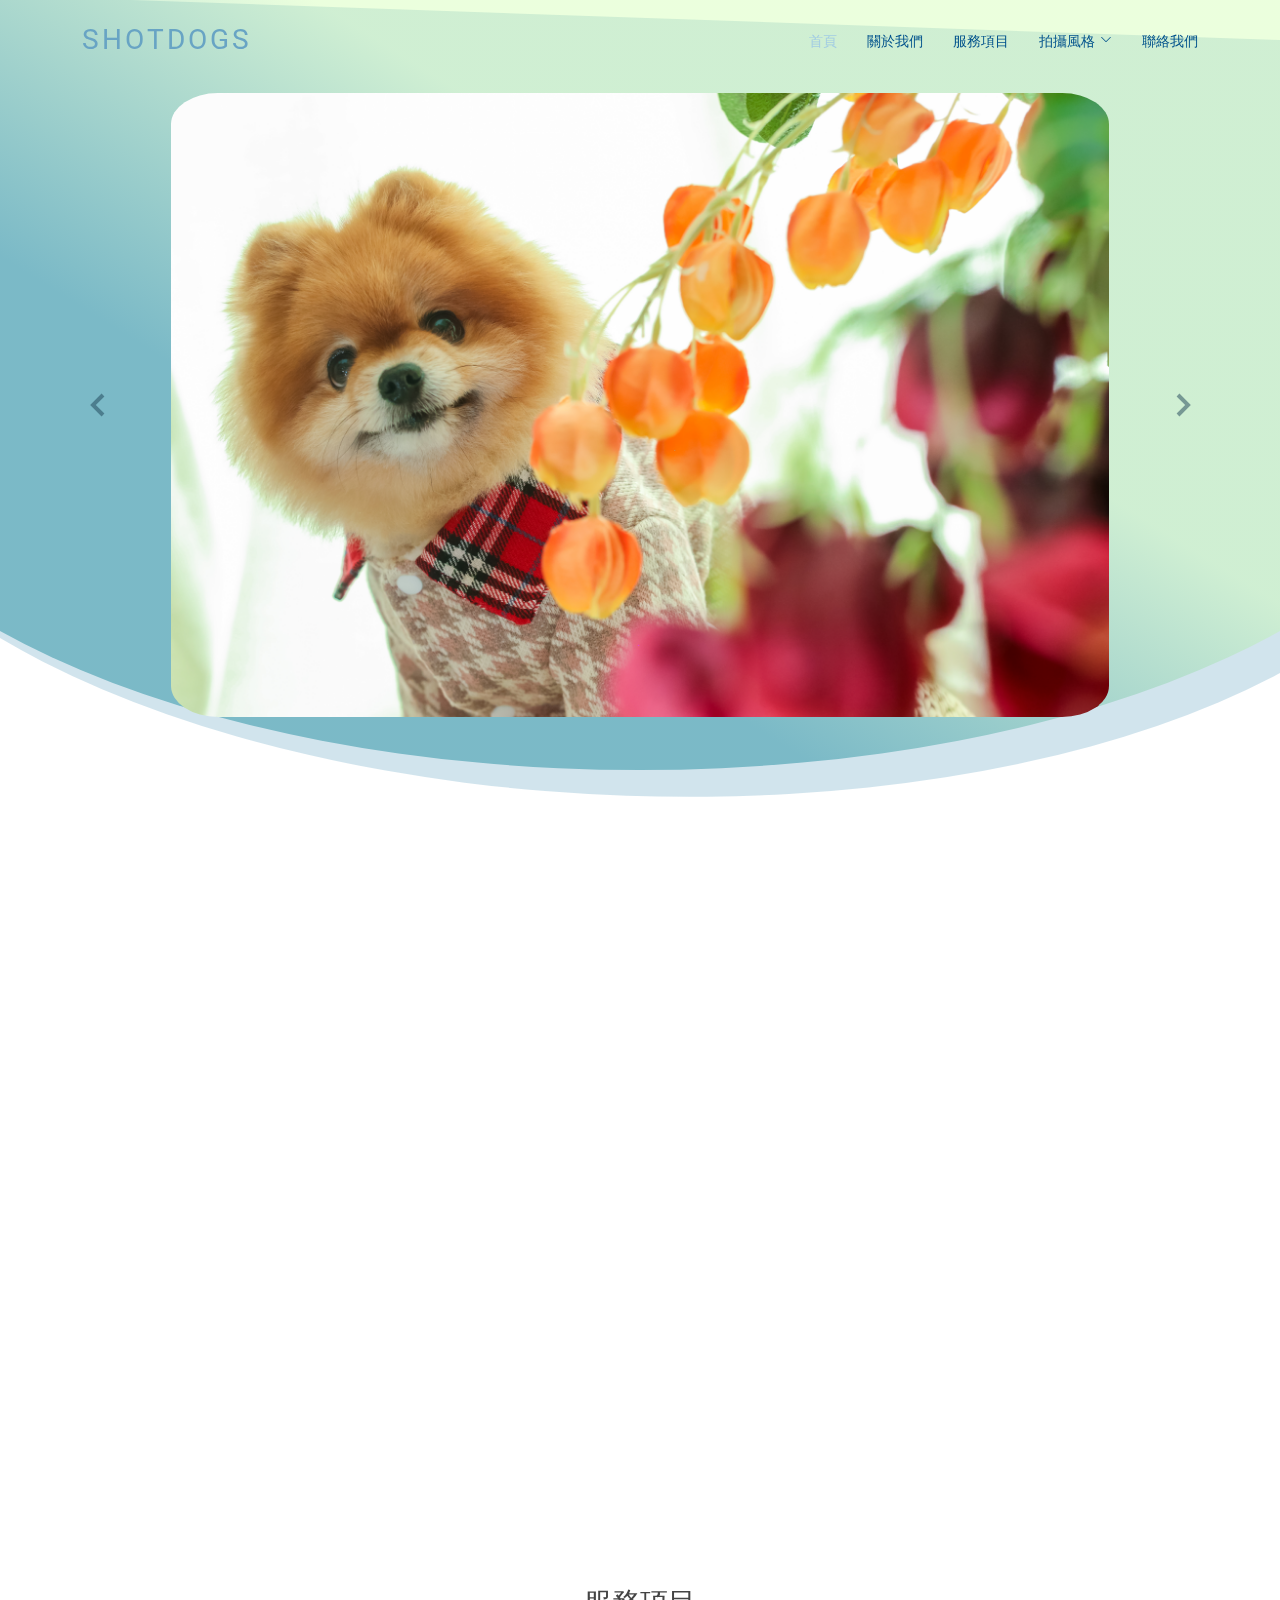
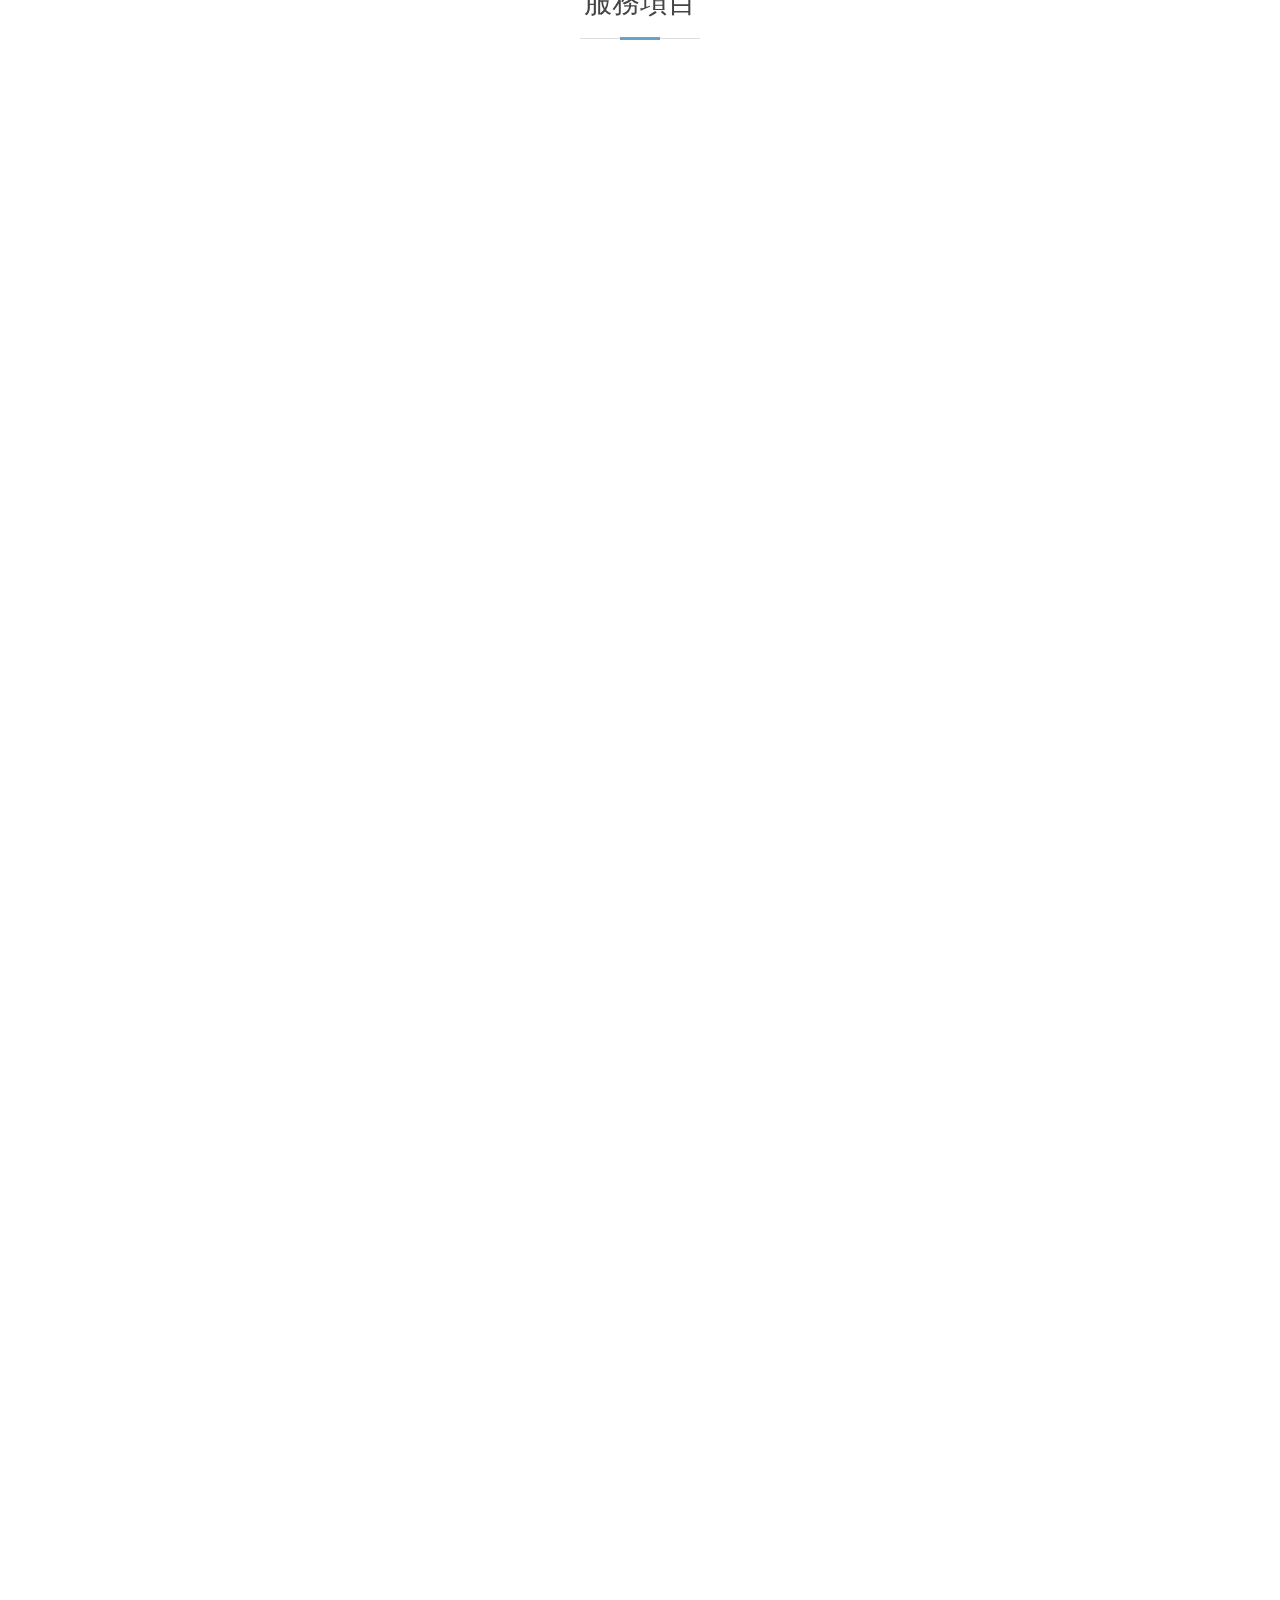
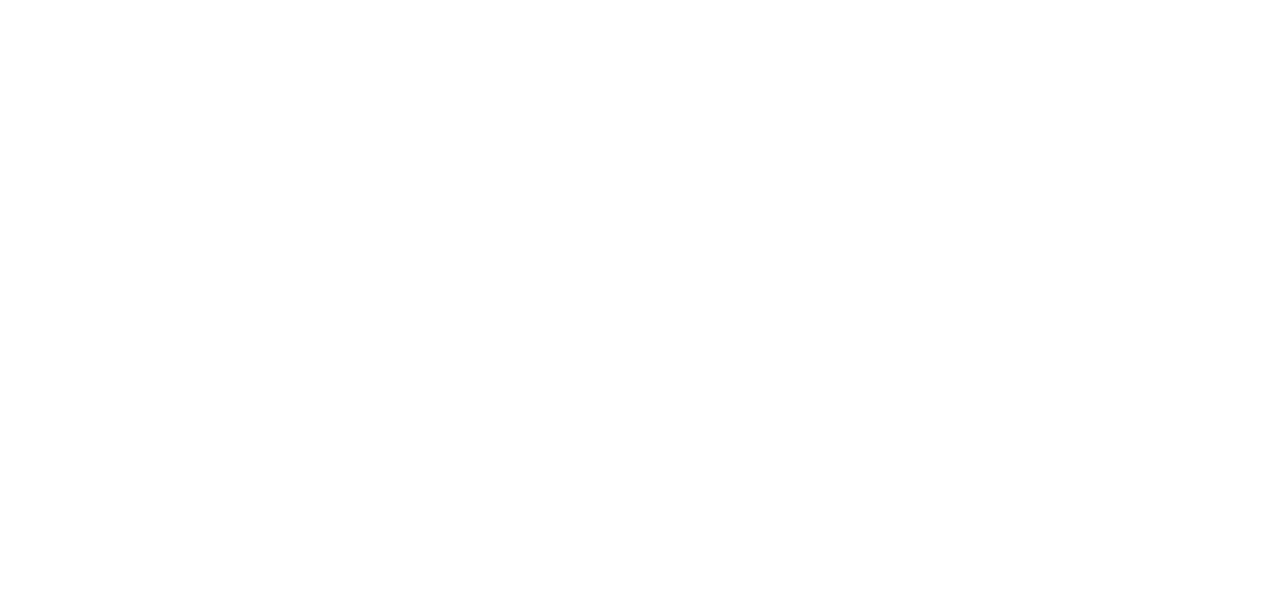
<file: index.html>
<!DOCTYPE html>
<html lang="en">

<head>
  <meta charset="utf-8">
  <meta content="width=device-width, initial-scale=1.0" name="viewport">

  <title>Shotdog</title>
  <meta content="2004年開始，ShotDogs發展路線拓展至全方位領域專業攝影。店面規模也由原地下一樓擴大至八德路店面。為了維持ShotDogs追求一致的品質，所有的攝影師、人員篩選訓練、場景設計、產品設計、整體包裝、製作都是統籌由台北總店規劃與執行，其中唯一不變的信仰只有對於”專業”與”服務”的堅持，並永續延續下去。 顯示較少內容" name="description">
  <meta content="寵物, 寵物寫真, 狗狗, 貓咪, 攝影, 寵物攝影, 戶外攝影, 親子攝影, 特殊攝影, 棚內攝影, 寵物婚紗," name="keywords">
  <meta property="og:image" content="assets/img/500x500.png"> 
  <meta property="og:title" content="ShotDogs發展路線拓展至全方位領域專業攝影">

  <!-- Favicons -->
  <link href="assets/img/favicon.png" rel="icon">
  <link href="assets/img/500x500.png" rel="icon">


  <!-- Google Fonts -->
  <link href="https://fonts.googleapis.com/css?family=Open+Sans:300,300i,400,400i,600,600i,700,700i|Roboto:300,300i,400,400i,500,500i,700,700i&display=swap" rel="stylesheet">

  <!-- Vendor CSS Files -->
  <link href="assets/vendor/animate.css/animate.min.css" rel="stylesheet">
  <link href="assets/vendor/aos/aos.css" rel="stylesheet">
  <link href="assets/vendor/bootstrap/css/bootstrap.min.css" rel="stylesheet">
  <link href="assets/vendor/bootstrap-icons/bootstrap-icons.css" rel="stylesheet">
  <link href="assets/vendor/boxicons/css/boxicons.min.css" rel="stylesheet">
  <link href="assets/vendor/glightbox/css/glightbox.min.css" rel="stylesheet">
  <link href="assets/vendor/swiper/swiper-bundle.min.css" rel="stylesheet">

  <!-- Template Main CSS File -->
  <link href="assets/css/style.css" rel="stylesheet">

  <!-- =======================================================
  * Template Name: Moderna - v4.4.0
  * Template URL: https://bootstrapmade.com/free-bootstrap-template-corporate-moderna/
  * Author: BootstrapMade.com
  * License: https://bootstrapmade.com/license/
  ======================================================== -->
</head>

<body>

  <!-- ======= Header ======= -->
  <header id="header" class="fixed-top d-flex align-items-center header-transparent">
    <div class="container d-flex justify-content-between align-items-center">

      <div class="logo">
        <h1 class="text-light"><a href="index.html"><span>Shotdogs</span></a></h1>
        <!-- Uncomment below if you prefer to use an image logo -->
        <!-- <a href="index.html"><img src="assets/img/logo.png" alt="" class="img-fluid"></a>-->
      </div>

      <nav id="navbar" class="navbar">
        <ul>
          <li><a class="active " href="index.html">首頁</a></li>
          <li><a href="#">關於我們</a></li>
          <li><a href="#">服務項目</a></li>
          <li class="dropdown"><a href="#"><span>拍攝風格</span> <i class="bi bi-chevron-down"></i></a>
            <ul>
              <li><a href="#">狗狗寫真</a></li>
              <!--<li class="dropdown"><a href="#"><span>Deep Drop Down</span> <i class="bi bi-chevron-right"></i></a>
                <ul>
                  <li><a href="#">Deep Drop Down 1</a></li>
                  <li><a href="#">Deep Drop Down 2</a></li>
                  <li><a href="#">Deep Drop Down 3</a></li>
                  <li><a href="#">Deep Drop Down 4</a></li>
                  <li><a href="#">Deep Drop Down 5</a></li>
                </ul>ㄍ
              </li>-->
              <li><a href="#">貓咪寫真</a></li>
              <li><a href="#">其他寵物寫真</a></li>
              <li><a href="#">寵物婚紗</a></li>
            </ul>
          </li>
          <li><a href="#">聯絡我們</a></li>
        </ul>
        <i class="bi bi-list mobile-nav-toggle"></i>
      </nav><!-- .navbar -->

    </div>
  </header><!-- End Header -->

  <!-- ======= Hero Section ======= -->
  <section id="hero" class="d-flex justify-cntent-center align-items-center">
    <div id="heroCarousel" class="container carousel carousel-fade" data-bs-ride="carousel" data-bs-interval="5000">

      <!-- Slide 1 -->
      <div class="carousel-item active">
        <div class="carousel-container">
         
            <div class="loop-001">
              <img src="assets/img/hero-bg.jpg">
            </div>
        </div>
      </div>

      <!-- Slide 2 -->
      <div class="carousel-item">
        <div class="carousel-container">
          
          <div class="loop-001">
              <img src="assets/img/hero-bg2.jpg">
            </div>
        </div>
      </div>

      <!-- Slide 3 -->
      <div class="carousel-item">
        <div class="carousel-container">
          
          <div class="loop-001">
              <img src="assets/img/hero-bg3.jpg">
            </div>
        </div>
      </div>

      <a class="carousel-control-prev" href="#heroCarousel" role="button" data-bs-slide="prev">
        <span class="carousel-control-prev-icon bx bx-chevron-left" aria-hidden="true"></span>
      </a>

      <a class="carousel-control-next" href="#heroCarousel" role="button" data-bs-slide="next">
        <span class="carousel-control-next-icon bx bx-chevron-right" aria-hidden="true"></span>
      </a>

    </div>
  </section><!-- End Hero -->

  <main id="main">

    

    <!-- ======= Why Us Section ======= -->
    <section class="why-us section-bg" data-aos="fade-up" date-aos-delay="200">
      <div class="container">

        <div class="row">
          <div class="col-lg-7 video-box">
            <img src="assets/img/about01.jpg" class="img-fluid" alt="">
            <!-- youtube
              <a href="https://www.youtube.com/watch?v=jDDaplaOz7Q" class="venobox play-btn mb-4" data-vbtype="video" data-autoplay="true"></a
              >-->
          </div>

          <div class="col-lg-5 d-flex flex-column justify-content-center p-5">

            <div class="icon-box">
              
              <h4 class="title"><a href="">攝狗狗品牌故事</a></h4>
              <p class="description">
                ShotDogs廣告寫真創立於2002年4月，開店概念來自於一隻流浪狗妞妞。憑著捕捉寶貝每一瞬間精采回憶的這份熱情，創立了全台灣第一家為寵物專門攝影的寫真公司。<br><br>
                2004年開始，ShotDogs發展路線拓展至全方位領域專業攝影。店面規模也由原地下一樓擴大至八德路店面。為了維持ShotDogs追求一致的品質，所有的攝影師、人員篩選訓練、場景設計、產品設計、整體包裝、製作都是統籌由台北總店規劃與執行，其中唯一不變的信仰只有對於”專業”與”服務”的堅持，並永續延續下去。 顯示較少內容
              </p>
            </div>

          </div>
        </div>

      </div>
    </section><!-- End Why Us Section -->

    <!-- ======= Features Section ======= -->
    <section class="features">
      <div class="container">

        <div class="section-title">
          <h2>服務項目</h2>
          
        </div>

        <div class="row" data-aos="fade-up">
          <div class="col-md-5">
            <img src="assets/img/index-02.jpg" class="img-fluid" alt="">
          </div>
          <div class="col-md-7 pt-4">
            <h3>親子拍攝</h3>
            <p class="fst-italic">
              文字內容
            </p>
            
          </div>
        </div>

        <div class="row" data-aos="fade-up">
          <div class="col-md-5 order-1 order-md-2">
            <img src="assets/img/index-04.jpg" class="img-fluid" alt="">
          </div>
          <div class="col-md-7 pt-5 order-2 order-md-1">
            <h3>戶外拍攝</h3>
            <p class="fst-italic">
              文字內容
            </p>
            
          </div>
        </div>

        <div class="row" data-aos="fade-up">
          <div class="col-md-5">
            <img src="assets/img/index-03.jpg" class="img-fluid" alt="">
          </div>
          <div class="col-md-7 pt-5">
            <h3>特殊服裝</h3>
            <p>文字內容</p>
            <ul>
              
            </ul>
          </div>
        </div>

        <div class="row" data-aos="fade-up">
          <div class="col-md-5 order-1 order-md-2">
            <img src="assets/img/index-01.jpg" class="img-fluid" alt="">
          </div>
          <div class="col-md-7 pt-5 order-2 order-md-1">
            <h3>室內影棚</h3>
            <p class="fst-italic">
              文字內容
            </p>
            
          </div>
        </div>

      </div>
    </section><!-- End Features Section -->

  </main><!-- End #main -->

  <!-- ======= Footer ======= -->
  <footer id="footer" data-aos="fade-up" data-aos-easing="ease-in-out" data-aos-duration="500">
    <div class="footer-top">
      <div class="container">
        <div class="row">
          <div class="col-lg-3 col-md-6 footer-contact">
            <h4>聯絡我們</h4>
            <p>
              台北市松山區光復南路68號
              <br><br>
              <strong>Phone:</strong> <a href="tel:+886-2578-8809">(02)2578-8809</a><br>
              <strong>line:</strong> <a href="https://lin.ee/SCmEXFf">官方line</a><br>
            </p>

          </div>

          <div class="col-lg-3 col-md-6 footer-info">
            <h3>相關連結</h3>
            <p>
              
            </p>
            <div class="social-links mt-3">
              <a href="#" class="twitter"><i class="bx bxl-twitter"></i></a>
              <a href="#" class="facebook"><i class="bx bxl-facebook"></i></a>
              <a href="#" class="instagram"><i class="bx bxl-instagram"></i></a>
              <a href="#" class="linkedin"><i class="bx bxl-linkedin"></i></a>
            </div>
          </div>

          <div class="col-lg-6 col-md-6">
            <iframe src="https://www.google.com/maps/embed?pb=!1m18!1m12!1m3!1d3614.6687207580544!2d121.55534171575707!3d25.04531418396696!2m3!1f0!2f0!3f0!3m2!1i1024!2i768!4f13.1!3m3!1m2!1s0x3442abc0e7b16331%3A0x5aef8738e6c56f4b!2zMTA15Y-w5YyX5biC5p2-5bGx5Y2A5YWJ5b6p5Y2X6LevNjjomZ8!5e0!3m2!1szh-TW!2stw!4v1635412969854!5m2!1szh-TW!2stw" width="100%" height="250" style="border:0;" allowfullscreen="" loading="lazy"></iframe>
          </div>

        </div>
      </div>
    </div>

    <div class="container">
      <div class="copyright">
        &copy; Copyright <strong><span>Moderna</span></strong>. All Rights Reserved
      </div>
      <div class="credits">
        <!-- All the links in the footer should remain intact. -->
        <!-- You can delete the links only if you purchased the pro version. -->
        <!-- Licensing information: https://bootstrapmade.com/license/ -->
        <!-- Purchase the pro version with working PHP/AJAX contact form: https://bootstrapmade.com/free-bootstrap-template-corporate-moderna/ -->
        Designed by <a href="https://bootstrapmade.com/">ShotDog</a>
      </div>
    </div>
  </footer><!-- End Footer -->

  <a href="#" class="back-to-top d-flex align-items-center justify-content-center"><i class="bi bi-arrow-up-short"></i></a>

  <!-- Vendor JS Files -->
  <script src="assets/vendor/aos/aos.js"></script>
  <script src="assets/vendor/bootstrap/js/bootstrap.bundle.min.js"></script>
  <script src="assets/vendor/glightbox/js/glightbox.min.js"></script>
  <script src="assets/vendor/isotope-layout/isotope.pkgd.min.js"></script>
  <script src="assets/vendor/php-email-form/validate.js"></script>
  <script src="assets/vendor/purecounter/purecounter.js"></script>
  <script src="assets/vendor/swiper/swiper-bundle.min.js"></script>
  <script src="assets/vendor/waypoints/noframework.waypoints.js"></script>

  <!-- Template Main JS File -->
  <script src="assets/js/main.js"></script>

</body>

</html>
</file>
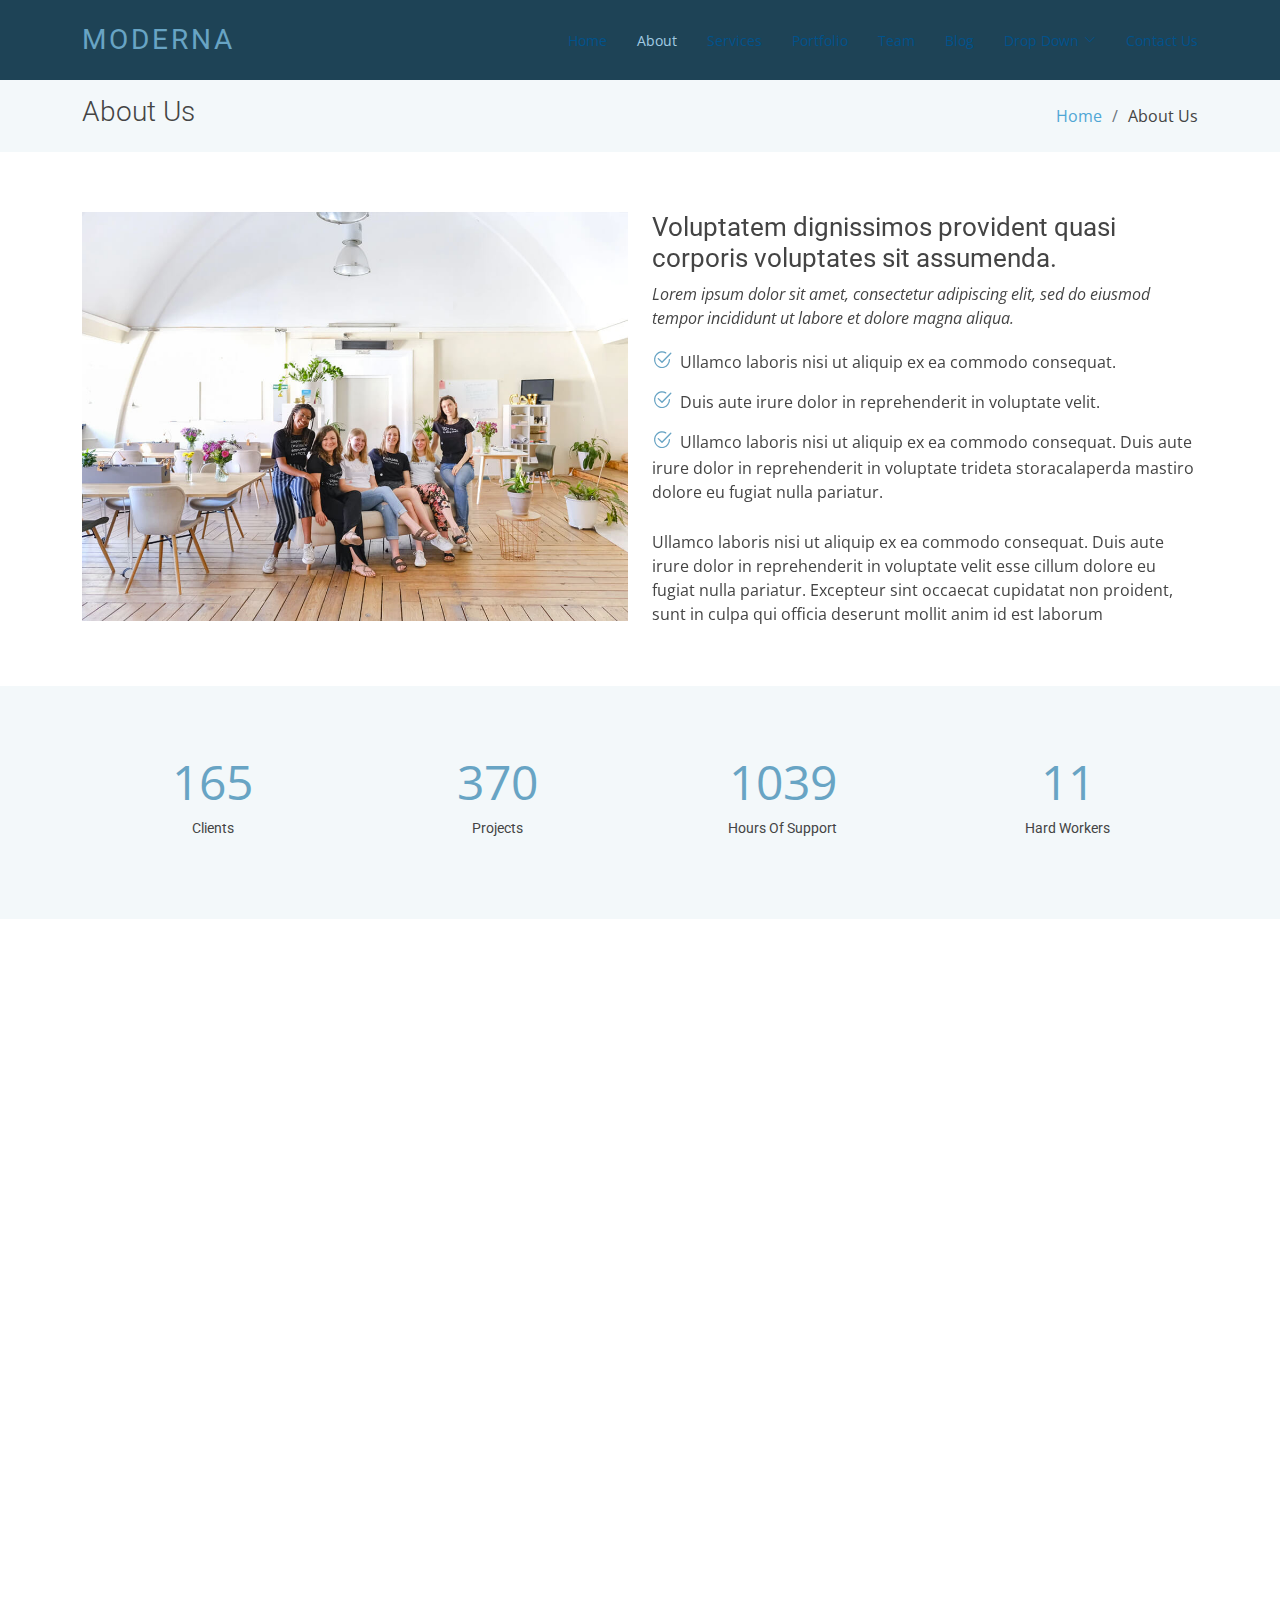
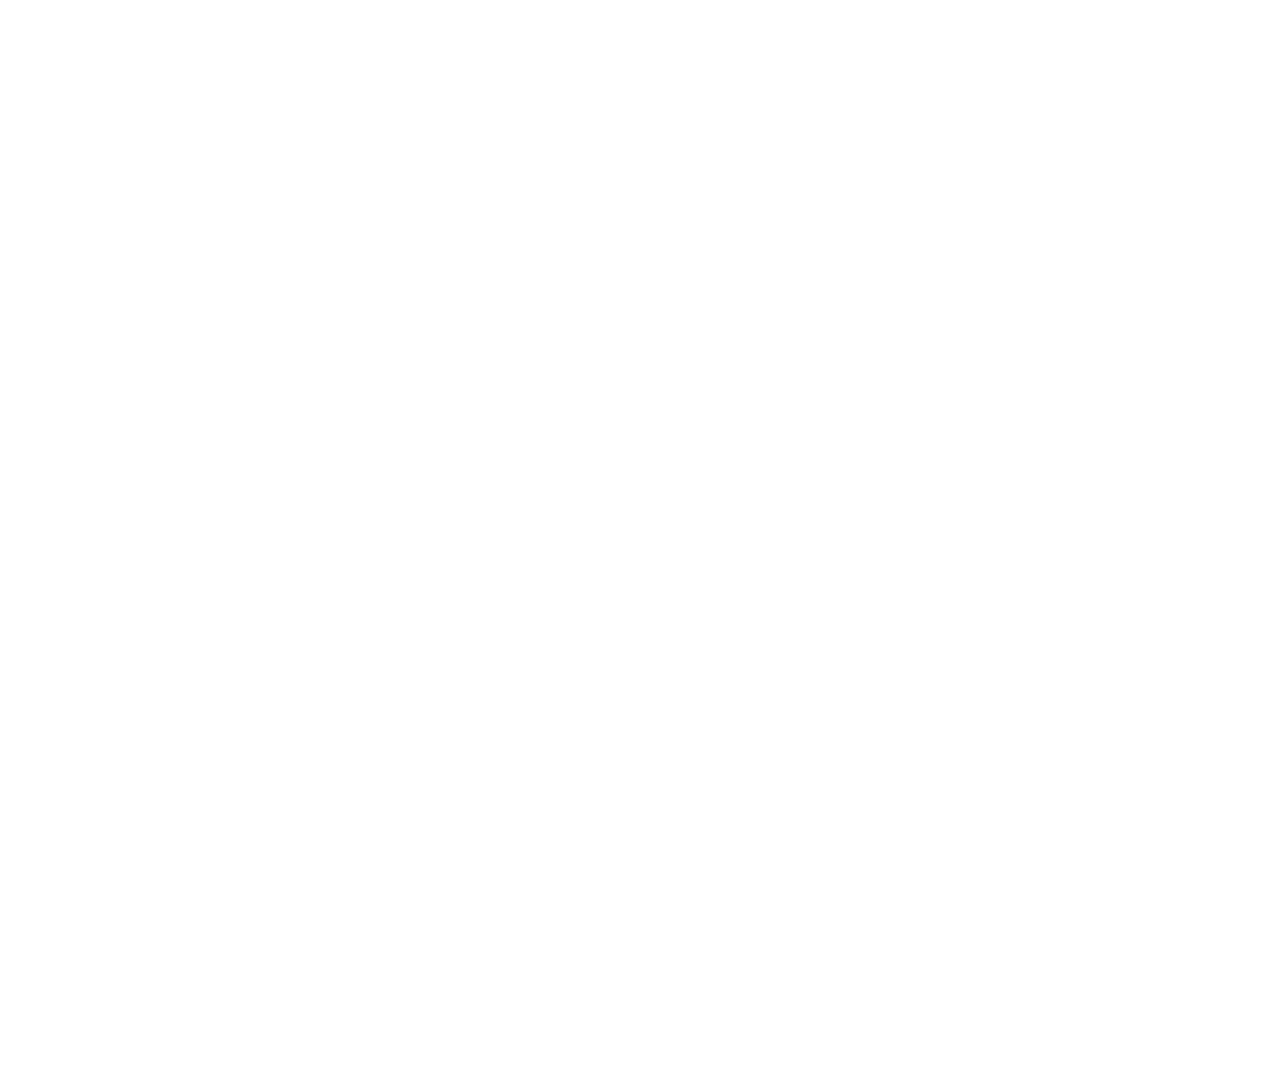
<file: about.html>
<!DOCTYPE html>
<html lang="en">

<head>
  <meta charset="utf-8">
  <meta content="width=device-width, initial-scale=1.0" name="viewport">

  <title>About - Moderna Bootstrap Template</title>
  <meta content="" name="description">
  <meta content="" name="keywords">

  <!-- Favicons -->
  <link href="assets/img/favicon.png" rel="icon">
  <link href="assets/img/apple-touch-icon.png" rel="apple-touch-icon">

  <!-- Google Fonts -->
  <link href="https://fonts.googleapis.com/css?family=Open+Sans:300,300i,400,400i,600,600i,700,700i|Roboto:300,300i,400,400i,500,500i,700,700i&display=swap" rel="stylesheet">

  <!-- Vendor CSS Files -->
  <link href="assets/vendor/animate.css/animate.min.css" rel="stylesheet">
  <link href="assets/vendor/aos/aos.css" rel="stylesheet">
  <link href="assets/vendor/bootstrap/css/bootstrap.min.css" rel="stylesheet">
  <link href="assets/vendor/bootstrap-icons/bootstrap-icons.css" rel="stylesheet">
  <link href="assets/vendor/boxicons/css/boxicons.min.css" rel="stylesheet">
  <link href="assets/vendor/glightbox/css/glightbox.min.css" rel="stylesheet">
  <link href="assets/vendor/swiper/swiper-bundle.min.css" rel="stylesheet">

  <!-- Template Main CSS File -->
  <link href="assets/css/style.css" rel="stylesheet">

  <!-- =======================================================
  * Template Name: Moderna - v4.4.0
  * Template URL: https://bootstrapmade.com/free-bootstrap-template-corporate-moderna/
  * Author: BootstrapMade.com
  * License: https://bootstrapmade.com/license/
  ======================================================== -->
</head>

<body>

  <!-- ======= Header ======= -->
  <header id="header" class="fixed-top d-flex align-items-center ">
    <div class="container d-flex justify-content-between align-items-center">

      <div class="logo">
        <h1 class="text-light"><a href="index.html"><span>Moderna</span></a></h1>
        <!-- Uncomment below if you prefer to use an image logo -->
        <!-- <a href="index.html"><img src="assets/img/logo.png" alt="" class="img-fluid"></a>-->
      </div>

      <nav id="navbar" class="navbar">
        <ul>
          <li><a class="" href="index.html">Home</a></li>
          <li><a class="active" href="about.html">About</a></li>
          <li><a href="services.html">Services</a></li>
          <li><a href="portfolio.html">Portfolio</a></li>
          <li><a href="team.html">Team</a></li>
          <li><a href="blog.html">Blog</a></li>
          <li class="dropdown"><a href="#"><span>Drop Down</span> <i class="bi bi-chevron-down"></i></a>
            <ul>
              <li><a href="#">Drop Down 1</a></li>
              <li class="dropdown"><a href="#"><span>Deep Drop Down</span> <i class="bi bi-chevron-right"></i></a>
                <ul>
                  <li><a href="#">Deep Drop Down 1</a></li>
                  <li><a href="#">Deep Drop Down 2</a></li>
                  <li><a href="#">Deep Drop Down 3</a></li>
                  <li><a href="#">Deep Drop Down 4</a></li>
                  <li><a href="#">Deep Drop Down 5</a></li>
                </ul>
              </li>
              <li><a href="#">Drop Down 2</a></li>
              <li><a href="#">Drop Down 3</a></li>
              <li><a href="#">Drop Down 4</a></li>
            </ul>
          </li>
          <li><a href="contact.html">Contact Us</a></li>
        </ul>
        <i class="bi bi-list mobile-nav-toggle"></i>
      </nav><!-- .navbar -->

    </div>
  </header><!-- End Header -->

  <main id="main">

    <!-- ======= About Us Section ======= -->
    <section class="breadcrumbs">
      <div class="container">

        <div class="d-flex justify-content-between align-items-center">
          <h2>About Us</h2>
          <ol>
            <li><a href="index.html">Home</a></li>
            <li>About Us</li>
          </ol>
        </div>

      </div>
    </section><!-- End About Us Section -->

    <!-- ======= About Section ======= -->
    <section class="about" data-aos="fade-up">
      <div class="container">

        <div class="row">
          <div class="col-lg-6">
            <img src="assets/img/about.jpg" class="img-fluid" alt="">
          </div>
          <div class="col-lg-6 pt-4 pt-lg-0">
            <h3>Voluptatem dignissimos provident quasi corporis voluptates sit assumenda.</h3>
            <p class="fst-italic">
              Lorem ipsum dolor sit amet, consectetur adipiscing elit, sed do eiusmod tempor incididunt ut labore et dolore
              magna aliqua.
            </p>
            <ul>
              <li><i class="bi bi-check2-circle"></i> Ullamco laboris nisi ut aliquip ex ea commodo consequat.</li>
              <li><i class="bi bi-check2-circle"></i> Duis aute irure dolor in reprehenderit in voluptate velit.</li>
              <li><i class="bi bi-check2-circle"></i> Ullamco laboris nisi ut aliquip ex ea commodo consequat. Duis aute irure dolor in reprehenderit in voluptate trideta storacalaperda mastiro dolore eu fugiat nulla pariatur.</li>
            </ul>
            <p>
              Ullamco laboris nisi ut aliquip ex ea commodo consequat. Duis aute irure dolor in reprehenderit in voluptate
              velit esse cillum dolore eu fugiat nulla pariatur. Excepteur sint occaecat cupidatat non proident, sunt in
              culpa qui officia deserunt mollit anim id est laborum
            </p>
          </div>
        </div>

      </div>
    </section><!-- End About Section -->

    <!-- ======= Facts Section ======= -->
    <section class="facts section-bg" data-aos="fade-up">
      <div class="container">

        <div class="row counters">

          <div class="col-lg-3 col-6 text-center">
            <span data-purecounter-start="0" data-purecounter-end="232" data-purecounter-duration="1" class="purecounter"></span>
            <p>Clients</p>
          </div>

          <div class="col-lg-3 col-6 text-center">
            <span data-purecounter-start="0" data-purecounter-end="521" data-purecounter-duration="1" class="purecounter"></span>
            <p>Projects</p>
          </div>

          <div class="col-lg-3 col-6 text-center">
            <span data-purecounter-start="0" data-purecounter-end="1463" data-purecounter-duration="1" class="purecounter"></span>
            <p>Hours Of Support</p>
          </div>

          <div class="col-lg-3 col-6 text-center">
            <span data-purecounter-start="0" data-purecounter-end="15" data-purecounter-duration="1" class="purecounter"></span>
            <p>Hard Workers</p>
          </div>

        </div>

      </div>
    </section><!-- End Facts Section -->

    <!-- ======= Our Skills Section ======= -->
    <section class="skills" data-aos="fade-up">
      <div class="container">

        <div class="section-title">
          <h2>Our Skills</h2>
          <p>Magnam dolores commodi suscipit. Necessitatibus eius consequatur ex aliquid fuga eum quidem. Sit sint consectetur velit. Quisquam quos quisquam cupiditate. Et nemo qui impedit suscipit alias ea. Quia fugiat sit in iste officiis commodi quidem hic quas.</p>
        </div>

        <div class="skills-content">

          <div class="progress">
            <div class="progress-bar bg-success" role="progressbar" aria-valuenow="100" aria-valuemin="0" aria-valuemax="100">
              <span class="skill">HTML <i class="val">100%</i></span>
            </div>
          </div>

          <div class="progress">
            <div class="progress-bar bg-info" role="progressbar" aria-valuenow="90" aria-valuemin="0" aria-valuemax="100">
              <span class="skill">CSS <i class="val">90%</i></span>
            </div>
          </div>

          <div class="progress">
            <div class="progress-bar bg-warning" role="progressbar" aria-valuenow="75" aria-valuemin="0" aria-valuemax="100">
              <span class="skill">JavaScript <i class="val">75%</i></span>
            </div>
          </div>

          <div class="progress">
            <div class="progress-bar bg-danger" role="progressbar" aria-valuenow="55" aria-valuemin="0" aria-valuemax="100">
              <span class="skill">Photoshop <i class="val">55%</i></span>
            </div>
          </div>

        </div>

      </div>
    </section><!-- End Our Skills Section -->

    <!-- ======= Tetstimonials Section ======= -->
    <section class="testimonials" data-aos="fade-up">
      <div class="container">

        <div class="section-title">
          <h2>Tetstimonials</h2>
          <p>Magnam dolores commodi suscipit. Necessitatibus eius consequatur ex aliquid fuga eum quidem. Sit sint consectetur velit. Quisquam quos quisquam cupiditate. Et nemo qui impedit suscipit alias ea. Quia fugiat sit in iste officiis commodi quidem hic quas.</p>
        </div>

        <div class="testimonials-carousel swiper-container">
          <div class="swiper-wrapper">
            <div class="testimonial-item swiper-slide">
              <img src="assets/img/testimonials/testimonials-1.jpg" class="testimonial-img" alt="">
              <h3>Saul Goodman</h3>
              <h4>Ceo &amp; Founder</h4>
              <p>
                <i class="bx bxs-quote-alt-left quote-icon-left"></i>
                Proin iaculis purus consequat sem cure digni ssim donec porttitora entum suscipit rhoncus. Accusantium quam, ultricies eget id, aliquam eget nibh et. Maecen aliquam, risus at semper.
                <i class="bx bxs-quote-alt-right quote-icon-right"></i>
              </p>
            </div>

            <div class="testimonial-item swiper-slide">
              <img src="assets/img/testimonials/testimonials-2.jpg" class="testimonial-img" alt="">
              <h3>Sara Wilsson</h3>
              <h4>Designer</h4>
              <p>
                <i class="bx bxs-quote-alt-left quote-icon-left"></i>
                Export tempor illum tamen malis malis eram quae irure esse labore quem cillum quid cillum eram malis quorum velit fore eram velit sunt aliqua noster fugiat irure amet legam anim culpa.
                <i class="bx bxs-quote-alt-right quote-icon-right"></i>
              </p>
            </div>

            <div class="testimonial-item swiper-slide">
              <img src="assets/img/testimonials/testimonials-3.jpg" class="testimonial-img" alt="">
              <h3>Jena Karlis</h3>
              <h4>Store Owner</h4>
              <p>
                <i class="bx bxs-quote-alt-left quote-icon-left"></i>
                Enim nisi quem export duis labore cillum quae magna enim sint quorum nulla quem veniam duis minim tempor labore quem eram duis noster aute amet eram fore quis sint minim.
                <i class="bx bxs-quote-alt-right quote-icon-right"></i>
              </p>
            </div>

            <div class="testimonial-item swiper-slide">
              <img src="assets/img/testimonials/testimonials-4.jpg" class="testimonial-img" alt="">
              <h3>Matt Brandon</h3>
              <h4>Freelancer</h4>
              <p>
                <i class="bx bxs-quote-alt-left quote-icon-left"></i>
                Fugiat enim eram quae cillum dolore dolor amet nulla culpa multos export minim fugiat minim velit minim dolor enim duis veniam ipsum anim magna sunt elit fore quem dolore labore illum veniam.
                <i class="bx bxs-quote-alt-right quote-icon-right"></i>
              </p>
            </div>

            <div class="testimonial-item swiper-slide">
              <img src="assets/img/testimonials/testimonials-5.jpg" class="testimonial-img" alt="">
              <h3>John Larson</h3>
              <h4>Entrepreneur</h4>
              <p>
                <i class="bx bxs-quote-alt-left quote-icon-left"></i>
                Quis quorum aliqua sint quem legam fore sunt eram irure aliqua veniam tempor noster veniam enim culpa labore duis sunt culpa nulla illum cillum fugiat legam esse veniam culpa fore nisi cillum quid.
                <i class="bx bxs-quote-alt-right quote-icon-right"></i>
              </p>
            </div>
          </div>
          <div class="swiper-pagination"></div>
        </div>

      </div>
    </section><!-- End Ttstimonials Section -->

  </main><!-- End #main -->

  <!-- ======= Footer ======= -->
  <footer id="footer" data-aos="fade-up" data-aos-easing="ease-in-out" data-aos-duration="500">

    <div class="footer-newsletter">
      <div class="container">
        <div class="row">
          <div class="col-lg-6">
            <h4>Our Newsletter</h4>
            <p>Tamen quem nulla quae legam multos aute sint culpa legam noster magna</p>
          </div>
          <div class="col-lg-6">
            <form action="" method="post">
              <input type="email" name="email"><input type="submit" value="Subscribe">
            </form>
          </div>
        </div>
      </div>
    </div>

    <div class="footer-top">
      <div class="container">
        <div class="row">

          <div class="col-lg-3 col-md-6 footer-links">
            <h4>Useful Links</h4>
            <ul>
              <li><i class="bx bx-chevron-right"></i> <a href="#">Home</a></li>
              <li><i class="bx bx-chevron-right"></i> <a href="#">About us</a></li>
              <li><i class="bx bx-chevron-right"></i> <a href="#">Services</a></li>
              <li><i class="bx bx-chevron-right"></i> <a href="#">Terms of service</a></li>
              <li><i class="bx bx-chevron-right"></i> <a href="#">Privacy policy</a></li>
            </ul>
          </div>

          <div class="col-lg-3 col-md-6 footer-links">
            <h4>Our Services</h4>
            <ul>
              <li><i class="bx bx-chevron-right"></i> <a href="#">Web Design</a></li>
              <li><i class="bx bx-chevron-right"></i> <a href="#">Web Development</a></li>
              <li><i class="bx bx-chevron-right"></i> <a href="#">Product Management</a></li>
              <li><i class="bx bx-chevron-right"></i> <a href="#">Marketing</a></li>
              <li><i class="bx bx-chevron-right"></i> <a href="#">Graphic Design</a></li>
            </ul>
          </div>

          <div class="col-lg-3 col-md-6 footer-contact">
            <h4>Contact Us</h4>
            <p>
              A108 Adam Street <br>
              New York, NY 535022<br>
              United States <br><br>
              <strong>Phone:</strong> +1 5589 55488 55<br>
              <strong>Email:</strong> info@example.com<br>
            </p>

          </div>

          <div class="col-lg-3 col-md-6 footer-info">
            <h3>About Moderna</h3>
            <p>Cras fermentum odio eu feugiat lide par naso tierra. Justo eget nada terra videa magna derita valies darta donna mare fermentum iaculis eu non diam phasellus.</p>
            <div class="social-links mt-3">
              <a href="#" class="twitter"><i class="bx bxl-twitter"></i></a>
              <a href="#" class="facebook"><i class="bx bxl-facebook"></i></a>
              <a href="#" class="instagram"><i class="bx bxl-instagram"></i></a>
              <a href="#" class="linkedin"><i class="bx bxl-linkedin"></i></a>
            </div>
          </div>

        </div>
      </div>
    </div>

    <div class="container">
      <div class="copyright">
        &copy; Copyright <strong><span>Moderna</span></strong>. All Rights Reserved
      </div>
      <div class="credits">
        <!-- All the links in the footer should remain intact. -->
        <!-- You can delete the links only if you purchased the pro version. -->
        <!-- Licensing information: https://bootstrapmade.com/license/ -->
        <!-- Purchase the pro version with working PHP/AJAX contact form: https://bootstrapmade.com/free-bootstrap-template-corporate-moderna/ -->
        Designed by <a href="https://bootstrapmade.com/">BootstrapMade</a>
      </div>
    </div>
  </footer><!-- End Footer -->

  <a href="#" class="back-to-top d-flex align-items-center justify-content-center"><i class="bi bi-arrow-up-short"></i></a>

  <!-- Vendor JS Files -->
  <script src="assets/vendor/aos/aos.js"></script>
  <script src="assets/vendor/bootstrap/js/bootstrap.bundle.min.js"></script>
  <script src="assets/vendor/glightbox/js/glightbox.min.js"></script>
  <script src="assets/vendor/isotope-layout/isotope.pkgd.min.js"></script>
  <script src="assets/vendor/php-email-form/validate.js"></script>
  <script src="assets/vendor/purecounter/purecounter.js"></script>
  <script src="assets/vendor/swiper/swiper-bundle.min.js"></script>
  <script src="assets/vendor/waypoints/noframework.waypoints.js"></script>

  <!-- Template Main JS File -->
  <script src="assets/js/main.js"></script>

</body>

</html>
</file>
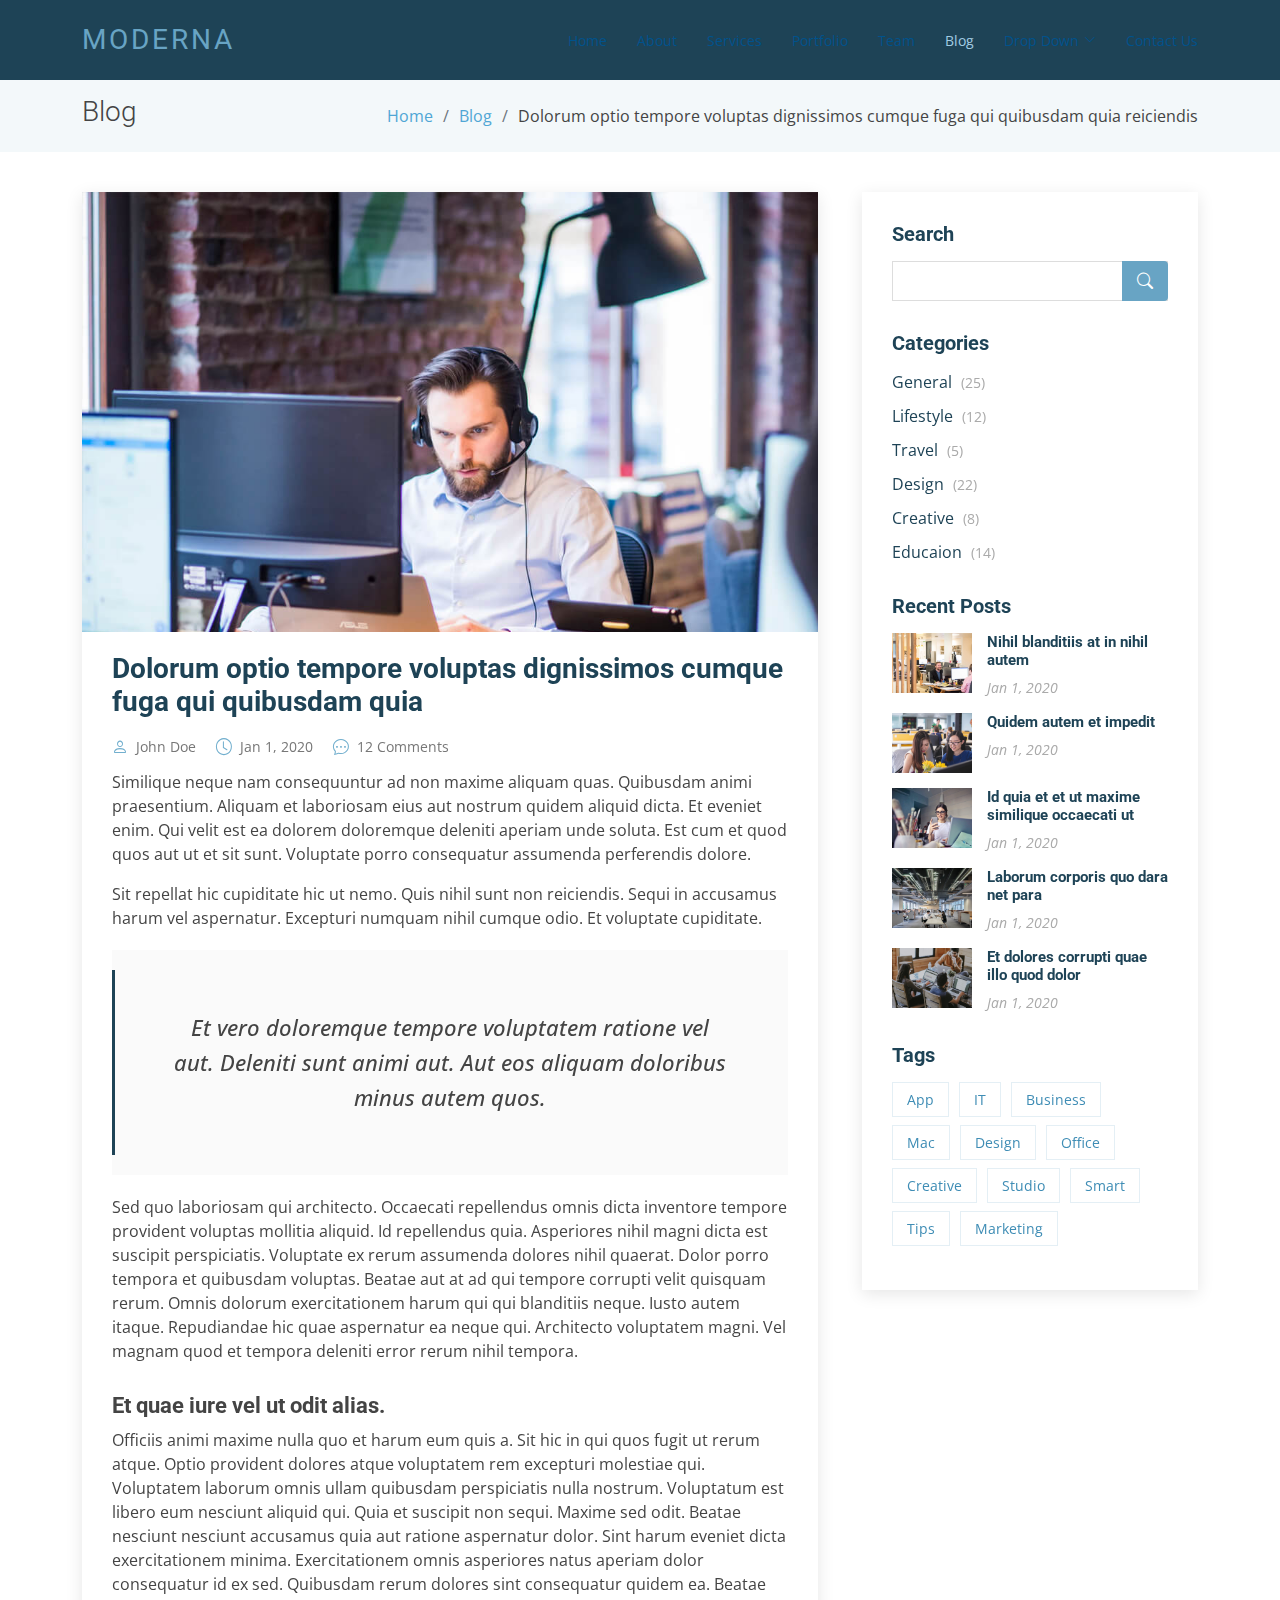
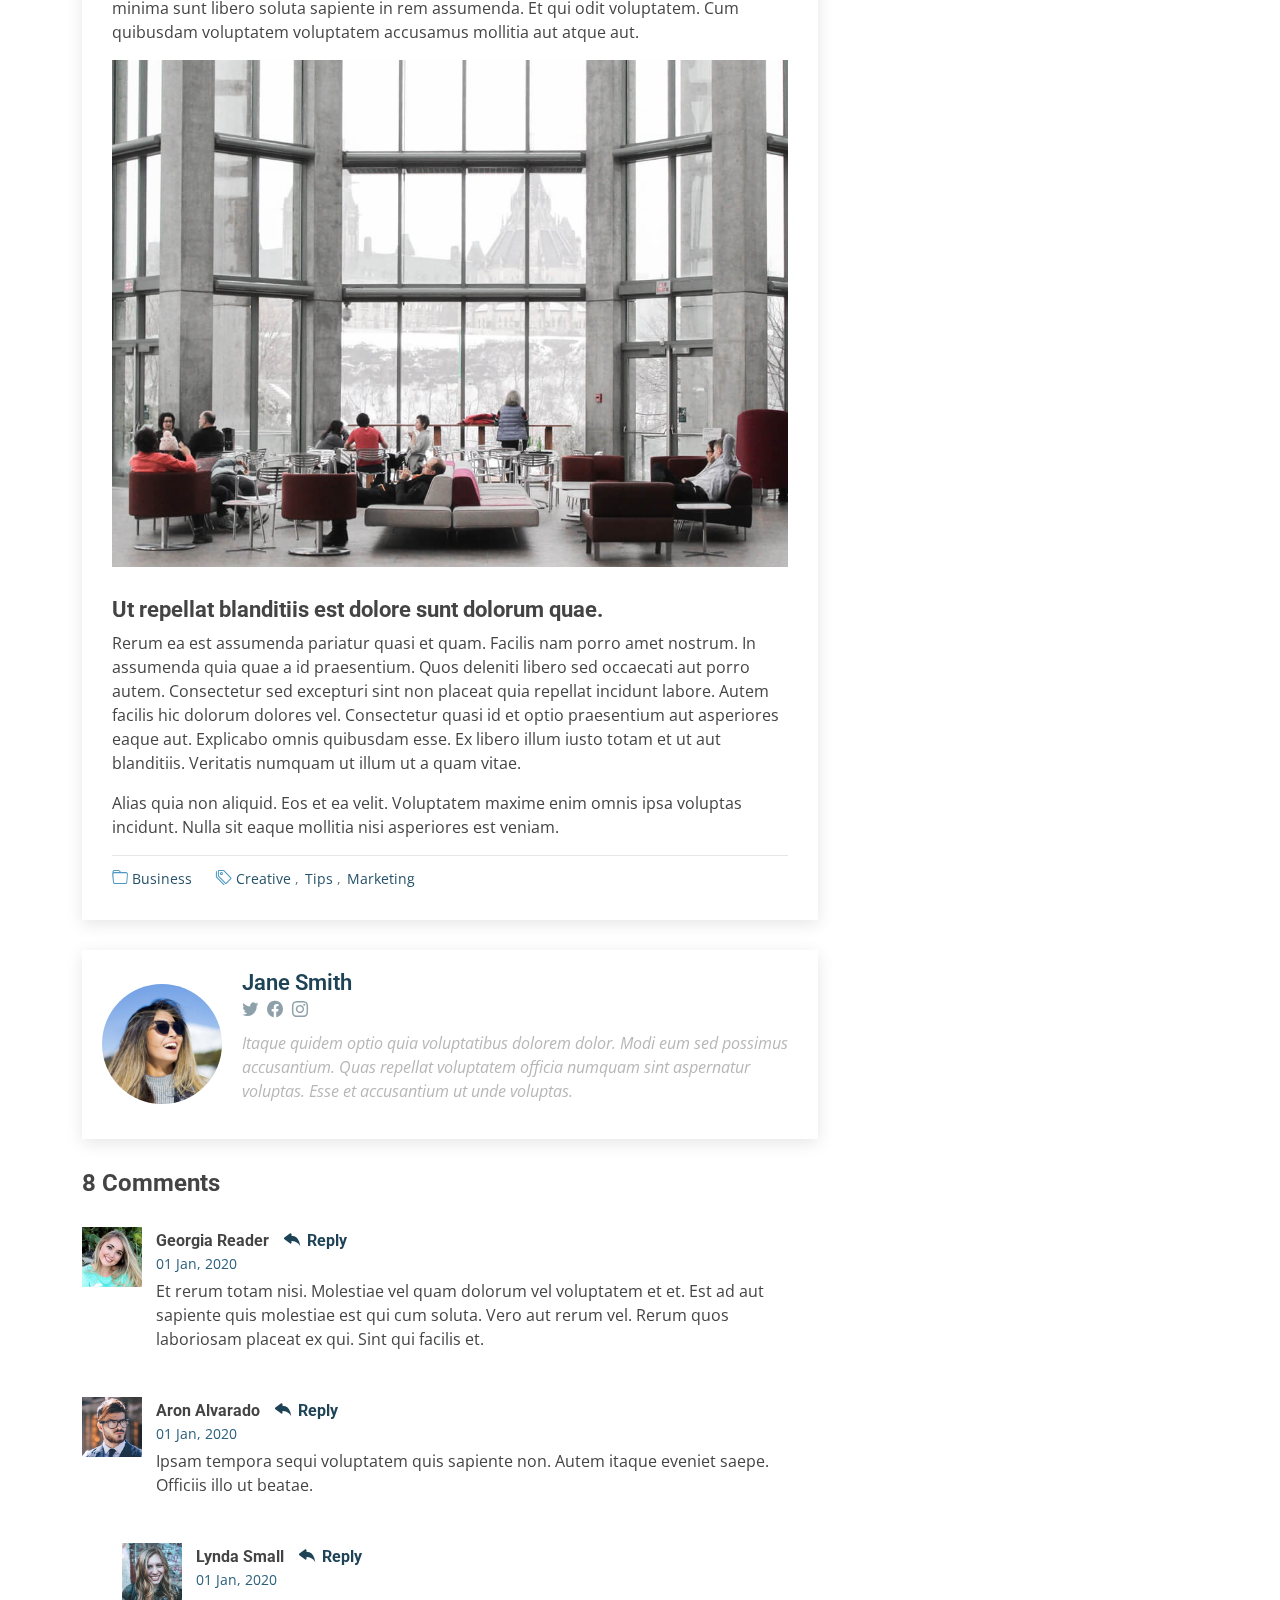
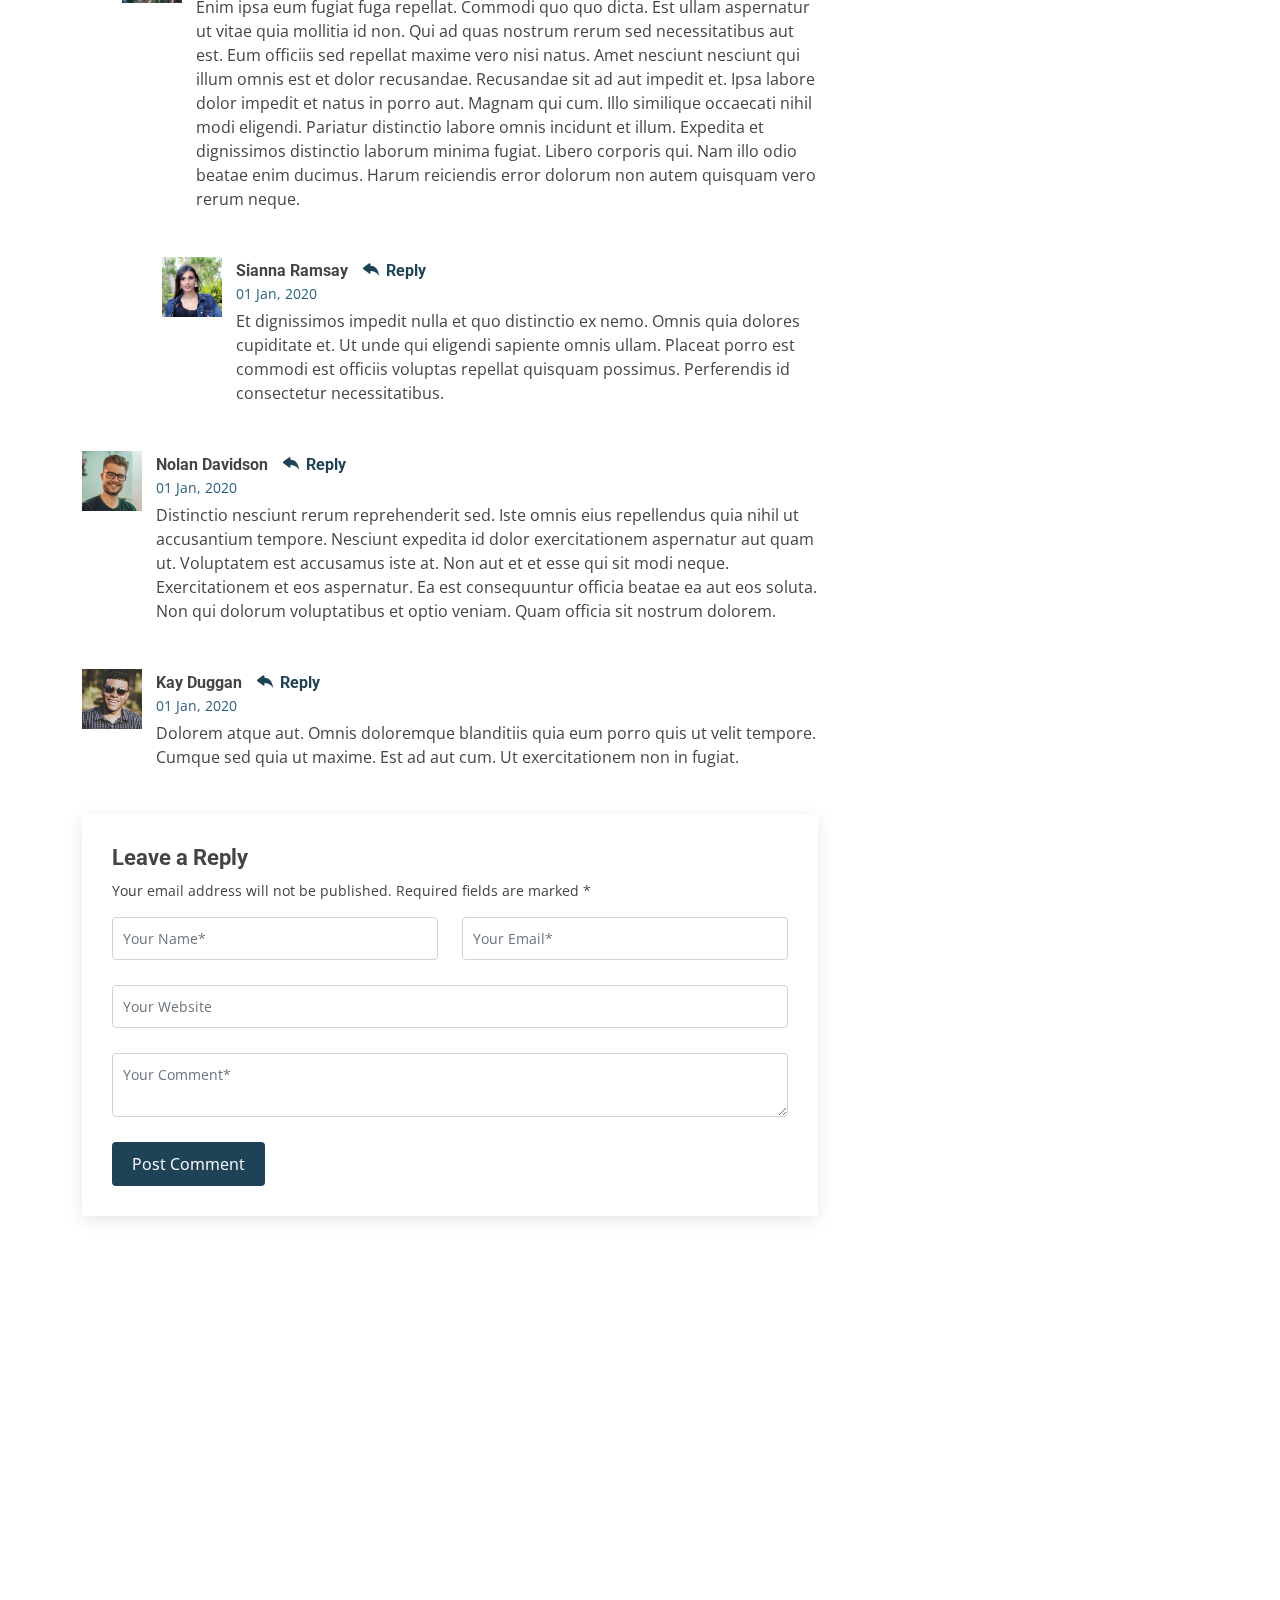
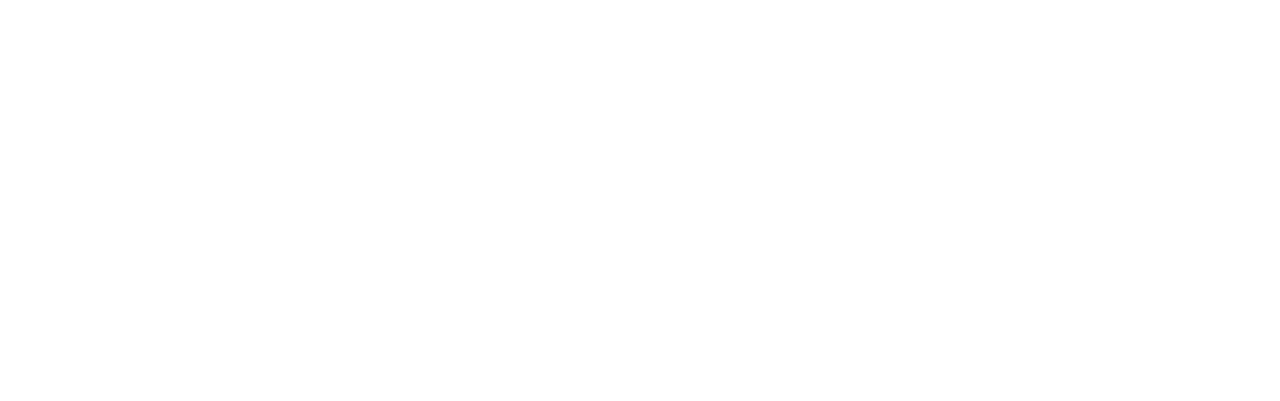
<file: blog-single.html>
<!DOCTYPE html>
<html lang="en">

<head>
  <meta charset="utf-8">
  <meta content="width=device-width, initial-scale=1.0" name="viewport">

  <title>Blog Single - Moderna Bootstrap Template</title>
  <meta content="" name="description">
  <meta content="" name="keywords">

  <!-- Favicons -->
  <link href="assets/img/favicon.png" rel="icon">
  <link href="assets/img/apple-touch-icon.png" rel="apple-touch-icon">

  <!-- Google Fonts -->
  <link href="https://fonts.googleapis.com/css?family=Open+Sans:300,300i,400,400i,600,600i,700,700i|Roboto:300,300i,400,400i,500,500i,700,700i&display=swap" rel="stylesheet">

  <!-- Vendor CSS Files -->
  <link href="assets/vendor/animate.css/animate.min.css" rel="stylesheet">
  <link href="assets/vendor/aos/aos.css" rel="stylesheet">
  <link href="assets/vendor/bootstrap/css/bootstrap.min.css" rel="stylesheet">
  <link href="assets/vendor/bootstrap-icons/bootstrap-icons.css" rel="stylesheet">
  <link href="assets/vendor/boxicons/css/boxicons.min.css" rel="stylesheet">
  <link href="assets/vendor/glightbox/css/glightbox.min.css" rel="stylesheet">
  <link href="assets/vendor/swiper/swiper-bundle.min.css" rel="stylesheet">

  <!-- Template Main CSS File -->
  <link href="assets/css/style.css" rel="stylesheet">

  <!-- =======================================================
  * Template Name: Moderna - v4.4.0
  * Template URL: https://bootstrapmade.com/free-bootstrap-template-corporate-moderna/
  * Author: BootstrapMade.com
  * License: https://bootstrapmade.com/license/
  ======================================================== -->
</head>

<body>

  <!-- ======= Header ======= -->
  <header id="header" class="fixed-top d-flex align-items-center ">
    <div class="container d-flex justify-content-between align-items-center">

      <div class="logo">
        <h1 class="text-light"><a href="index.html"><span>Moderna</span></a></h1>
        <!-- Uncomment below if you prefer to use an image logo -->
        <!-- <a href="index.html"><img src="assets/img/logo.png" alt="" class="img-fluid"></a>-->
      </div>

      <nav id="navbar" class="navbar">
        <ul>
          <li><a class="" href="index.html">Home</a></li>
          <li><a href="about.html">About</a></li>
          <li><a href="services.html">Services</a></li>
          <li><a href="portfolio.html">Portfolio</a></li>
          <li><a href="team.html">Team</a></li>
          <li><a class="active" href="blog.html">Blog</a></li>
          <li class="dropdown"><a href="#"><span>Drop Down</span> <i class="bi bi-chevron-down"></i></a>
            <ul>
              <li><a href="#">Drop Down 1</a></li>
              <li class="dropdown"><a href="#"><span>Deep Drop Down</span> <i class="bi bi-chevron-right"></i></a>
                <ul>
                  <li><a href="#">Deep Drop Down 1</a></li>
                  <li><a href="#">Deep Drop Down 2</a></li>
                  <li><a href="#">Deep Drop Down 3</a></li>
                  <li><a href="#">Deep Drop Down 4</a></li>
                  <li><a href="#">Deep Drop Down 5</a></li>
                </ul>
              </li>
              <li><a href="#">Drop Down 2</a></li>
              <li><a href="#">Drop Down 3</a></li>
              <li><a href="#">Drop Down 4</a></li>
            </ul>
          </li>
          <li><a href="contact.html">Contact Us</a></li>
        </ul>
        <i class="bi bi-list mobile-nav-toggle"></i>
      </nav><!-- .navbar -->

    </div>
  </header><!-- End Header -->

  <main id="main">

    <!-- ======= Blog Section ======= -->
    <section class="breadcrumbs">
      <div class="container">

        <div class="d-flex justify-content-between align-items-center">
          <h2>Blog</h2>

          <ol>
            <li><a href="index.html">Home</a></li>
            <li><a href="blog.html">Blog</a></li>
            <li>Dolorum optio tempore voluptas dignissimos cumque fuga qui quibusdam quia reiciendis</li>
          </ol>
        </div>

      </div>
    </section><!-- End Blog Section -->

    <!-- ======= Blog Single Section ======= -->
    <section id="blog" class="blog">
      <div class="container" data-aos="fade-up">

        <div class="row">

          <div class="col-lg-8 entries">

            <article class="entry entry-single">

              <div class="entry-img">
                <img src="assets/img/blog/blog-1.jpg" alt="" class="img-fluid">
              </div>

              <h2 class="entry-title">
                <a href="blog-single.html">Dolorum optio tempore voluptas dignissimos cumque fuga qui quibusdam quia</a>
              </h2>

              <div class="entry-meta">
                <ul>
                  <li class="d-flex align-items-center"><i class="bi bi-person"></i> <a href="blog-single.html">John Doe</a></li>
                  <li class="d-flex align-items-center"><i class="bi bi-clock"></i> <a href="blog-single.html"><time datetime="2020-01-01">Jan 1, 2020</time></a></li>
                  <li class="d-flex align-items-center"><i class="bi bi-chat-dots"></i> <a href="blog-single.html">12 Comments</a></li>
                </ul>
              </div>

              <div class="entry-content">
                <p>
                  Similique neque nam consequuntur ad non maxime aliquam quas. Quibusdam animi praesentium. Aliquam et laboriosam eius aut nostrum quidem aliquid dicta.
                  Et eveniet enim. Qui velit est ea dolorem doloremque deleniti aperiam unde soluta. Est cum et quod quos aut ut et sit sunt. Voluptate porro consequatur assumenda perferendis dolore.
                </p>

                <p>
                  Sit repellat hic cupiditate hic ut nemo. Quis nihil sunt non reiciendis. Sequi in accusamus harum vel aspernatur. Excepturi numquam nihil cumque odio. Et voluptate cupiditate.
                </p>

                <blockquote>
                  <p>
                    Et vero doloremque tempore voluptatem ratione vel aut. Deleniti sunt animi aut. Aut eos aliquam doloribus minus autem quos.
                  </p>
                </blockquote>

                <p>
                  Sed quo laboriosam qui architecto. Occaecati repellendus omnis dicta inventore tempore provident voluptas mollitia aliquid. Id repellendus quia. Asperiores nihil magni dicta est suscipit perspiciatis. Voluptate ex rerum assumenda dolores nihil quaerat.
                  Dolor porro tempora et quibusdam voluptas. Beatae aut at ad qui tempore corrupti velit quisquam rerum. Omnis dolorum exercitationem harum qui qui blanditiis neque.
                  Iusto autem itaque. Repudiandae hic quae aspernatur ea neque qui. Architecto voluptatem magni. Vel magnam quod et tempora deleniti error rerum nihil tempora.
                </p>

                <h3>Et quae iure vel ut odit alias.</h3>
                <p>
                  Officiis animi maxime nulla quo et harum eum quis a. Sit hic in qui quos fugit ut rerum atque. Optio provident dolores atque voluptatem rem excepturi molestiae qui. Voluptatem laborum omnis ullam quibusdam perspiciatis nulla nostrum. Voluptatum est libero eum nesciunt aliquid qui.
                  Quia et suscipit non sequi. Maxime sed odit. Beatae nesciunt nesciunt accusamus quia aut ratione aspernatur dolor. Sint harum eveniet dicta exercitationem minima. Exercitationem omnis asperiores natus aperiam dolor consequatur id ex sed. Quibusdam rerum dolores sint consequatur quidem ea.
                  Beatae minima sunt libero soluta sapiente in rem assumenda. Et qui odit voluptatem. Cum quibusdam voluptatem voluptatem accusamus mollitia aut atque aut.
                </p>
                <img src="assets/img/blog/blog-inside-post.jpg" class="img-fluid" alt="">

                <h3>Ut repellat blanditiis est dolore sunt dolorum quae.</h3>
                <p>
                  Rerum ea est assumenda pariatur quasi et quam. Facilis nam porro amet nostrum. In assumenda quia quae a id praesentium. Quos deleniti libero sed occaecati aut porro autem. Consectetur sed excepturi sint non placeat quia repellat incidunt labore. Autem facilis hic dolorum dolores vel.
                  Consectetur quasi id et optio praesentium aut asperiores eaque aut. Explicabo omnis quibusdam esse. Ex libero illum iusto totam et ut aut blanditiis. Veritatis numquam ut illum ut a quam vitae.
                </p>
                <p>
                  Alias quia non aliquid. Eos et ea velit. Voluptatem maxime enim omnis ipsa voluptas incidunt. Nulla sit eaque mollitia nisi asperiores est veniam.
                </p>

              </div>

              <div class="entry-footer">
                <i class="bi bi-folder"></i>
                <ul class="cats">
                  <li><a href="#">Business</a></li>
                </ul>

                <i class="bi bi-tags"></i>
                <ul class="tags">
                  <li><a href="#">Creative</a></li>
                  <li><a href="#">Tips</a></li>
                  <li><a href="#">Marketing</a></li>
                </ul>
              </div>

            </article><!-- End blog entry -->

            <div class="blog-author d-flex align-items-center">
              <img src="assets/img/blog/blog-author.jpg" class="rounded-circle float-left" alt="">
              <div>
                <h4>Jane Smith</h4>
                <div class="social-links">
                  <a href="https://twitters.com/#"><i class="bi bi-twitter"></i></a>
                  <a href="https://facebook.com/#"><i class="bi bi-facebook"></i></a>
                  <a href="https://instagram.com/#"><i class="biu bi-instagram"></i></a>
                </div>
                <p>
                  Itaque quidem optio quia voluptatibus dolorem dolor. Modi eum sed possimus accusantium. Quas repellat voluptatem officia numquam sint aspernatur voluptas. Esse et accusantium ut unde voluptas.
                </p>
              </div>
            </div><!-- End blog author bio -->

            <div class="blog-comments">

              <h4 class="comments-count">8 Comments</h4>

              <div id="comment-1" class="comment">
                <div class="d-flex">
                  <div class="comment-img"><img src="assets/img/blog/comments-1.jpg" alt=""></div>
                  <div>
                    <h5><a href="">Georgia Reader</a> <a href="#" class="reply"><i class="bi bi-reply-fill"></i> Reply</a></h5>
                    <time datetime="2020-01-01">01 Jan, 2020</time>
                    <p>
                      Et rerum totam nisi. Molestiae vel quam dolorum vel voluptatem et et. Est ad aut sapiente quis molestiae est qui cum soluta.
                      Vero aut rerum vel. Rerum quos laboriosam placeat ex qui. Sint qui facilis et.
                    </p>
                  </div>
                </div>
              </div><!-- End comment #1 -->

              <div id="comment-2" class="comment">
                <div class="d-flex">
                  <div class="comment-img"><img src="assets/img/blog/comments-2.jpg" alt=""></div>
                  <div>
                    <h5><a href="">Aron Alvarado</a> <a href="#" class="reply"><i class="bi bi-reply-fill"></i> Reply</a></h5>
                    <time datetime="2020-01-01">01 Jan, 2020</time>
                    <p>
                      Ipsam tempora sequi voluptatem quis sapiente non. Autem itaque eveniet saepe. Officiis illo ut beatae.
                    </p>
                  </div>
                </div>

                <div id="comment-reply-1" class="comment comment-reply">
                  <div class="d-flex">
                    <div class="comment-img"><img src="assets/img/blog/comments-3.jpg" alt=""></div>
                    <div>
                      <h5><a href="">Lynda Small</a> <a href="#" class="reply"><i class="bi bi-reply-fill"></i> Reply</a></h5>
                      <time datetime="2020-01-01">01 Jan, 2020</time>
                      <p>
                        Enim ipsa eum fugiat fuga repellat. Commodi quo quo dicta. Est ullam aspernatur ut vitae quia mollitia id non. Qui ad quas nostrum rerum sed necessitatibus aut est. Eum officiis sed repellat maxime vero nisi natus. Amet nesciunt nesciunt qui illum omnis est et dolor recusandae.

                        Recusandae sit ad aut impedit et. Ipsa labore dolor impedit et natus in porro aut. Magnam qui cum. Illo similique occaecati nihil modi eligendi. Pariatur distinctio labore omnis incidunt et illum. Expedita et dignissimos distinctio laborum minima fugiat.

                        Libero corporis qui. Nam illo odio beatae enim ducimus. Harum reiciendis error dolorum non autem quisquam vero rerum neque.
                      </p>
                    </div>
                  </div>

                  <div id="comment-reply-2" class="comment comment-reply">
                    <div class="d-flex">
                      <div class="comment-img"><img src="assets/img/blog/comments-4.jpg" alt=""></div>
                      <div>
                        <h5><a href="">Sianna Ramsay</a> <a href="#" class="reply"><i class="bi bi-reply-fill"></i> Reply</a></h5>
                        <time datetime="2020-01-01">01 Jan, 2020</time>
                        <p>
                          Et dignissimos impedit nulla et quo distinctio ex nemo. Omnis quia dolores cupiditate et. Ut unde qui eligendi sapiente omnis ullam. Placeat porro est commodi est officiis voluptas repellat quisquam possimus. Perferendis id consectetur necessitatibus.
                        </p>
                      </div>
                    </div>

                  </div><!-- End comment reply #2-->

                </div><!-- End comment reply #1-->

              </div><!-- End comment #2-->

              <div id="comment-3" class="comment">
                <div class="d-flex">
                  <div class="comment-img"><img src="assets/img/blog/comments-5.jpg" alt=""></div>
                  <div>
                    <h5><a href="">Nolan Davidson</a> <a href="#" class="reply"><i class="bi bi-reply-fill"></i> Reply</a></h5>
                    <time datetime="2020-01-01">01 Jan, 2020</time>
                    <p>
                      Distinctio nesciunt rerum reprehenderit sed. Iste omnis eius repellendus quia nihil ut accusantium tempore. Nesciunt expedita id dolor exercitationem aspernatur aut quam ut. Voluptatem est accusamus iste at.
                      Non aut et et esse qui sit modi neque. Exercitationem et eos aspernatur. Ea est consequuntur officia beatae ea aut eos soluta. Non qui dolorum voluptatibus et optio veniam. Quam officia sit nostrum dolorem.
                    </p>
                  </div>
                </div>

              </div><!-- End comment #3 -->

              <div id="comment-4" class="comment">
                <div class="d-flex">
                  <div class="comment-img"><img src="assets/img/blog/comments-6.jpg" alt=""></div>
                  <div>
                    <h5><a href="">Kay Duggan</a> <a href="#" class="reply"><i class="bi bi-reply-fill"></i> Reply</a></h5>
                    <time datetime="2020-01-01">01 Jan, 2020</time>
                    <p>
                      Dolorem atque aut. Omnis doloremque blanditiis quia eum porro quis ut velit tempore. Cumque sed quia ut maxime. Est ad aut cum. Ut exercitationem non in fugiat.
                    </p>
                  </div>
                </div>

              </div><!-- End comment #4 -->

              <div class="reply-form">
                <h4>Leave a Reply</h4>
                <p>Your email address will not be published. Required fields are marked * </p>
                <form action="">
                  <div class="row">
                    <div class="col-md-6 form-group">
                      <input name="name" type="text" class="form-control" placeholder="Your Name*">
                    </div>
                    <div class="col-md-6 form-group">
                      <input name="email" type="text" class="form-control" placeholder="Your Email*">
                    </div>
                  </div>
                  <div class="row">
                    <div class="col form-group">
                      <input name="website" type="text" class="form-control" placeholder="Your Website">
                    </div>
                  </div>
                  <div class="row">
                    <div class="col form-group">
                      <textarea name="comment" class="form-control" placeholder="Your Comment*"></textarea>
                    </div>
                  </div>
                  <button type="submit" class="btn btn-primary">Post Comment</button>

                </form>

              </div>

            </div><!-- End blog comments -->

          </div><!-- End blog entries list -->

          <div class="col-lg-4">

            <div class="sidebar">

              <h3 class="sidebar-title">Search</h3>
              <div class="sidebar-item search-form">
                <form action="">
                  <input type="text">
                  <button type="submit"><i class="bi bi-search"></i></button>
                </form>
              </div><!-- End sidebar search formn-->

              <h3 class="sidebar-title">Categories</h3>
              <div class="sidebar-item categories">
                <ul>
                  <li><a href="#">General <span>(25)</span></a></li>
                  <li><a href="#">Lifestyle <span>(12)</span></a></li>
                  <li><a href="#">Travel <span>(5)</span></a></li>
                  <li><a href="#">Design <span>(22)</span></a></li>
                  <li><a href="#">Creative <span>(8)</span></a></li>
                  <li><a href="#">Educaion <span>(14)</span></a></li>
                </ul>
              </div><!-- End sidebar categories-->

              <h3 class="sidebar-title">Recent Posts</h3>
              <div class="sidebar-item recent-posts">
                <div class="post-item clearfix">
                  <img src="assets/img/blog/blog-recent-1.jpg" alt="">
                  <h4><a href="blog-single.html">Nihil blanditiis at in nihil autem</a></h4>
                  <time datetime="2020-01-01">Jan 1, 2020</time>
                </div>

                <div class="post-item clearfix">
                  <img src="assets/img/blog/blog-recent-2.jpg" alt="">
                  <h4><a href="blog-single.html">Quidem autem et impedit</a></h4>
                  <time datetime="2020-01-01">Jan 1, 2020</time>
                </div>

                <div class="post-item clearfix">
                  <img src="assets/img/blog/blog-recent-3.jpg" alt="">
                  <h4><a href="blog-single.html">Id quia et et ut maxime similique occaecati ut</a></h4>
                  <time datetime="2020-01-01">Jan 1, 2020</time>
                </div>

                <div class="post-item clearfix">
                  <img src="assets/img/blog/blog-recent-4.jpg" alt="">
                  <h4><a href="blog-single.html">Laborum corporis quo dara net para</a></h4>
                  <time datetime="2020-01-01">Jan 1, 2020</time>
                </div>

                <div class="post-item clearfix">
                  <img src="assets/img/blog/blog-recent-5.jpg" alt="">
                  <h4><a href="blog-single.html">Et dolores corrupti quae illo quod dolor</a></h4>
                  <time datetime="2020-01-01">Jan 1, 2020</time>
                </div>

              </div><!-- End sidebar recent posts-->

              <h3 class="sidebar-title">Tags</h3>
              <div class="sidebar-item tags">
                <ul>
                  <li><a href="#">App</a></li>
                  <li><a href="#">IT</a></li>
                  <li><a href="#">Business</a></li>
                  <li><a href="#">Mac</a></li>
                  <li><a href="#">Design</a></li>
                  <li><a href="#">Office</a></li>
                  <li><a href="#">Creative</a></li>
                  <li><a href="#">Studio</a></li>
                  <li><a href="#">Smart</a></li>
                  <li><a href="#">Tips</a></li>
                  <li><a href="#">Marketing</a></li>
                </ul>
              </div><!-- End sidebar tags-->

            </div><!-- End sidebar -->

          </div><!-- End blog sidebar -->

        </div>

      </div>
    </section><!-- End Blog Single Section -->

  </main><!-- End #main -->

  <!-- ======= Footer ======= -->
  <footer id="footer" data-aos="fade-up" data-aos-easing="ease-in-out" data-aos-duration="500">

    <div class="footer-newsletter">
      <div class="container">
        <div class="row">
          <div class="col-lg-6">
            <h4>Our Newsletter</h4>
            <p>Tamen quem nulla quae legam multos aute sint culpa legam noster magna</p>
          </div>
          <div class="col-lg-6">
            <form action="" method="post">
              <input type="email" name="email"><input type="submit" value="Subscribe">
            </form>
          </div>
        </div>
      </div>
    </div>

    <div class="footer-top">
      <div class="container">
        <div class="row">

          <div class="col-lg-3 col-md-6 footer-links">
            <h4>Useful Links</h4>
            <ul>
              <li><i class="bx bx-chevron-right"></i> <a href="#">Home</a></li>
              <li><i class="bx bx-chevron-right"></i> <a href="#">About us</a></li>
              <li><i class="bx bx-chevron-right"></i> <a href="#">Services</a></li>
              <li><i class="bx bx-chevron-right"></i> <a href="#">Terms of service</a></li>
              <li><i class="bx bx-chevron-right"></i> <a href="#">Privacy policy</a></li>
            </ul>
          </div>

          <div class="col-lg-3 col-md-6 footer-links">
            <h4>Our Services</h4>
            <ul>
              <li><i class="bx bx-chevron-right"></i> <a href="#">Web Design</a></li>
              <li><i class="bx bx-chevron-right"></i> <a href="#">Web Development</a></li>
              <li><i class="bx bx-chevron-right"></i> <a href="#">Product Management</a></li>
              <li><i class="bx bx-chevron-right"></i> <a href="#">Marketing</a></li>
              <li><i class="bx bx-chevron-right"></i> <a href="#">Graphic Design</a></li>
            </ul>
          </div>

          <div class="col-lg-3 col-md-6 footer-contact">
            <h4>Contact Us</h4>
            <p>
              A108 Adam Street <br>
              New York, NY 535022<br>
              United States <br><br>
              <strong>Phone:</strong> +1 5589 55488 55<br>
              <strong>Email:</strong> info@example.com<br>
            </p>

          </div>

          <div class="col-lg-3 col-md-6 footer-info">
            <h3>About Moderna</h3>
            <p>Cras fermentum odio eu feugiat lide par naso tierra. Justo eget nada terra videa magna derita valies darta donna mare fermentum iaculis eu non diam phasellus.</p>
            <div class="social-links mt-3">
              <a href="#" class="twitter"><i class="bx bxl-twitter"></i></a>
              <a href="#" class="facebook"><i class="bx bxl-facebook"></i></a>
              <a href="#" class="instagram"><i class="bx bxl-instagram"></i></a>
              <a href="#" class="linkedin"><i class="bx bxl-linkedin"></i></a>
            </div>
          </div>

        </div>
      </div>
    </div>

    <div class="container">
      <div class="copyright">
        &copy; Copyright <strong><span>Moderna</span></strong>. All Rights Reserved
      </div>
      <div class="credits">
        <!-- All the links in the footer should remain intact. -->
        <!-- You can delete the links only if you purchased the pro version. -->
        <!-- Licensing information: https://bootstrapmade.com/license/ -->
        <!-- Purchase the pro version with working PHP/AJAX contact form: https://bootstrapmade.com/free-bootstrap-template-corporate-moderna/ -->
        Designed by <a href="https://bootstrapmade.com/">BootstrapMade</a>
      </div>
    </div>
  </footer><!-- End Footer -->

  <a href="#" class="back-to-top d-flex align-items-center justify-content-center"><i class="bi bi-arrow-up-short"></i></a>

  <!-- Vendor JS Files -->
  <script src="assets/vendor/aos/aos.js"></script>
  <script src="assets/vendor/bootstrap/js/bootstrap.bundle.min.js"></script>
  <script src="assets/vendor/glightbox/js/glightbox.min.js"></script>
  <script src="assets/vendor/isotope-layout/isotope.pkgd.min.js"></script>
  <script src="assets/vendor/php-email-form/validate.js"></script>
  <script src="assets/vendor/purecounter/purecounter.js"></script>
  <script src="assets/vendor/swiper/swiper-bundle.min.js"></script>
  <script src="assets/vendor/waypoints/noframework.waypoints.js"></script>

  <!-- Template Main JS File -->
  <script src="assets/js/main.js"></script>

</body>

</html>
</file>
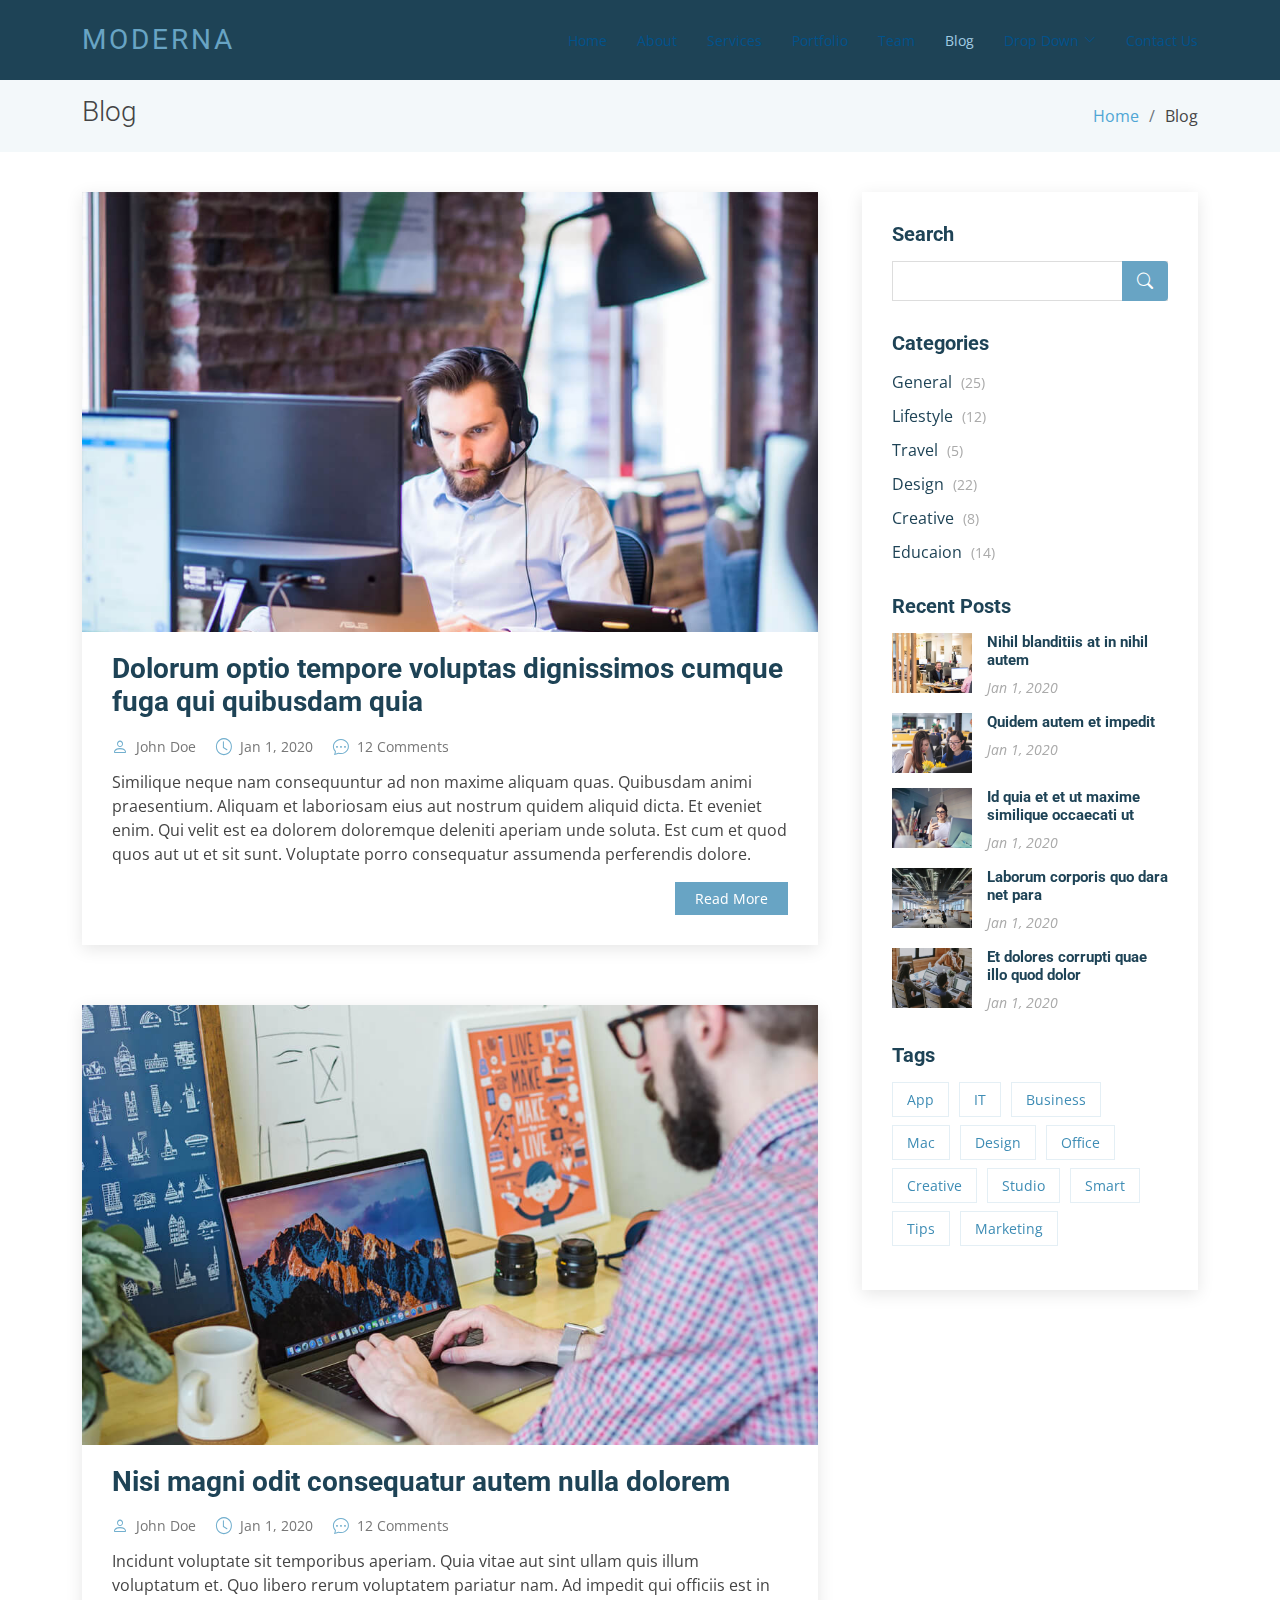
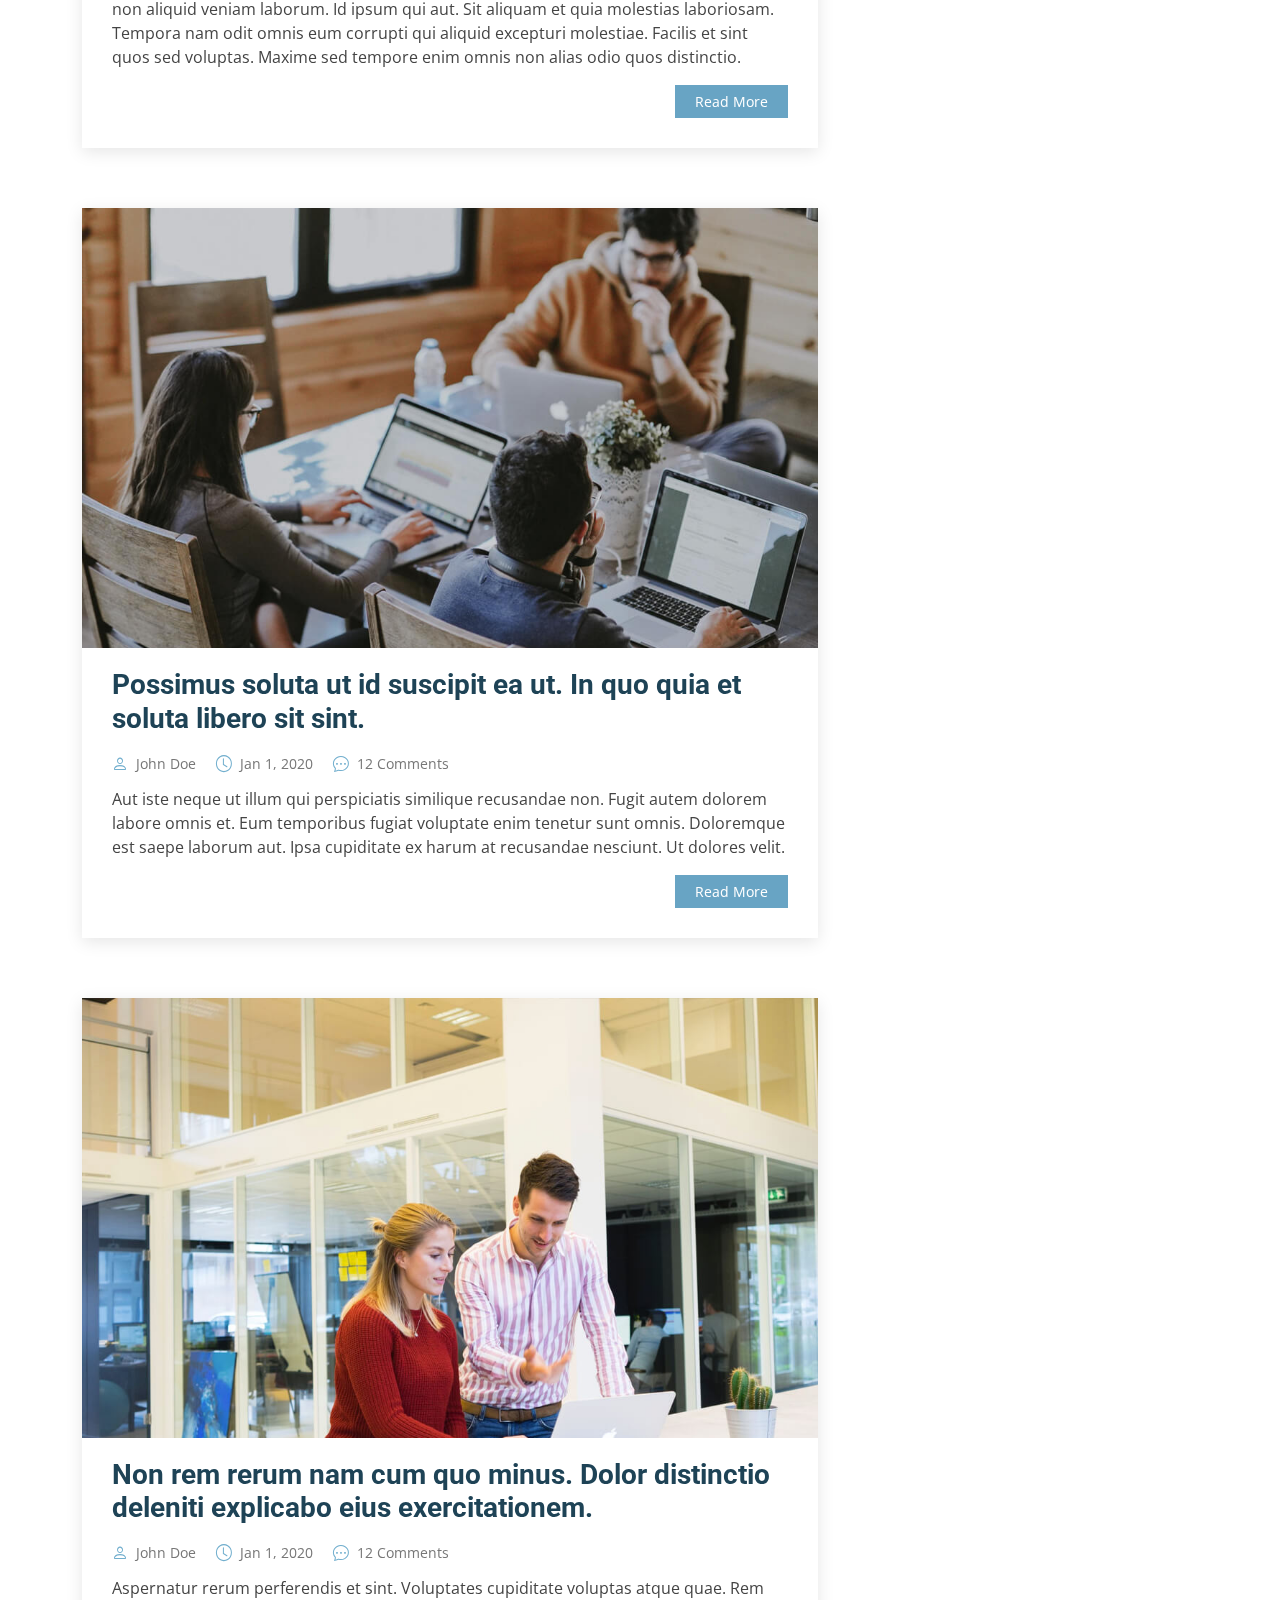
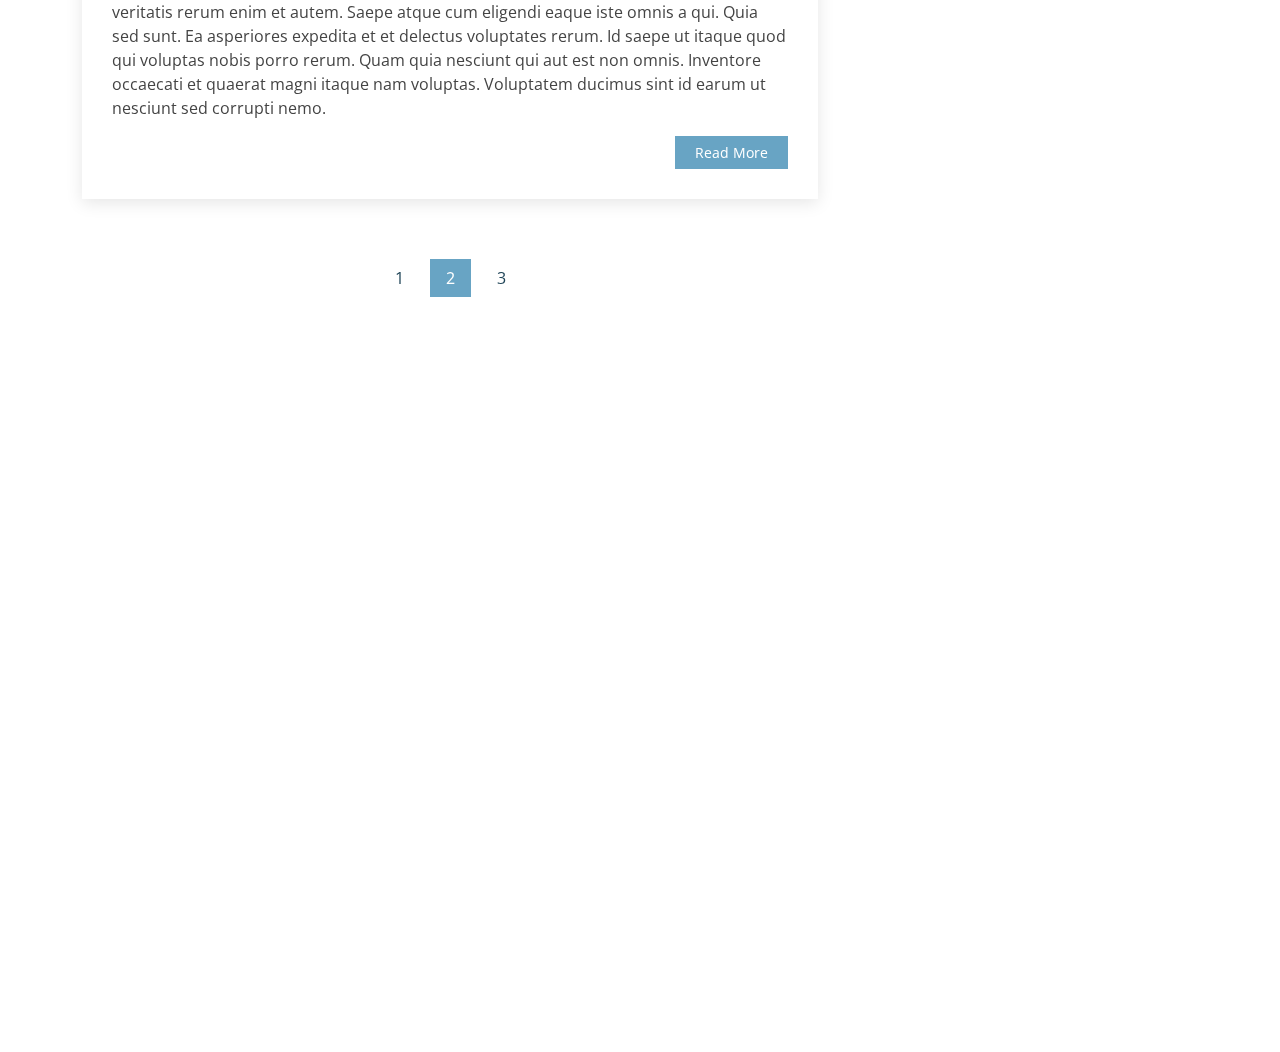
<file: blog.html>
<!DOCTYPE html>
<html lang="en">

<head>
  <meta charset="utf-8">
  <meta content="width=device-width, initial-scale=1.0" name="viewport">

  <title>Blog - Moderna Bootstrap Template</title>
  <meta content="" name="description">
  <meta content="" name="keywords">

  <!-- Favicons -->
  <link href="assets/img/favicon.png" rel="icon">
  <link href="assets/img/apple-touch-icon.png" rel="apple-touch-icon">

  <!-- Google Fonts -->
  <link href="https://fonts.googleapis.com/css?family=Open+Sans:300,300i,400,400i,600,600i,700,700i|Roboto:300,300i,400,400i,500,500i,700,700i&display=swap" rel="stylesheet">

  <!-- Vendor CSS Files -->
  <link href="assets/vendor/animate.css/animate.min.css" rel="stylesheet">
  <link href="assets/vendor/aos/aos.css" rel="stylesheet">
  <link href="assets/vendor/bootstrap/css/bootstrap.min.css" rel="stylesheet">
  <link href="assets/vendor/bootstrap-icons/bootstrap-icons.css" rel="stylesheet">
  <link href="assets/vendor/boxicons/css/boxicons.min.css" rel="stylesheet">
  <link href="assets/vendor/glightbox/css/glightbox.min.css" rel="stylesheet">
  <link href="assets/vendor/swiper/swiper-bundle.min.css" rel="stylesheet">

  <!-- Template Main CSS File -->
  <link href="assets/css/style.css" rel="stylesheet">

  <!-- =======================================================
  * Template Name: Moderna - v4.4.0
  * Template URL: https://bootstrapmade.com/free-bootstrap-template-corporate-moderna/
  * Author: BootstrapMade.com
  * License: https://bootstrapmade.com/license/
  ======================================================== -->
</head>

<body>

  <!-- ======= Header ======= -->
  <header id="header" class="fixed-top d-flex align-items-center ">
    <div class="container d-flex justify-content-between align-items-center">

      <div class="logo">
        <h1 class="text-light"><a href="index.html"><span>Moderna</span></a></h1>
        <!-- Uncomment below if you prefer to use an image logo -->
        <!-- <a href="index.html"><img src="assets/img/logo.png" alt="" class="img-fluid"></a>-->
      </div>

      <nav id="navbar" class="navbar">
        <ul>
          <li><a class="" href="index.html">Home</a></li>
          <li><a href="about.html">About</a></li>
          <li><a href="services.html">Services</a></li>
          <li><a href="portfolio.html">Portfolio</a></li>
          <li><a href="team.html">Team</a></li>
          <li><a class="active" href="blog.html">Blog</a></li>
          <li class="dropdown"><a href="#"><span>Drop Down</span> <i class="bi bi-chevron-down"></i></a>
            <ul>
              <li><a href="#">Drop Down 1</a></li>
              <li class="dropdown"><a href="#"><span>Deep Drop Down</span> <i class="bi bi-chevron-right"></i></a>
                <ul>
                  <li><a href="#">Deep Drop Down 1</a></li>
                  <li><a href="#">Deep Drop Down 2</a></li>
                  <li><a href="#">Deep Drop Down 3</a></li>
                  <li><a href="#">Deep Drop Down 4</a></li>
                  <li><a href="#">Deep Drop Down 5</a></li>
                </ul>
              </li>
              <li><a href="#">Drop Down 2</a></li>
              <li><a href="#">Drop Down 3</a></li>
              <li><a href="#">Drop Down 4</a></li>
            </ul>
          </li>
          <li><a href="contact.html">Contact Us</a></li>
        </ul>
        <i class="bi bi-list mobile-nav-toggle"></i>
      </nav><!-- .navbar -->

    </div>
  </header><!-- End Header -->

  <main id="main">

    <!-- ======= Blog Section ======= -->
    <section class="breadcrumbs">
      <div class="container">

        <div class="d-flex justify-content-between align-items-center">
          <h2>Blog</h2>

          <ol>
            <li><a href="index.html">Home</a></li>
            <li>Blog</li>
          </ol>
        </div>

      </div>
    </section><!-- End Blog Section -->

    <!-- ======= Blog Section ======= -->
    <section id="blog" class="blog">
      <div class="container" data-aos="fade-up">

        <div class="row">

          <div class="col-lg-8 entries">

            <article class="entry">

              <div class="entry-img">
                <img src="assets/img/blog/blog-1.jpg" alt="" class="img-fluid">
              </div>

              <h2 class="entry-title">
                <a href="blog-single.html">Dolorum optio tempore voluptas dignissimos cumque fuga qui quibusdam quia</a>
              </h2>

              <div class="entry-meta">
                <ul>
                  <li class="d-flex align-items-center"><i class="bi bi-person"></i> <a href="blog-single.html">John Doe</a></li>
                  <li class="d-flex align-items-center"><i class="bi bi-clock"></i> <a href="blog-single.html"><time datetime="2020-01-01">Jan 1, 2020</time></a></li>
                  <li class="d-flex align-items-center"><i class="bi bi-chat-dots"></i> <a href="blog-single.html">12 Comments</a></li>
                </ul>
              </div>

              <div class="entry-content">
                <p>
                  Similique neque nam consequuntur ad non maxime aliquam quas. Quibusdam animi praesentium. Aliquam et laboriosam eius aut nostrum quidem aliquid dicta.
                  Et eveniet enim. Qui velit est ea dolorem doloremque deleniti aperiam unde soluta. Est cum et quod quos aut ut et sit sunt. Voluptate porro consequatur assumenda perferendis dolore.
                </p>
                <div class="read-more">
                  <a href="blog-single.html">Read More</a>
                </div>
              </div>

            </article><!-- End blog entry -->

            <article class="entry">

              <div class="entry-img">
                <img src="assets/img/blog/blog-2.jpg" alt="" class="img-fluid">
              </div>

              <h2 class="entry-title">
                <a href="blog-single.html">Nisi magni odit consequatur autem nulla dolorem</a>
              </h2>

              <div class="entry-meta">
                <ul>
                  <li class="d-flex align-items-center"><i class="bi bi-person"></i> <a href="blog-single.html">John Doe</a></li>
                  <li class="d-flex align-items-center"><i class="bi bi-clock"></i> <a href="blog-single.html"><time datetime="2020-01-01">Jan 1, 2020</time></a></li>
                  <li class="d-flex align-items-center"><i class="bi bi-chat-dots"></i> <a href="blog-single.html">12 Comments</a></li>
                </ul>
              </div>

              <div class="entry-content">
                <p>
                  Incidunt voluptate sit temporibus aperiam. Quia vitae aut sint ullam quis illum voluptatum et. Quo libero rerum voluptatem pariatur nam.
                  Ad impedit qui officiis est in non aliquid veniam laborum. Id ipsum qui aut. Sit aliquam et quia molestias laboriosam. Tempora nam odit omnis eum corrupti qui aliquid excepturi molestiae. Facilis et sint quos sed voluptas. Maxime sed tempore enim omnis non alias odio quos distinctio.
                </p>
                <div class="read-more">
                  <a href="blog-single.html">Read More</a>
                </div>
              </div>

            </article><!-- End blog entry -->

            <article class="entry">

              <div class="entry-img">
                <img src="assets/img/blog/blog-3.jpg" alt="" class="img-fluid">
              </div>

              <h2 class="entry-title">
                <a href="blog-single.html">Possimus soluta ut id suscipit ea ut. In quo quia et soluta libero sit sint.</a>
              </h2>

              <div class="entry-meta">
                <ul>
                  <li class="d-flex align-items-center"><i class="bi bi-person"></i> <a href="blog-single.html">John Doe</a></li>
                  <li class="d-flex align-items-center"><i class="bi bi-clock"></i> <a href="blog-single.html"><time datetime="2020-01-01">Jan 1, 2020</time></a></li>
                  <li class="d-flex align-items-center"><i class="bi bi-chat-dots"></i> <a href="blog-single.html">12 Comments</a></li>
                </ul>
              </div>

              <div class="entry-content">
                <p>
                  Aut iste neque ut illum qui perspiciatis similique recusandae non. Fugit autem dolorem labore omnis et. Eum temporibus fugiat voluptate enim tenetur sunt omnis.
                  Doloremque est saepe laborum aut. Ipsa cupiditate ex harum at recusandae nesciunt. Ut dolores velit.
                </p>
                <div class="read-more">
                  <a href="blog-single.html">Read More</a>
                </div>
              </div>

            </article><!-- End blog entry -->

            <article class="entry">

              <div class="entry-img">
                <img src="assets/img/blog/blog-4.jpg" alt="" class="img-fluid">
              </div>

              <h2 class="entry-title">
                <a href="blog-single.html">Non rem rerum nam cum quo minus. Dolor distinctio deleniti explicabo eius exercitationem.</a>
              </h2>

              <div class="entry-meta">
                <ul>
                  <li class="d-flex align-items-center"><i class="bi bi-person"></i> <a href="blog-single.html">John Doe</a></li>
                  <li class="d-flex align-items-center"><i class="bi bi-clock"></i> <a href="blog-single.html"><time datetime="2020-01-01">Jan 1, 2020</time></a></li>
                  <li class="d-flex align-items-center"><i class="bi bi-chat-dots"></i> <a href="blog-single.html">12 Comments</a></li>
                </ul>
              </div>

              <div class="entry-content">
                <p>
                  Aspernatur rerum perferendis et sint. Voluptates cupiditate voluptas atque quae. Rem veritatis rerum enim et autem. Saepe atque cum eligendi eaque iste omnis a qui.
                  Quia sed sunt. Ea asperiores expedita et et delectus voluptates rerum. Id saepe ut itaque quod qui voluptas nobis porro rerum. Quam quia nesciunt qui aut est non omnis. Inventore occaecati et quaerat magni itaque nam voluptas. Voluptatem ducimus sint id earum ut nesciunt sed corrupti nemo.
                </p>
                <div class="read-more">
                  <a href="blog-single.html">Read More</a>
                </div>
              </div>

            </article><!-- End blog entry -->

            <div class="blog-pagination">
              <ul class="justify-content-center">
                <li><a href="#">1</a></li>
                <li class="active"><a href="#">2</a></li>
                <li><a href="#">3</a></li>
              </ul>
            </div>

          </div><!-- End blog entries list -->

          <div class="col-lg-4">

            <div class="sidebar">

              <h3 class="sidebar-title">Search</h3>
              <div class="sidebar-item search-form">
                <form action="">
                  <input type="text">
                  <button type="submit"><i class="bi bi-search"></i></button>
                </form>
              </div><!-- End sidebar search formn-->

              <h3 class="sidebar-title">Categories</h3>
              <div class="sidebar-item categories">
                <ul>
                  <li><a href="#">General <span>(25)</span></a></li>
                  <li><a href="#">Lifestyle <span>(12)</span></a></li>
                  <li><a href="#">Travel <span>(5)</span></a></li>
                  <li><a href="#">Design <span>(22)</span></a></li>
                  <li><a href="#">Creative <span>(8)</span></a></li>
                  <li><a href="#">Educaion <span>(14)</span></a></li>
                </ul>
              </div><!-- End sidebar categories-->

              <h3 class="sidebar-title">Recent Posts</h3>
              <div class="sidebar-item recent-posts">
                <div class="post-item clearfix">
                  <img src="assets/img/blog/blog-recent-1.jpg" alt="">
                  <h4><a href="blog-single.html">Nihil blanditiis at in nihil autem</a></h4>
                  <time datetime="2020-01-01">Jan 1, 2020</time>
                </div>

                <div class="post-item clearfix">
                  <img src="assets/img/blog/blog-recent-2.jpg" alt="">
                  <h4><a href="blog-single.html">Quidem autem et impedit</a></h4>
                  <time datetime="2020-01-01">Jan 1, 2020</time>
                </div>

                <div class="post-item clearfix">
                  <img src="assets/img/blog/blog-recent-3.jpg" alt="">
                  <h4><a href="blog-single.html">Id quia et et ut maxime similique occaecati ut</a></h4>
                  <time datetime="2020-01-01">Jan 1, 2020</time>
                </div>

                <div class="post-item clearfix">
                  <img src="assets/img/blog/blog-recent-4.jpg" alt="">
                  <h4><a href="blog-single.html">Laborum corporis quo dara net para</a></h4>
                  <time datetime="2020-01-01">Jan 1, 2020</time>
                </div>

                <div class="post-item clearfix">
                  <img src="assets/img/blog/blog-recent-5.jpg" alt="">
                  <h4><a href="blog-single.html">Et dolores corrupti quae illo quod dolor</a></h4>
                  <time datetime="2020-01-01">Jan 1, 2020</time>
                </div>

              </div><!-- End sidebar recent posts-->

              <h3 class="sidebar-title">Tags</h3>
              <div class="sidebar-item tags">
                <ul>
                  <li><a href="#">App</a></li>
                  <li><a href="#">IT</a></li>
                  <li><a href="#">Business</a></li>
                  <li><a href="#">Mac</a></li>
                  <li><a href="#">Design</a></li>
                  <li><a href="#">Office</a></li>
                  <li><a href="#">Creative</a></li>
                  <li><a href="#">Studio</a></li>
                  <li><a href="#">Smart</a></li>
                  <li><a href="#">Tips</a></li>
                  <li><a href="#">Marketing</a></li>
                </ul>
              </div><!-- End sidebar tags-->

            </div><!-- End sidebar -->

          </div><!-- End blog sidebar -->

        </div>

      </div>
    </section><!-- End Blog Section -->

  </main><!-- End #main -->

  <!-- ======= Footer ======= -->
  <footer id="footer" data-aos="fade-up" data-aos-easing="ease-in-out" data-aos-duration="500">

    <div class="footer-newsletter">
      <div class="container">
        <div class="row">
          <div class="col-lg-6">
            <h4>Our Newsletter</h4>
            <p>Tamen quem nulla quae legam multos aute sint culpa legam noster magna</p>
          </div>
          <div class="col-lg-6">
            <form action="" method="post">
              <input type="email" name="email"><input type="submit" value="Subscribe">
            </form>
          </div>
        </div>
      </div>
    </div>

    <div class="footer-top">
      <div class="container">
        <div class="row">

          <div class="col-lg-3 col-md-6 footer-links">
            <h4>Useful Links</h4>
            <ul>
              <li><i class="bx bx-chevron-right"></i> <a href="#">Home</a></li>
              <li><i class="bx bx-chevron-right"></i> <a href="#">About us</a></li>
              <li><i class="bx bx-chevron-right"></i> <a href="#">Services</a></li>
              <li><i class="bx bx-chevron-right"></i> <a href="#">Terms of service</a></li>
              <li><i class="bx bx-chevron-right"></i> <a href="#">Privacy policy</a></li>
            </ul>
          </div>

          <div class="col-lg-3 col-md-6 footer-links">
            <h4>Our Services</h4>
            <ul>
              <li><i class="bx bx-chevron-right"></i> <a href="#">Web Design</a></li>
              <li><i class="bx bx-chevron-right"></i> <a href="#">Web Development</a></li>
              <li><i class="bx bx-chevron-right"></i> <a href="#">Product Management</a></li>
              <li><i class="bx bx-chevron-right"></i> <a href="#">Marketing</a></li>
              <li><i class="bx bx-chevron-right"></i> <a href="#">Graphic Design</a></li>
            </ul>
          </div>

          <div class="col-lg-3 col-md-6 footer-contact">
            <h4>Contact Us</h4>
            <p>
              A108 Adam Street <br>
              New York, NY 535022<br>
              United States <br><br>
              <strong>Phone:</strong> +1 5589 55488 55<br>
              <strong>Email:</strong> info@example.com<br>
            </p>

          </div>

          <div class="col-lg-3 col-md-6 footer-info">
            <h3>About Moderna</h3>
            <p>Cras fermentum odio eu feugiat lide par naso tierra. Justo eget nada terra videa magna derita valies darta donna mare fermentum iaculis eu non diam phasellus.</p>
            <div class="social-links mt-3">
              <a href="#" class="twitter"><i class="bx bxl-twitter"></i></a>
              <a href="#" class="facebook"><i class="bx bxl-facebook"></i></a>
              <a href="#" class="instagram"><i class="bx bxl-instagram"></i></a>
              <a href="#" class="linkedin"><i class="bx bxl-linkedin"></i></a>
            </div>
          </div>

        </div>
      </div>
    </div>

    <div class="container">
      <div class="copyright">
        &copy; Copyright <strong><span>Moderna</span></strong>. All Rights Reserved
      </div>
      <div class="credits">
        <!-- All the links in the footer should remain intact. -->
        <!-- You can delete the links only if you purchased the pro version. -->
        <!-- Licensing information: https://bootstrapmade.com/license/ -->
        <!-- Purchase the pro version with working PHP/AJAX contact form: https://bootstrapmade.com/free-bootstrap-template-corporate-moderna/ -->
        Designed by <a href="https://bootstrapmade.com/">BootstrapMade</a>
      </div>
    </div>
  </footer><!-- End Footer -->

  <a href="#" class="back-to-top d-flex align-items-center justify-content-center"><i class="bi bi-arrow-up-short"></i></a>

  <!-- Vendor JS Files -->
  <script src="assets/vendor/aos/aos.js"></script>
  <script src="assets/vendor/bootstrap/js/bootstrap.bundle.min.js"></script>
  <script src="assets/vendor/glightbox/js/glightbox.min.js"></script>
  <script src="assets/vendor/isotope-layout/isotope.pkgd.min.js"></script>
  <script src="assets/vendor/php-email-form/validate.js"></script>
  <script src="assets/vendor/purecounter/purecounter.js"></script>
  <script src="assets/vendor/swiper/swiper-bundle.min.js"></script>
  <script src="assets/vendor/waypoints/noframework.waypoints.js"></script>

  <!-- Template Main JS File -->
  <script src="assets/js/main.js"></script>

</body>

</html>
</file>
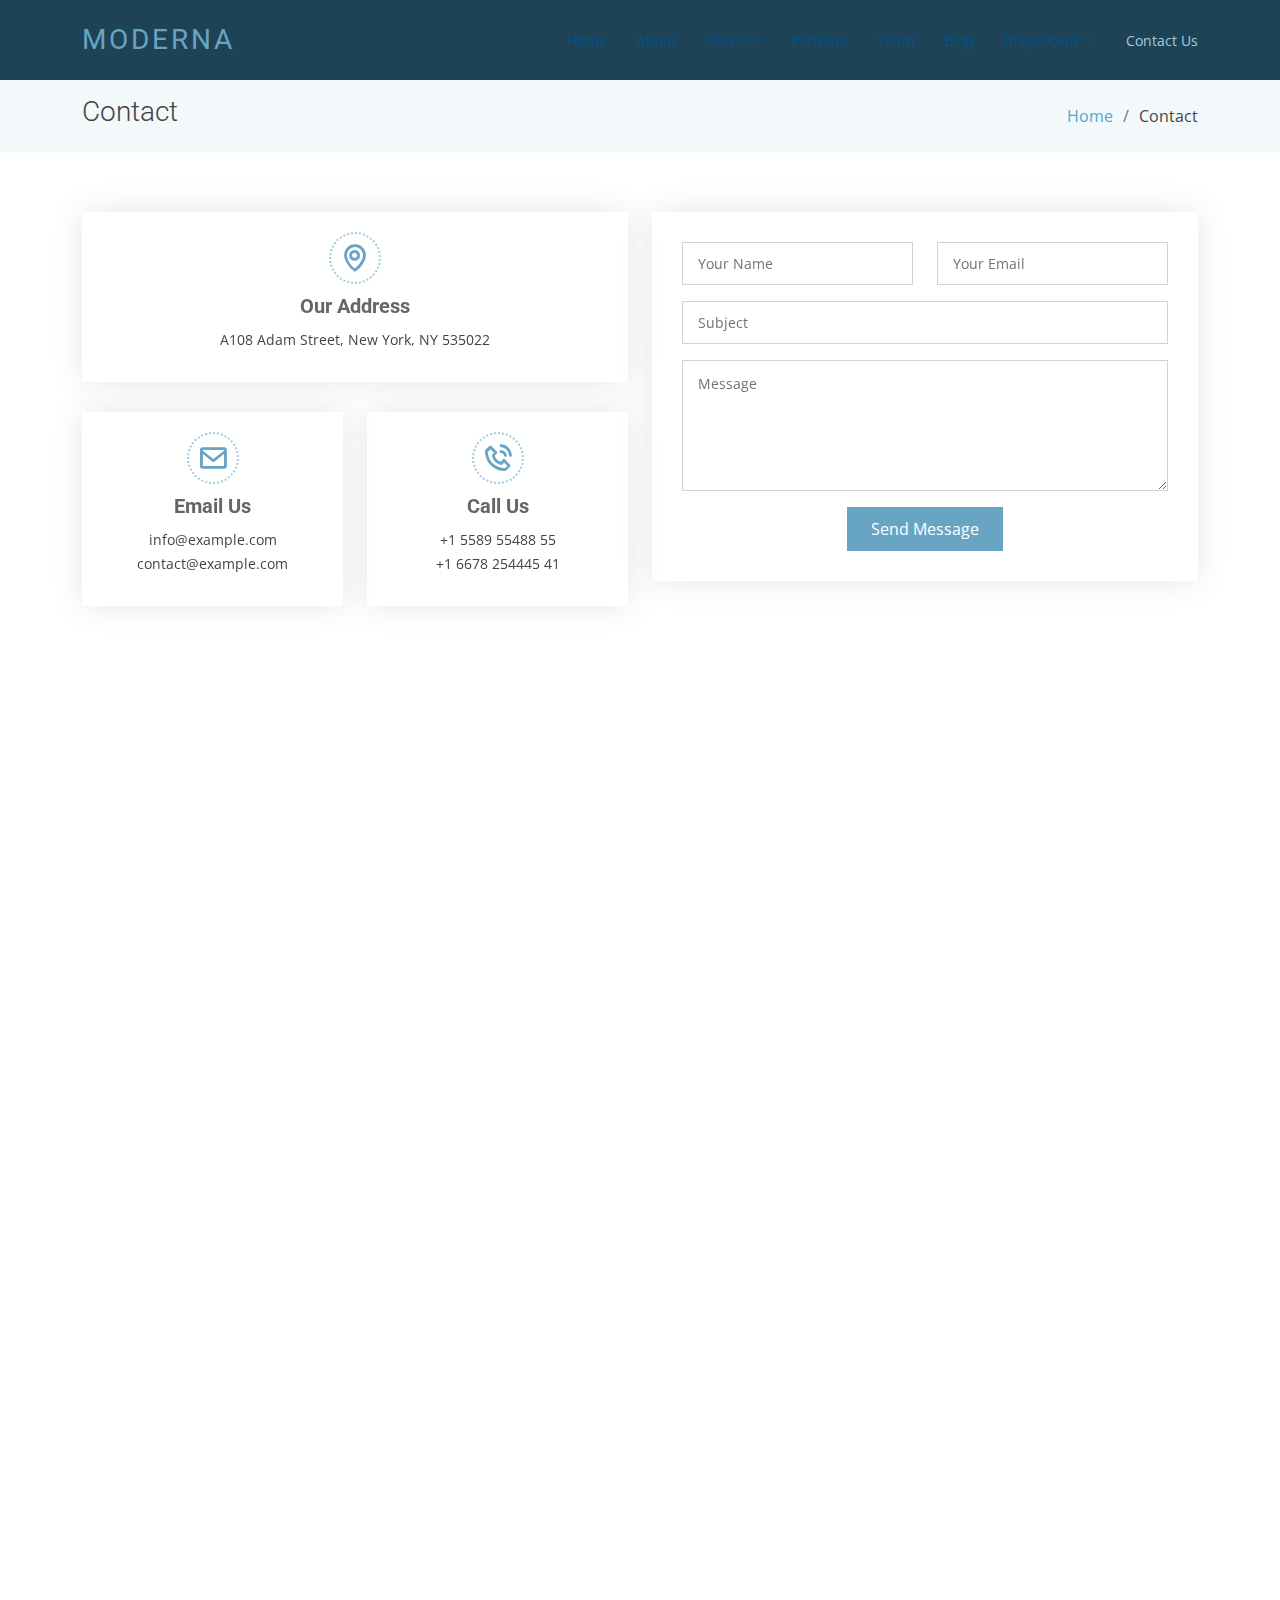
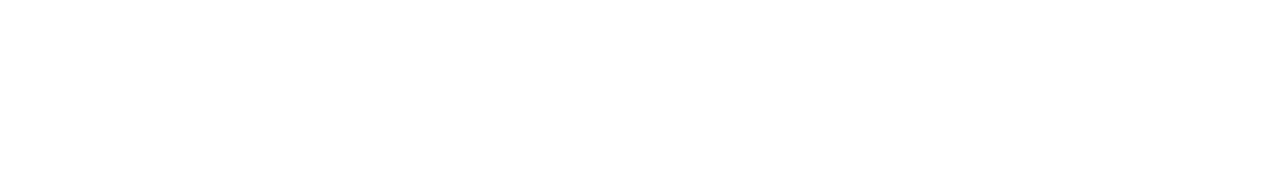
<file: contact.html>
<!DOCTYPE html>
<html lang="en">

<head>
  <meta charset="utf-8">
  <meta content="width=device-width, initial-scale=1.0" name="viewport">

  <title>Contact - Moderna Bootstrap Template</title>
  <meta content="" name="description">
  <meta content="" name="keywords">

  <!-- Favicons -->
  <link href="assets/img/favicon.png" rel="icon">
  <link href="assets/img/apple-touch-icon.png" rel="apple-touch-icon">

  <!-- Google Fonts -->
  <link href="https://fonts.googleapis.com/css?family=Open+Sans:300,300i,400,400i,600,600i,700,700i|Roboto:300,300i,400,400i,500,500i,700,700i&display=swap" rel="stylesheet">

  <!-- Vendor CSS Files -->
  <link href="assets/vendor/animate.css/animate.min.css" rel="stylesheet">
  <link href="assets/vendor/aos/aos.css" rel="stylesheet">
  <link href="assets/vendor/bootstrap/css/bootstrap.min.css" rel="stylesheet">
  <link href="assets/vendor/bootstrap-icons/bootstrap-icons.css" rel="stylesheet">
  <link href="assets/vendor/boxicons/css/boxicons.min.css" rel="stylesheet">
  <link href="assets/vendor/glightbox/css/glightbox.min.css" rel="stylesheet">
  <link href="assets/vendor/swiper/swiper-bundle.min.css" rel="stylesheet">

  <!-- Template Main CSS File -->
  <link href="assets/css/style.css" rel="stylesheet">

  <!-- =======================================================
  * Template Name: Moderna - v4.4.0
  * Template URL: https://bootstrapmade.com/free-bootstrap-template-corporate-moderna/
  * Author: BootstrapMade.com
  * License: https://bootstrapmade.com/license/
  ======================================================== -->
</head>

<body>

  <!-- ======= Header ======= -->
  <header id="header" class="fixed-top d-flex align-items-center ">
    <div class="container d-flex justify-content-between align-items-center">

      <div class="logo">
        <h1 class="text-light"><a href="index.html"><span>Moderna</span></a></h1>
        <!-- Uncomment below if you prefer to use an image logo -->
        <!-- <a href="index.html"><img src="assets/img/logo.png" alt="" class="img-fluid"></a>-->
      </div>

      <nav id="navbar" class="navbar">
        <ul>
          <li><a class="" href="index.html">Home</a></li>
          <li><a href="about.html">About</a></li>
          <li><a href="services.html">Services</a></li>
          <li><a href="portfolio.html">Portfolio</a></li>
          <li><a href="team.html">Team</a></li>
          <li><a href="blog.html">Blog</a></li>
          <li class="dropdown"><a href="#"><span>Drop Down</span> <i class="bi bi-chevron-down"></i></a>
            <ul>
              <li><a href="#">Drop Down 1</a></li>
              <li class="dropdown"><a href="#"><span>Deep Drop Down</span> <i class="bi bi-chevron-right"></i></a>
                <ul>
                  <li><a href="#">Deep Drop Down 1</a></li>
                  <li><a href="#">Deep Drop Down 2</a></li>
                  <li><a href="#">Deep Drop Down 3</a></li>
                  <li><a href="#">Deep Drop Down 4</a></li>
                  <li><a href="#">Deep Drop Down 5</a></li>
                </ul>
              </li>
              <li><a href="#">Drop Down 2</a></li>
              <li><a href="#">Drop Down 3</a></li>
              <li><a href="#">Drop Down 4</a></li>
            </ul>
          </li>
          <li><a class="active" href="contact.html">Contact Us</a></li>
        </ul>
        <i class="bi bi-list mobile-nav-toggle"></i>
      </nav><!-- .navbar -->

    </div>
  </header><!-- End Header -->

  <main id="main">

    <!-- ======= Contact Section ======= -->
    <section class="breadcrumbs">
      <div class="container">

        <div class="d-flex justify-content-between align-items-center">
          <h2>Contact</h2>
          <ol>
            <li><a href="index.html">Home</a></li>
            <li>Contact</li>
          </ol>
        </div>

      </div>
    </section><!-- End Contact Section -->

    <!-- ======= Contact Section ======= -->
    <section class="contact" data-aos="fade-up" data-aos-easing="ease-in-out" data-aos-duration="500">
      <div class="container">

        <div class="row">

          <div class="col-lg-6">

            <div class="row">
              <div class="col-md-12">
                <div class="info-box">
                  <i class="bx bx-map"></i>
                  <h3>Our Address</h3>
                  <p>A108 Adam Street, New York, NY 535022</p>
                </div>
              </div>
              <div class="col-md-6">
                <div class="info-box">
                  <i class="bx bx-envelope"></i>
                  <h3>Email Us</h3>
                  <p>info@example.com<br>contact@example.com</p>
                </div>
              </div>
              <div class="col-md-6">
                <div class="info-box">
                  <i class="bx bx-phone-call"></i>
                  <h3>Call Us</h3>
                  <p>+1 5589 55488 55<br>+1 6678 254445 41</p>
                </div>
              </div>
            </div>

          </div>

          <div class="col-lg-6">
            <form action="forms/contact.php" method="post" role="form" class="php-email-form">
              <div class="row">
                <div class="col-md-6 form-group">
                  <input type="text" name="name" class="form-control" id="name" placeholder="Your Name" required>
                </div>
                <div class="col-md-6 form-group mt-3 mt-md-0">
                  <input type="email" class="form-control" name="email" id="email" placeholder="Your Email" required>
                </div>
              </div>
              <div class="form-group mt-3">
                <input type="text" class="form-control" name="subject" id="subject" placeholder="Subject" required>
              </div>
              <div class="form-group mt-3">
                <textarea class="form-control" name="message" rows="5" placeholder="Message" required></textarea>
              </div>
              <div class="my-3">
                <div class="loading">Loading</div>
                <div class="error-message"></div>
                <div class="sent-message">Your message has been sent. Thank you!</div>
              </div>
              <div class="text-center"><button type="submit">Send Message</button></div>
            </form>
          </div>

        </div>

      </div>
    </section><!-- End Contact Section -->

    <!-- ======= Map Section ======= -->
    <section class="map mt-2">
      <div class="container-fluid p-0">
        <iframe src="https://www.google.com/maps/embed?pb=!1m18!1m12!1m3!1d3024.2219901290355!2d-74.00369368400567!3d40.71312937933185!2m3!1f0!2f0!3f0!3m2!1i1024!2i768!4f13.1!3m3!1m2!1s0x89c25a23e28c1191%3A0x49f75d3281df052a!2s150%20Park%20Row%2C%20New%20York%2C%20NY%2010007%2C%20USA!5e0!3m2!1sen!2sbg!4v1579767901424!5m2!1sen!2sbg" frameborder="0" style="border:0;" allowfullscreen=""></iframe>
      </div>
    </section><!-- End Map Section -->

  </main><!-- End #main -->

  <!-- ======= Footer ======= -->
  <footer id="footer" data-aos="fade-up" data-aos-easing="ease-in-out" data-aos-duration="500">

    <div class="footer-newsletter">
      <div class="container">
        <div class="row">
          <div class="col-lg-6">
            <h4>Our Newsletter</h4>
            <p>Tamen quem nulla quae legam multos aute sint culpa legam noster magna</p>
          </div>
          <div class="col-lg-6">
            <form action="" method="post">
              <input type="email" name="email"><input type="submit" value="Subscribe">
            </form>
          </div>
        </div>
      </div>
    </div>

    <div class="footer-top">
      <div class="container">
        <div class="row">

          <div class="col-lg-3 col-md-6 footer-links">
            <h4>Useful Links</h4>
            <ul>
              <li><i class="bx bx-chevron-right"></i> <a href="#">Home</a></li>
              <li><i class="bx bx-chevron-right"></i> <a href="#">About us</a></li>
              <li><i class="bx bx-chevron-right"></i> <a href="#">Services</a></li>
              <li><i class="bx bx-chevron-right"></i> <a href="#">Terms of service</a></li>
              <li><i class="bx bx-chevron-right"></i> <a href="#">Privacy policy</a></li>
            </ul>
          </div>

          <div class="col-lg-3 col-md-6 footer-links">
            <h4>Our Services</h4>
            <ul>
              <li><i class="bx bx-chevron-right"></i> <a href="#">Web Design</a></li>
              <li><i class="bx bx-chevron-right"></i> <a href="#">Web Development</a></li>
              <li><i class="bx bx-chevron-right"></i> <a href="#">Product Management</a></li>
              <li><i class="bx bx-chevron-right"></i> <a href="#">Marketing</a></li>
              <li><i class="bx bx-chevron-right"></i> <a href="#">Graphic Design</a></li>
            </ul>
          </div>

          <div class="col-lg-3 col-md-6 footer-contact">
            <h4>Contact Us</h4>
            <p>
              A108 Adam Street <br>
              New York, NY 535022<br>
              United States <br><br>
              <strong>Phone:</strong> +1 5589 55488 55<br>
              <strong>Email:</strong> info@example.com<br>
            </p>

          </div>

          <div class="col-lg-3 col-md-6 footer-info">
            <h3>About Moderna</h3>
            <p>Cras fermentum odio eu feugiat lide par naso tierra. Justo eget nada terra videa magna derita valies darta donna mare fermentum iaculis eu non diam phasellus.</p>
            <div class="social-links mt-3">
              <a href="#" class="twitter"><i class="bx bxl-twitter"></i></a>
              <a href="#" class="facebook"><i class="bx bxl-facebook"></i></a>
              <a href="#" class="instagram"><i class="bx bxl-instagram"></i></a>
              <a href="#" class="linkedin"><i class="bx bxl-linkedin"></i></a>
            </div>
          </div>

        </div>
      </div>
    </div>

    <div class="container">
      <div class="copyright">
        &copy; Copyright <strong><span>Moderna</span></strong>. All Rights Reserved
      </div>
      <div class="credits">
        <!-- All the links in the footer should remain intact. -->
        <!-- You can delete the links only if you purchased the pro version. -->
        <!-- Licensing information: https://bootstrapmade.com/license/ -->
        <!-- Purchase the pro version with working PHP/AJAX contact form: https://bootstrapmade.com/free-bootstrap-template-corporate-moderna/ -->
        Designed by <a href="https://bootstrapmade.com/">BootstrapMade</a>
      </div>
    </div>
  </footer><!-- End Footer -->

  <a href="#" class="back-to-top d-flex align-items-center justify-content-center"><i class="bi bi-arrow-up-short"></i></a>

  <!-- Vendor JS Files -->
  <script src="assets/vendor/aos/aos.js"></script>
  <script src="assets/vendor/bootstrap/js/bootstrap.bundle.min.js"></script>
  <script src="assets/vendor/glightbox/js/glightbox.min.js"></script>
  <script src="assets/vendor/isotope-layout/isotope.pkgd.min.js"></script>
  <script src="assets/vendor/php-email-form/validate.js"></script>
  <script src="assets/vendor/purecounter/purecounter.js"></script>
  <script src="assets/vendor/swiper/swiper-bundle.min.js"></script>
  <script src="assets/vendor/waypoints/noframework.waypoints.js"></script>

  <!-- Template Main JS File -->
  <script src="assets/js/main.js"></script>

</body>

</html>
</file>
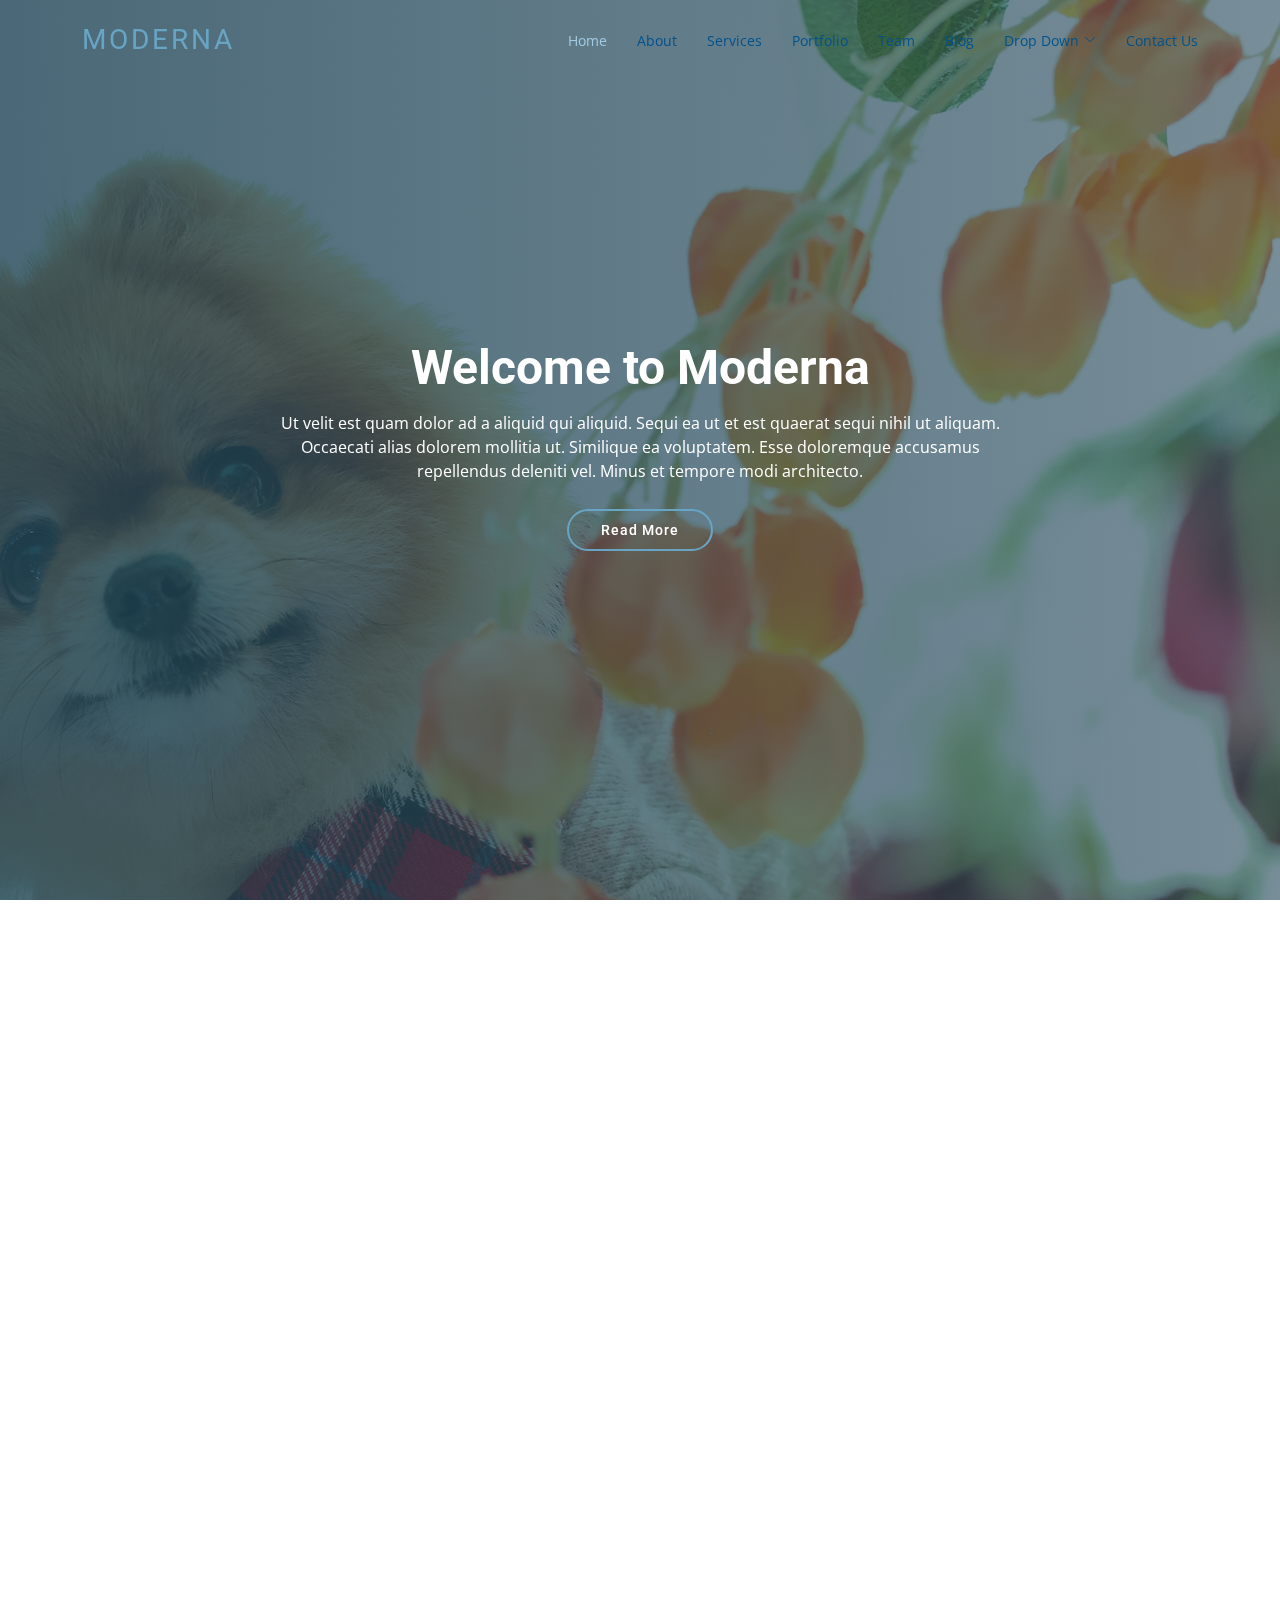
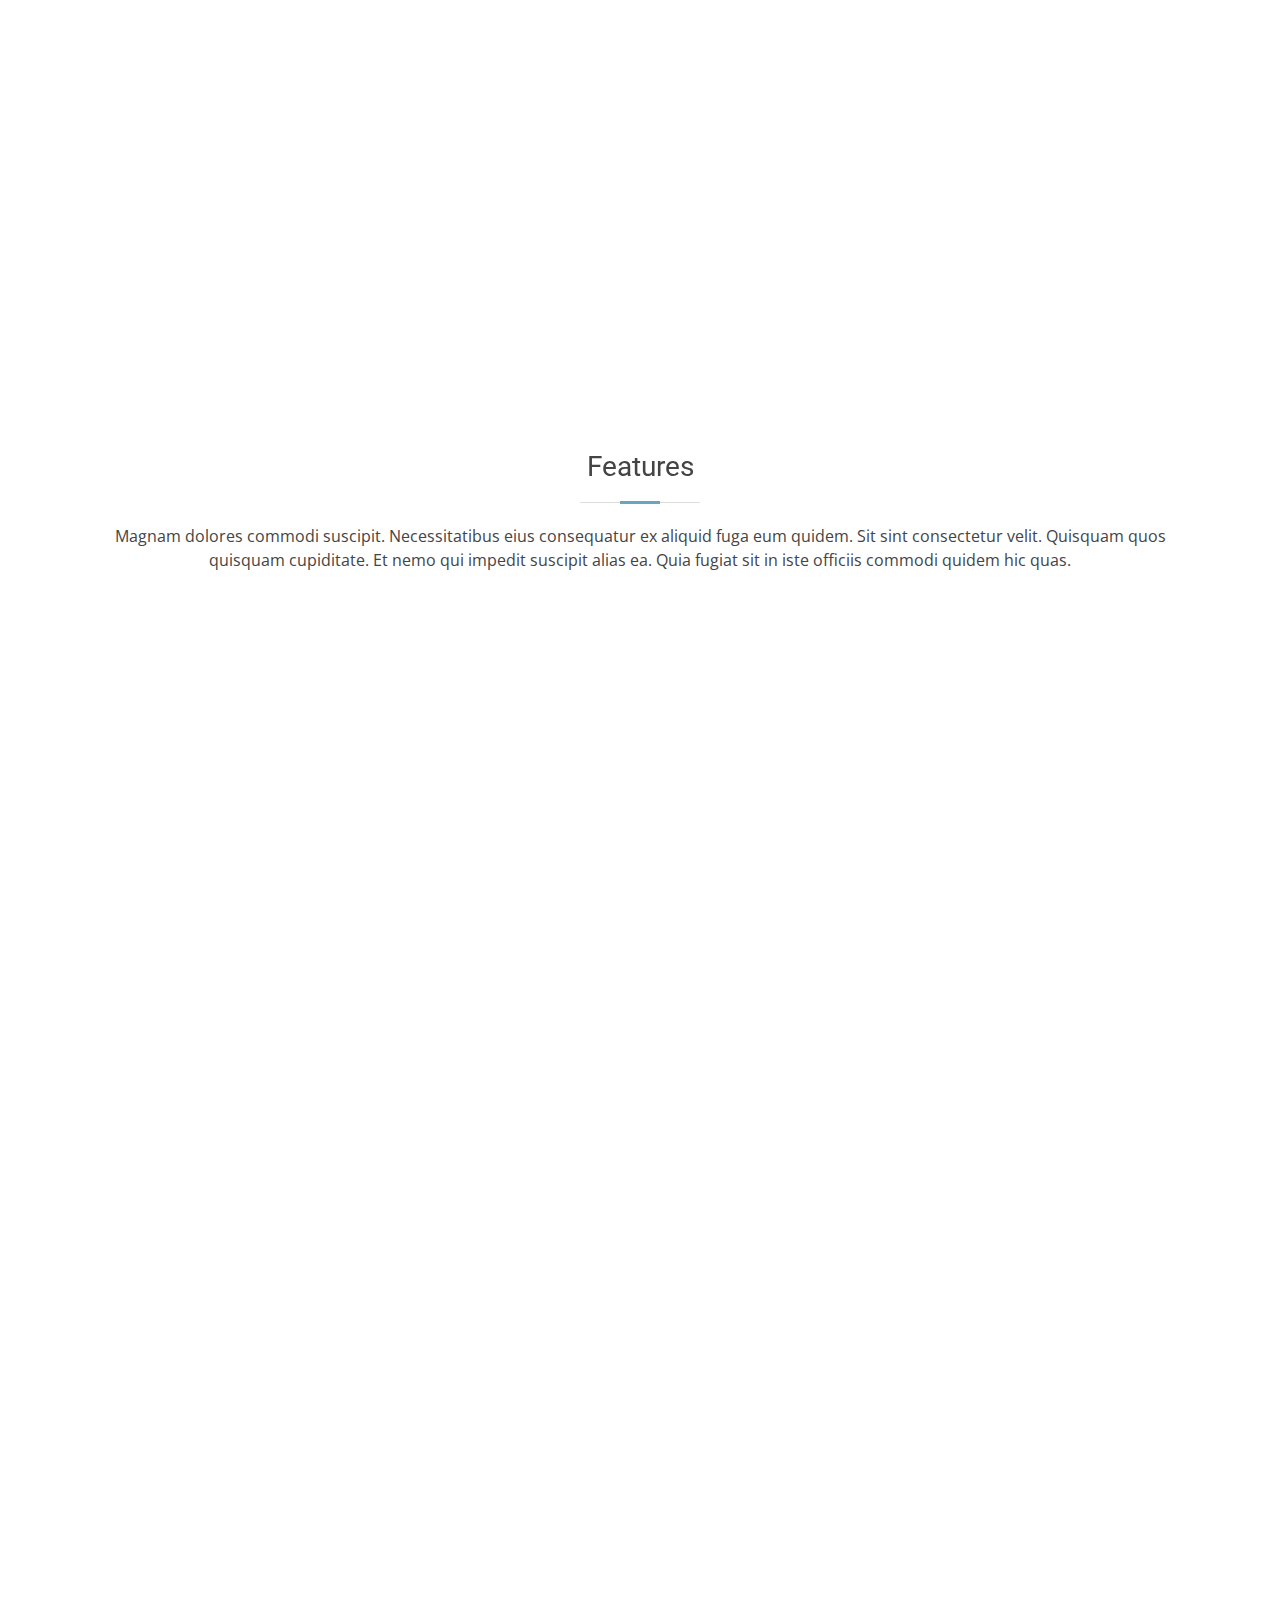
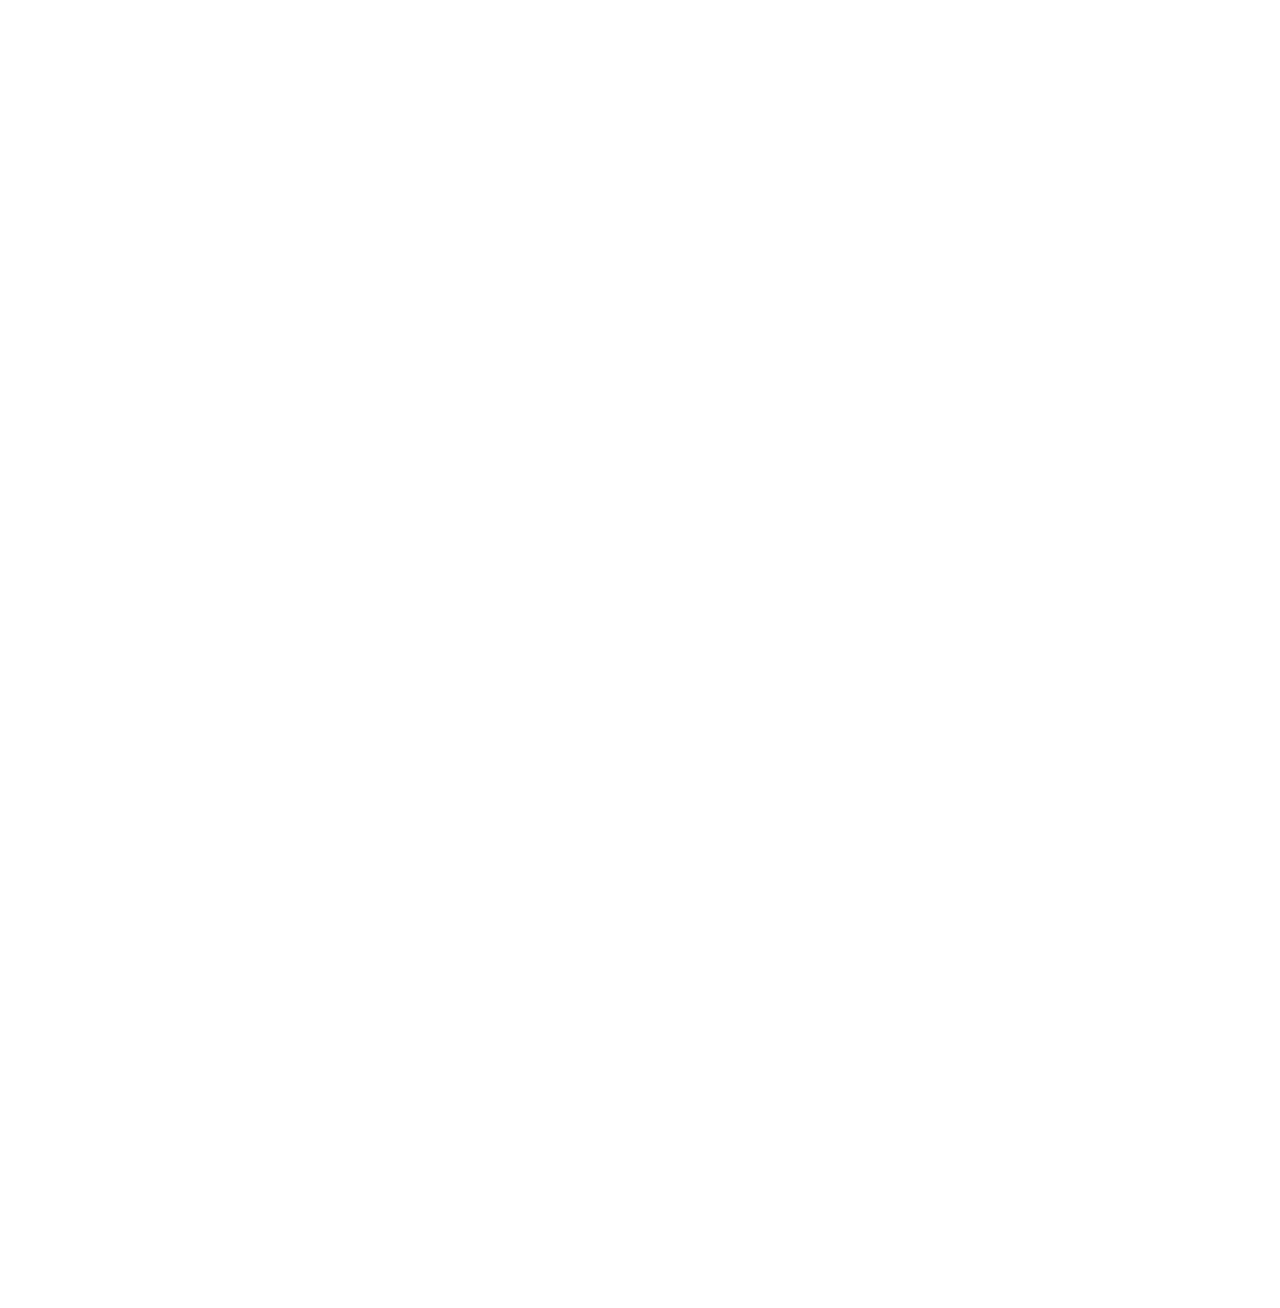
<file: index-2.html>
<!DOCTYPE html>
<html lang="en">

<head>
  <meta charset="utf-8">
  <meta content="width=device-width, initial-scale=1.0" name="viewport">

  <title>Moderna Bootstrap Template - Index 2 without slider</title>
  <meta content="" name="description">
  <meta content="" name="keywords">

  <!-- Favicons -->
  <link href="assets/img/favicon.png" rel="icon">
  <link href="assets/img/apple-touch-icon.png" rel="apple-touch-icon">

  <!-- Google Fonts -->
  <link href="https://fonts.googleapis.com/css?family=Open+Sans:300,300i,400,400i,600,600i,700,700i|Roboto:300,300i,400,400i,500,500i,700,700i&display=swap" rel="stylesheet">

  <!-- Vendor CSS Files -->
  <link href="assets/vendor/animate.css/animate.min.css" rel="stylesheet">
  <link href="assets/vendor/aos/aos.css" rel="stylesheet">
  <link href="assets/vendor/bootstrap/css/bootstrap.min.css" rel="stylesheet">
  <link href="assets/vendor/bootstrap-icons/bootstrap-icons.css" rel="stylesheet">
  <link href="assets/vendor/boxicons/css/boxicons.min.css" rel="stylesheet">
  <link href="assets/vendor/glightbox/css/glightbox.min.css" rel="stylesheet">
  <link href="assets/vendor/swiper/swiper-bundle.min.css" rel="stylesheet">

  <!-- Template Main CSS File -->
  <link href="assets/css/style.css" rel="stylesheet">

  <!-- =======================================================
  * Template Name: Moderna - v4.4.0
  * Template URL: https://bootstrapmade.com/free-bootstrap-template-corporate-moderna/
  * Author: BootstrapMade.com
  * License: https://bootstrapmade.com/license/
  ======================================================== -->
</head>

<body>

  <!-- ======= Header ======= -->
  <header id="header" class="fixed-top d-flex align-items-center header-transparent">
    <div class="container d-flex justify-content-between align-items-center">

      <div class="logo">
        <h1 class="text-light"><a href="index.html"><span>Moderna</span></a></h1>
        <!-- Uncomment below if you prefer to use an image logo -->
        <!-- <a href="index.html"><img src="assets/img/logo.png" alt="" class="img-fluid"></a>-->
      </div>

      <nav id="navbar" class="navbar">
        <ul>
          <li><a class="active " href="index.html">Home</a></li>
          <li><a href="about.html">About</a></li>
          <li><a href="services.html">Services</a></li>
          <li><a href="portfolio.html">Portfolio</a></li>
          <li><a href="team.html">Team</a></li>
          <li><a href="blog.html">Blog</a></li>
          <li class="dropdown"><a href="#"><span>Drop Down</span> <i class="bi bi-chevron-down"></i></a>
            <ul>
              <li><a href="#">Drop Down 1</a></li>
              <li class="dropdown"><a href="#"><span>Deep Drop Down</span> <i class="bi bi-chevron-right"></i></a>
                <ul>
                  <li><a href="#">Deep Drop Down 1</a></li>
                  <li><a href="#">Deep Drop Down 2</a></li>
                  <li><a href="#">Deep Drop Down 3</a></li>
                  <li><a href="#">Deep Drop Down 4</a></li>
                  <li><a href="#">Deep Drop Down 5</a></li>
                </ul>
              </li>
              <li><a href="#">Drop Down 2</a></li>
              <li><a href="#">Drop Down 3</a></li>
              <li><a href="#">Drop Down 4</a></li>
            </ul>
          </li>
          <li><a href="contact.html">Contact Us</a></li>
        </ul>
        <i class="bi bi-list mobile-nav-toggle"></i>
      </nav><!-- .navbar -->

    </div>
  </header><!-- End Header -->

  <!-- ======= Hero No Slider Section ======= -->
  <section id="hero-no-slider" class="d-flex justify-cntent-center align-items-center">
    <div class="container position-relative" data-aos="fade-up" data-aos-delay="100">
      <div class="row justify-content-center">
        <div class="col-xl-8">
          <h2>Welcome to Moderna</h2>
          <p>Ut velit est quam dolor ad a aliquid qui aliquid. Sequi ea ut et est quaerat sequi nihil ut aliquam. Occaecati alias dolorem mollitia ut. Similique ea voluptatem. Esse doloremque accusamus repellendus deleniti vel. Minus et tempore modi architecto.</p>
          <a href="" class="btn-get-started ">Read More</a>
        </div>
      </div>
    </div>
  </section><!-- End Hero No Slider Sectio -->

  <main id="main">

    <!-- ======= Services Section ======= -->
    <section class="services">
      <div class="container">

        <div class="row">
          <div class="col-md-6 col-lg-3 d-flex align-items-stretch" data-aos="fade-up">
            <div class="icon-box icon-box-pink">
              <div class="icon"><i class="bx bxl-dribbble"></i></div>
              <h4 class="title"><a href="">Lorem Ipsum</a></h4>
              <p class="description">Voluptatum deleniti atque corrupti quos dolores et quas molestias excepturi sint occaecati cupiditate non provident</p>
            </div>
          </div>

          <div class="col-md-6 col-lg-3 d-flex align-items-stretch" data-aos="fade-up" data-aos-delay="100">
            <div class="icon-box icon-box-cyan">
              <div class="icon"><i class="bx bx-file"></i></div>
              <h4 class="title"><a href="">Sed ut perspiciatis</a></h4>
              <p class="description">Duis aute irure dolor in reprehenderit in voluptate velit esse cillum dolore eu fugiat nulla pariatur</p>
            </div>
          </div>

          <div class="col-md-6 col-lg-3 d-flex align-items-stretch" data-aos="fade-up" data-aos-delay="200">
            <div class="icon-box icon-box-green">
              <div class="icon"><i class="bx bx-tachometer"></i></div>
              <h4 class="title"><a href="">Magni Dolores</a></h4>
              <p class="description">Excepteur sint occaecat cupidatat non proident, sunt in culpa qui officia deserunt mollit anim id est laborum</p>
            </div>
          </div>

          <div class="col-md-6 col-lg-3 d-flex align-items-stretch" data-aos="fade-up" data-aos-delay="200">
            <div class="icon-box icon-box-blue">
              <div class="icon"><i class="bx bx-world"></i></div>
              <h4 class="title"><a href="">Nemo Enim</a></h4>
              <p class="description">At vero eos et accusamus et iusto odio dignissimos ducimus qui blanditiis praesentium voluptatum deleniti atque</p>
            </div>
          </div>

        </div>

      </div>
    </section><!-- End Services Section -->

    <!-- ======= Why Us Section ======= -->
    <section class="why-us section-bg" data-aos="fade-up" date-aos-delay="200">
      <div class="container">

        <div class="row">
          <div class="col-lg-6 video-box">
            <img src="assets/img/why-us.jpg" class="img-fluid" alt="">
            <a href="https://www.youtube.com/watch?v=jDDaplaOz7Q" class="venobox play-btn mb-4" data-vbtype="video" data-autoplay="true"></a>
          </div>

          <div class="col-lg-6 d-flex flex-column justify-content-center p-5">

            <div class="icon-box">
              <div class="icon"><i class="bx bx-fingerprint"></i></div>
              <h4 class="title"><a href="">Lorem Ipsum</a></h4>
              <p class="description">Voluptatum deleniti atque corrupti quos dolores et quas molestias excepturi sint occaecati cupiditate non provident</p>
            </div>

            <div class="icon-box">
              <div class="icon"><i class="bx bx-gift"></i></div>
              <h4 class="title"><a href="">Nemo Enim</a></h4>
              <p class="description">At vero eos et accusamus et iusto odio dignissimos ducimus qui blanditiis praesentium voluptatum deleniti atque</p>
            </div>

          </div>
        </div>

      </div>
    </section><!-- End Why Us Section -->

    <!-- ======= Features Section ======= -->
    <section class="features">
      <div class="container">

        <div class="section-title">
          <h2>Features</h2>
          <p>Magnam dolores commodi suscipit. Necessitatibus eius consequatur ex aliquid fuga eum quidem. Sit sint consectetur velit. Quisquam quos quisquam cupiditate. Et nemo qui impedit suscipit alias ea. Quia fugiat sit in iste officiis commodi quidem hic quas.</p>
        </div>

        <div class="row" data-aos="fade-up">
          <div class="col-md-5">
            <img src="assets/img/features-1.svg" class="img-fluid" alt="">
          </div>
          <div class="col-md-7 pt-4">
            <h3>Voluptatem dignissimos provident quasi corporis voluptates sit assumenda.</h3>
            <p class="fst-italic">
              Lorem ipsum dolor sit amet, consectetur adipiscing elit, sed do eiusmod tempor incididunt ut labore et dolore
              magna aliqua.
            </p>
            <ul>
              <li><i class="bi bi-check"></i> Ullamco laboris nisi ut aliquip ex ea commodo consequat.</li>
              <li><i class="bi bi-check"></i> Duis aute irure dolor in reprehenderit in voluptate velit.</li>
            </ul>
          </div>
        </div>

        <div class="row" data-aos="fade-up">
          <div class="col-md-5 order-1 order-md-2">
            <img src="assets/img/features-2.svg" class="img-fluid" alt="">
          </div>
          <div class="col-md-7 pt-5 order-2 order-md-1">
            <h3>Corporis temporibus maiores provident</h3>
            <p class="fst-italic">
              Lorem ipsum dolor sit amet, consectetur adipiscing elit, sed do eiusmod tempor incididunt ut labore et dolore
              magna aliqua.
            </p>
            <p>
              Ullamco laboris nisi ut aliquip ex ea commodo consequat. Duis aute irure dolor in reprehenderit in voluptate
              velit esse cillum dolore eu fugiat nulla pariatur. Excepteur sint occaecat cupidatat non proident, sunt in
              culpa qui officia deserunt mollit anim id est laborum
            </p>
          </div>
        </div>

        <div class="row" data-aos="fade-up">
          <div class="col-md-5">
            <img src="assets/img/features-3.svg" class="img-fluid" alt="">
          </div>
          <div class="col-md-7 pt-5">
            <h3>Sunt consequatur ad ut est nulla consectetur reiciendis animi voluptas</h3>
            <p>Cupiditate placeat cupiditate placeat est ipsam culpa. Delectus quia minima quod. Sunt saepe odit aut quia voluptatem hic voluptas dolor doloremque.</p>
            <ul>
              <li><i class="bi bi-check"></i> Ullamco laboris nisi ut aliquip ex ea commodo consequat.</li>
              <li><i class="bi bi-check"></i> Duis aute irure dolor in reprehenderit in voluptate velit.</li>
              <li><i class="bi bi-check"></i> Facilis ut et voluptatem aperiam. Autem soluta ad fugiat.</li>
            </ul>
          </div>
        </div>

        <div class="row" data-aos="fade-up">
          <div class="col-md-5 order-1 order-md-2">
            <img src="assets/img/features-4.svg" class="img-fluid" alt="">
          </div>
          <div class="col-md-7 pt-5 order-2 order-md-1">
            <h3>Quas et necessitatibus eaque impedit ipsum animi consequatur incidunt in</h3>
            <p class="fst-italic">
              Lorem ipsum dolor sit amet, consectetur adipiscing elit, sed do eiusmod tempor incididunt ut labore et dolore
              magna aliqua.
            </p>
            <p>
              Ullamco laboris nisi ut aliquip ex ea commodo consequat. Duis aute irure dolor in reprehenderit in voluptate
              velit esse cillum dolore eu fugiat nulla pariatur. Excepteur sint occaecat cupidatat non proident, sunt in
              culpa qui officia deserunt mollit anim id est laborum
            </p>
          </div>
        </div>

      </div>
    </section><!-- End Features Section -->

  </main><!-- End #main -->

  <!-- ======= Footer ======= -->
  <footer id="footer" data-aos="fade-up" data-aos-easing="ease-in-out" data-aos-duration="500">

    <div class="footer-newsletter">
      <div class="container">
        <div class="row">
          <div class="col-lg-6">
            <h4>Our Newsletter</h4>
            <p>Tamen quem nulla quae legam multos aute sint culpa legam noster magna</p>
          </div>
          <div class="col-lg-6">
            <form action="" method="post">
              <input type="email" name="email"><input type="submit" value="Subscribe">
            </form>
          </div>
        </div>
      </div>
    </div>

    <div class="footer-top">
      <div class="container">
        <div class="row">

          <div class="col-lg-3 col-md-6 footer-links">
            <h4>Useful Links</h4>
            <ul>
              <li><i class="bx bx-chevron-right"></i> <a href="#">Home</a></li>
              <li><i class="bx bx-chevron-right"></i> <a href="#">About us</a></li>
              <li><i class="bx bx-chevron-right"></i> <a href="#">Services</a></li>
              <li><i class="bx bx-chevron-right"></i> <a href="#">Terms of service</a></li>
              <li><i class="bx bx-chevron-right"></i> <a href="#">Privacy policy</a></li>
            </ul>
          </div>

          <div class="col-lg-3 col-md-6 footer-links">
            <h4>Our Services</h4>
            <ul>
              <li><i class="bx bx-chevron-right"></i> <a href="#">Web Design</a></li>
              <li><i class="bx bx-chevron-right"></i> <a href="#">Web Development</a></li>
              <li><i class="bx bx-chevron-right"></i> <a href="#">Product Management</a></li>
              <li><i class="bx bx-chevron-right"></i> <a href="#">Marketing</a></li>
              <li><i class="bx bx-chevron-right"></i> <a href="#">Graphic Design</a></li>
            </ul>
          </div>

          <div class="col-lg-3 col-md-6 footer-contact">
            <h4>Contact Us</h4>
            <p>
              A108 Adam Street <br>
              New York, NY 535022<br>
              United States <br><br>
              <strong>Phone:</strong> +1 5589 55488 55<br>
              <strong>Email:</strong> info@example.com<br>
            </p>

          </div>

          <div class="col-lg-3 col-md-6 footer-info">
            <h3>About Moderna</h3>
            <p>Cras fermentum odio eu feugiat lide par naso tierra. Justo eget nada terra videa magna derita valies darta donna mare fermentum iaculis eu non diam phasellus.</p>
            <div class="social-links mt-3">
              <a href="#" class="twitter"><i class="bx bxl-twitter"></i></a>
              <a href="#" class="facebook"><i class="bx bxl-facebook"></i></a>
              <a href="#" class="instagram"><i class="bx bxl-instagram"></i></a>
              <a href="#" class="linkedin"><i class="bx bxl-linkedin"></i></a>
            </div>
          </div>

        </div>
      </div>
    </div>

    <div class="container">
      <div class="copyright">
        &copy; Copyright <strong><span>Moderna</span></strong>. All Rights Reserved
      </div>
      <div class="credits">
        <!-- All the links in the footer should remain intact. -->
        <!-- You can delete the links only if you purchased the pro version. -->
        <!-- Licensing information: https://bootstrapmade.com/license/ -->
        <!-- Purchase the pro version with working PHP/AJAX contact form: https://bootstrapmade.com/free-bootstrap-template-corporate-moderna/ -->
        Designed by <a href="https://bootstrapmade.com/">BootstrapMade</a>
      </div>
    </div>
  </footer><!-- End Footer -->

  <a href="#" class="back-to-top d-flex align-items-center justify-content-center"><i class="bi bi-arrow-up-short"></i></a>

  <!-- Vendor JS Files -->
  <script src="assets/vendor/aos/aos.js"></script>
  <script src="assets/vendor/bootstrap/js/bootstrap.bundle.min.js"></script>
  <script src="assets/vendor/glightbox/js/glightbox.min.js"></script>
  <script src="assets/vendor/isotope-layout/isotope.pkgd.min.js"></script>
  <script src="assets/vendor/php-email-form/validate.js"></script>
  <script src="assets/vendor/purecounter/purecounter.js"></script>
  <script src="assets/vendor/swiper/swiper-bundle.min.js"></script>
  <script src="assets/vendor/waypoints/noframework.waypoints.js"></script>

  <!-- Template Main JS File -->
  <script src="assets/js/main.js"></script>

</body>

</html>
</file>
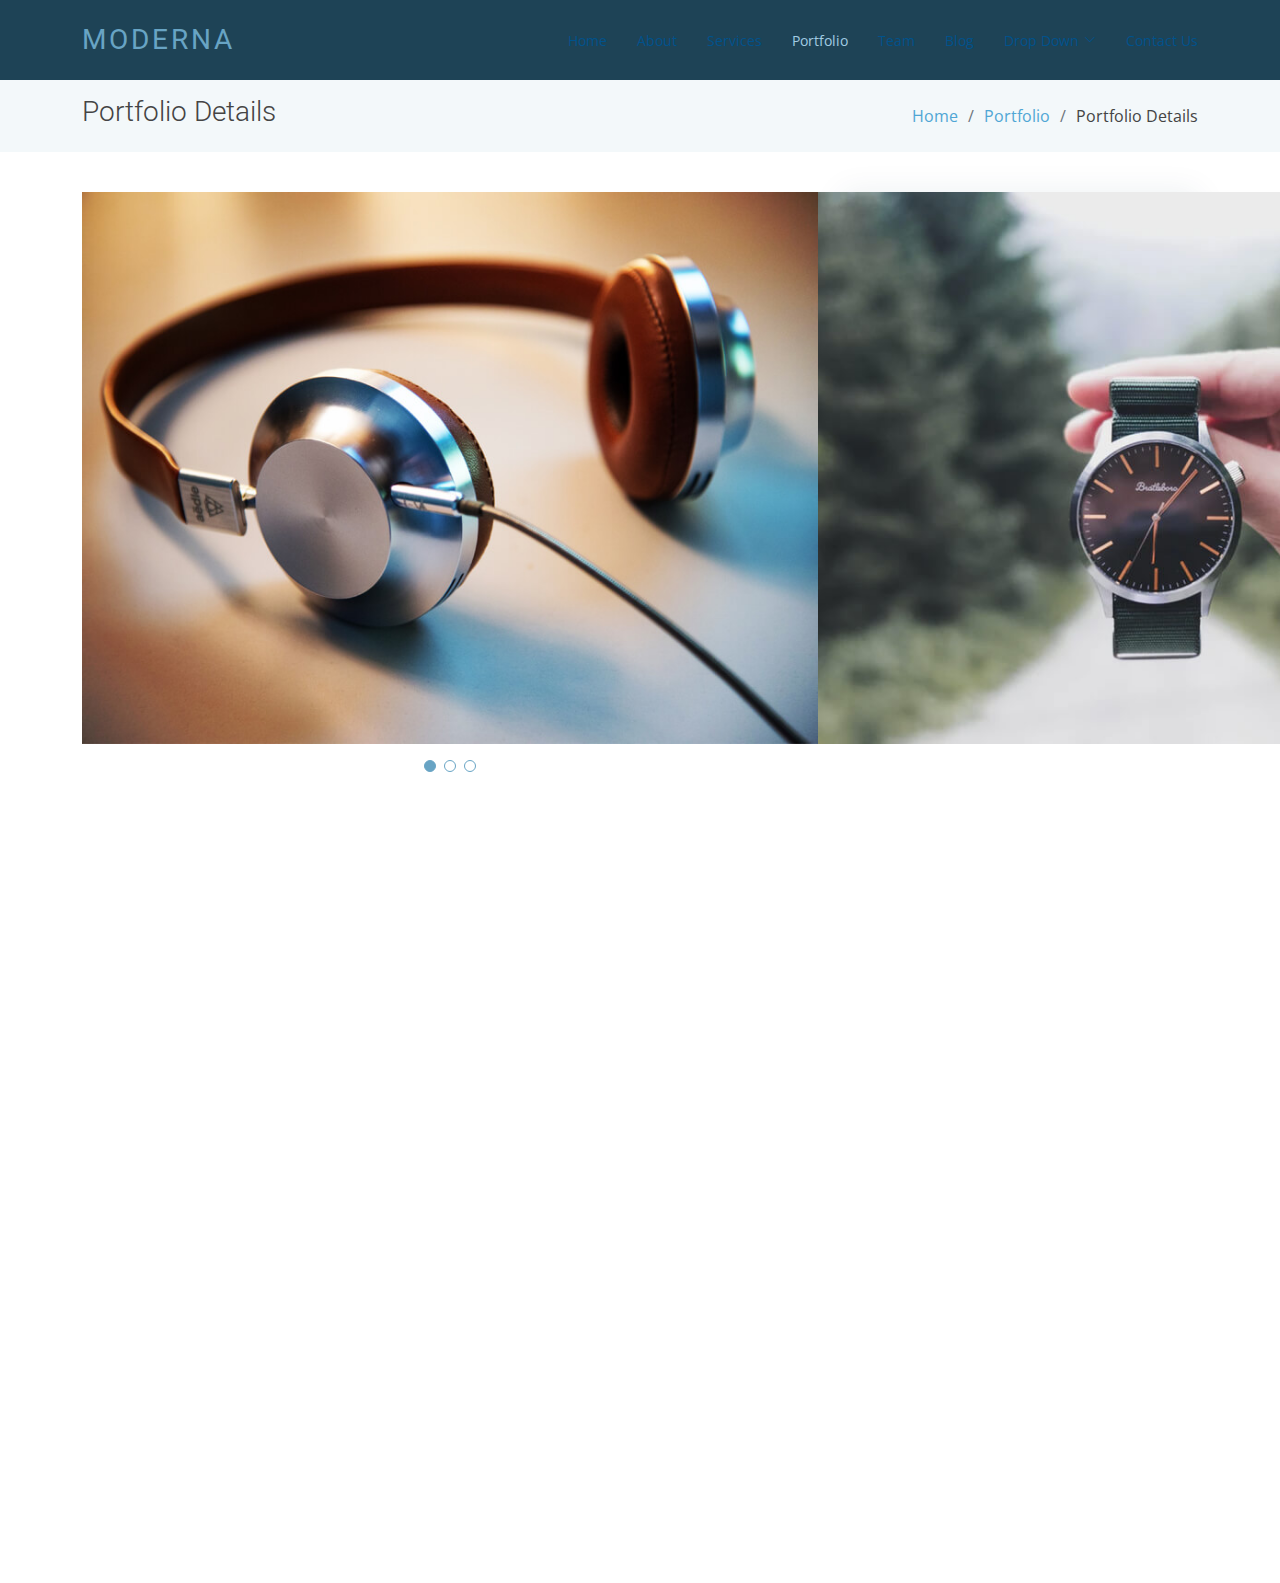
<file: portfolio-details.html>
<!DOCTYPE html>
<html lang="en">

<head>
  <meta charset="utf-8">
  <meta content="width=device-width, initial-scale=1.0" name="viewport">

  <title>Portfolio Details - Moderna Bootstrap Template</title>
  <meta content="" name="description">
  <meta content="" name="keywords">

  <!-- Favicons -->
  <link href="assets/img/favicon.png" rel="icon">
  <link href="assets/img/apple-touch-icon.png" rel="apple-touch-icon">

  <!-- Google Fonts -->
  <link href="https://fonts.googleapis.com/css?family=Open+Sans:300,300i,400,400i,600,600i,700,700i|Roboto:300,300i,400,400i,500,500i,700,700i&display=swap" rel="stylesheet">

  <!-- Vendor CSS Files -->
  <link href="assets/vendor/animate.css/animate.min.css" rel="stylesheet">
  <link href="assets/vendor/aos/aos.css" rel="stylesheet">
  <link href="assets/vendor/bootstrap/css/bootstrap.min.css" rel="stylesheet">
  <link href="assets/vendor/bootstrap-icons/bootstrap-icons.css" rel="stylesheet">
  <link href="assets/vendor/boxicons/css/boxicons.min.css" rel="stylesheet">
  <link href="assets/vendor/glightbox/css/glightbox.min.css" rel="stylesheet">
  <link href="assets/vendor/swiper/swiper-bundle.min.css" rel="stylesheet">

  <!-- Template Main CSS File -->
  <link href="assets/css/style.css" rel="stylesheet">

  <!-- =======================================================
  * Template Name: Moderna - v4.4.0
  * Template URL: https://bootstrapmade.com/free-bootstrap-template-corporate-moderna/
  * Author: BootstrapMade.com
  * License: https://bootstrapmade.com/license/
  ======================================================== -->
</head>

<body>

  <!-- ======= Header ======= -->
  <header id="header" class="fixed-top d-flex align-items-center ">
    <div class="container d-flex justify-content-between align-items-center">

      <div class="logo">
        <h1 class="text-light"><a href="index.html"><span>Moderna</span></a></h1>
        <!-- Uncomment below if you prefer to use an image logo -->
        <!-- <a href="index.html"><img src="assets/img/logo.png" alt="" class="img-fluid"></a>-->
      </div>

      <nav id="navbar" class="navbar">
        <ul>
          <li><a class="" href="index.html">Home</a></li>
          <li><a href="about.html">About</a></li>
          <li><a href="services.html">Services</a></li>
          <li><a class="active" href="portfolio.html">Portfolio</a></li>
          <li><a href="team.html">Team</a></li>
          <li><a href="blog.html">Blog</a></li>
          <li class="dropdown"><a href="#"><span>Drop Down</span> <i class="bi bi-chevron-down"></i></a>
            <ul>
              <li><a href="#">Drop Down 1</a></li>
              <li class="dropdown"><a href="#"><span>Deep Drop Down</span> <i class="bi bi-chevron-right"></i></a>
                <ul>
                  <li><a href="#">Deep Drop Down 1</a></li>
                  <li><a href="#">Deep Drop Down 2</a></li>
                  <li><a href="#">Deep Drop Down 3</a></li>
                  <li><a href="#">Deep Drop Down 4</a></li>
                  <li><a href="#">Deep Drop Down 5</a></li>
                </ul>
              </li>
              <li><a href="#">Drop Down 2</a></li>
              <li><a href="#">Drop Down 3</a></li>
              <li><a href="#">Drop Down 4</a></li>
            </ul>
          </li>
          <li><a href="contact.html">Contact Us</a></li>
        </ul>
        <i class="bi bi-list mobile-nav-toggle"></i>
      </nav><!-- .navbar -->

    </div>
  </header><!-- End Header -->

  <main id="main">

    <!-- ======= Our Portfolio Section ======= -->
    <section class="breadcrumbs">
      <div class="container">

        <div class="d-flex justify-content-between align-items-center">
          <h2>Portfolio Details</h2>
          <ol>
            <li><a href="index.html">Home</a></li>
            <li><a href="portfolio.html">Portfolio</a></li>
            <li>Portfolio Details</li>
          </ol>
        </div>

      </div>
    </section><!-- End Our Portfolio Section -->

    <!-- ======= Portfolio Details Section ======= -->
    <section id="portfolio-details" class="portfolio-details">
      <div class="container">

        <div class="row gy-4">

          <div class="col-lg-8">
            <div class="portfolio-details-slider swiper-container">
              <div class="swiper-wrapper align-items-center">

                <div class="swiper-slide">
                  <img src="assets/img/portfolio/portfolio-1.jpg" alt="">
                </div>

                <div class="swiper-slide">
                  <img src="assets/img/portfolio/portfolio-2.jpg" alt="">
                </div>

                <div class="swiper-slide">
                  <img src="assets/img/portfolio/portfolio-3.jpg" alt="">
                </div>

              </div>
              <div class="swiper-pagination"></div>
            </div>
          </div>

          <div class="col-lg-4">
            <div class="portfolio-info">
              <h3>Project information</h3>
              <ul>
                <li><strong>Category</strong>: Web design</li>
                <li><strong>Client</strong>: ASU Company</li>
                <li><strong>Project date</strong>: 01 March, 2020</li>
                <li><strong>Project URL</strong>: <a href="#">www.example.com</a></li>
              </ul>
            </div>
            <div class="portfolio-description">
              <h2>This is an example of portfolio detail</h2>
              <p>
                Autem ipsum nam porro corporis rerum. Quis eos dolorem eos itaque inventore commodi labore quia quia. Exercitationem repudiandae officiis neque suscipit non officia eaque itaque enim. Voluptatem officia accusantium nesciunt est omnis tempora consectetur dignissimos. Sequi nulla at esse enim cum deserunt eius.
              </p>
            </div>
          </div>

        </div>

      </div>
    </section><!-- End Portfolio Details Section -->

  </main><!-- End #main -->

  <!-- ======= Footer ======= -->
  <footer id="footer" data-aos="fade-up" data-aos-easing="ease-in-out" data-aos-duration="500">

    <div class="footer-newsletter">
      <div class="container">
        <div class="row">
          <div class="col-lg-6">
            <h4>Our Newsletter</h4>
            <p>Tamen quem nulla quae legam multos aute sint culpa legam noster magna</p>
          </div>
          <div class="col-lg-6">
            <form action="" method="post">
              <input type="email" name="email"><input type="submit" value="Subscribe">
            </form>
          </div>
        </div>
      </div>
    </div>

    <div class="footer-top">
      <div class="container">
        <div class="row">

          <div class="col-lg-3 col-md-6 footer-links">
            <h4>Useful Links</h4>
            <ul>
              <li><i class="bx bx-chevron-right"></i> <a href="#">Home</a></li>
              <li><i class="bx bx-chevron-right"></i> <a href="#">About us</a></li>
              <li><i class="bx bx-chevron-right"></i> <a href="#">Services</a></li>
              <li><i class="bx bx-chevron-right"></i> <a href="#">Terms of service</a></li>
              <li><i class="bx bx-chevron-right"></i> <a href="#">Privacy policy</a></li>
            </ul>
          </div>

          <div class="col-lg-3 col-md-6 footer-links">
            <h4>Our Services</h4>
            <ul>
              <li><i class="bx bx-chevron-right"></i> <a href="#">Web Design</a></li>
              <li><i class="bx bx-chevron-right"></i> <a href="#">Web Development</a></li>
              <li><i class="bx bx-chevron-right"></i> <a href="#">Product Management</a></li>
              <li><i class="bx bx-chevron-right"></i> <a href="#">Marketing</a></li>
              <li><i class="bx bx-chevron-right"></i> <a href="#">Graphic Design</a></li>
            </ul>
          </div>

          <div class="col-lg-3 col-md-6 footer-contact">
            <h4>Contact Us</h4>
            <p>
              A108 Adam Street <br>
              New York, NY 535022<br>
              United States <br><br>
              <strong>Phone:</strong> +1 5589 55488 55<br>
              <strong>Email:</strong> info@example.com<br>
            </p>

          </div>

          <div class="col-lg-3 col-md-6 footer-info">
            <h3>About Moderna</h3>
            <p>Cras fermentum odio eu feugiat lide par naso tierra. Justo eget nada terra videa magna derita valies darta donna mare fermentum iaculis eu non diam phasellus.</p>
            <div class="social-links mt-3">
              <a href="#" class="twitter"><i class="bx bxl-twitter"></i></a>
              <a href="#" class="facebook"><i class="bx bxl-facebook"></i></a>
              <a href="#" class="instagram"><i class="bx bxl-instagram"></i></a>
              <a href="#" class="linkedin"><i class="bx bxl-linkedin"></i></a>
            </div>
          </div>

        </div>
      </div>
    </div>

    <div class="container">
      <div class="copyright">
        &copy; Copyright <strong><span>Moderna</span></strong>. All Rights Reserved
      </div>
      <div class="credits">
        <!-- All the links in the footer should remain intact. -->
        <!-- You can delete the links only if you purchased the pro version. -->
        <!-- Licensing information: https://bootstrapmade.com/license/ -->
        <!-- Purchase the pro version with working PHP/AJAX contact form: https://bootstrapmade.com/free-bootstrap-template-corporate-moderna/ -->
        Designed by <a href="https://bootstrapmade.com/">BootstrapMade</a>
      </div>
    </div>
  </footer><!-- End Footer -->

  <a href="#" class="back-to-top d-flex align-items-center justify-content-center"><i class="bi bi-arrow-up-short"></i></a>

  <!-- Vendor JS Files -->
  <script src="assets/vendor/aos/aos.js"></script>
  <script src="assets/vendor/bootstrap/js/bootstrap.bundle.min.js"></script>
  <script src="assets/vendor/glightbox/js/glightbox.min.js"></script>
  <script src="assets/vendor/isotope-layout/isotope.pkgd.min.js"></script>
  <script src="assets/vendor/php-email-form/validate.js"></script>
  <script src="assets/vendor/purecounter/purecounter.js"></script>
  <script src="assets/vendor/swiper/swiper-bundle.min.js"></script>
  <script src="assets/vendor/waypoints/noframework.waypoints.js"></script>

  <!-- Template Main JS File -->
  <script src="assets/js/main.js"></script>

</body>

</html>
</file>
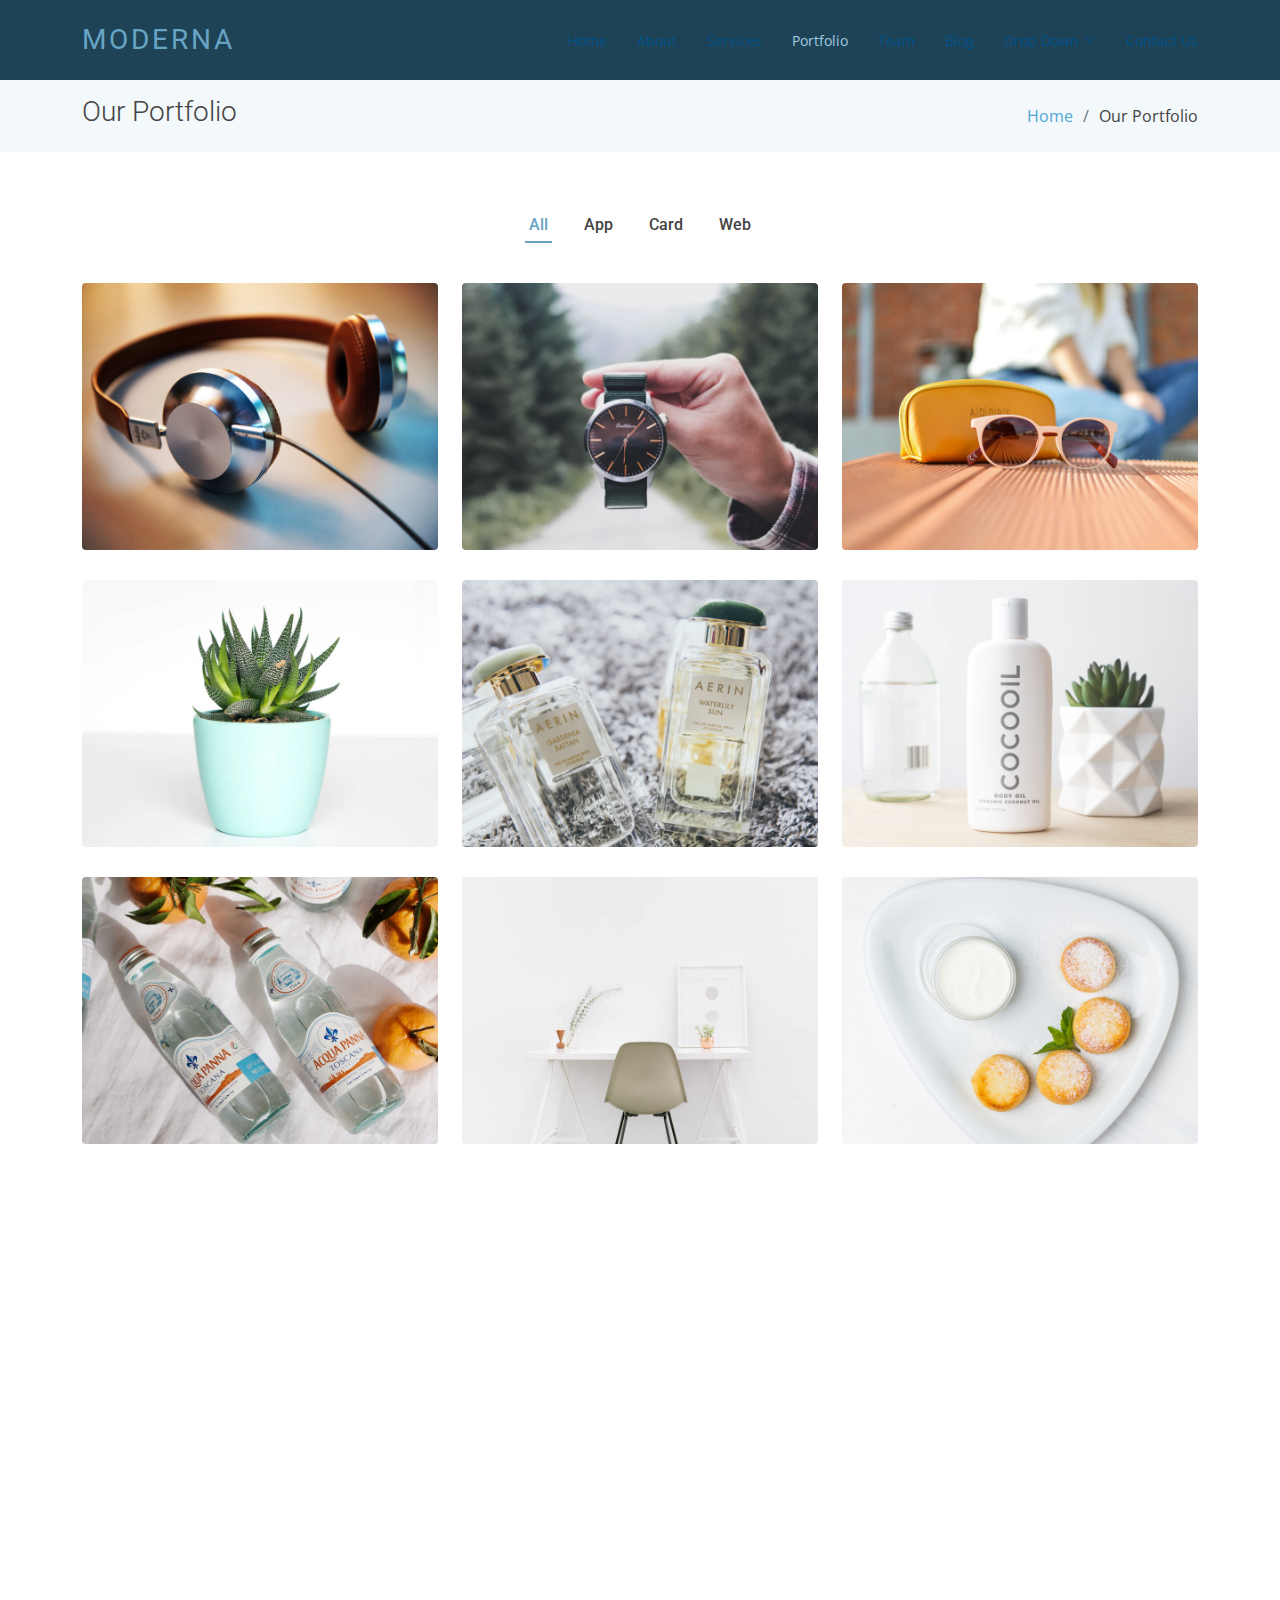
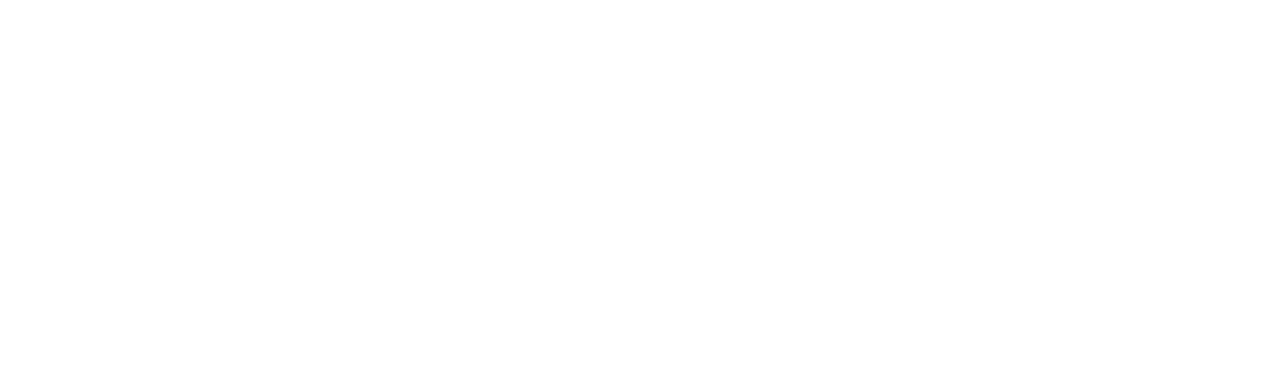
<file: portfolio.html>
<!DOCTYPE html>
<html lang="en">

<head>
  <meta charset="utf-8">
  <meta content="width=device-width, initial-scale=1.0" name="viewport">

  <title>Portfolio - Moderna Bootstrap Template</title>
  <meta content="" name="description">
  <meta content="" name="keywords">

  <!-- Favicons -->
  <link href="assets/img/favicon.png" rel="icon">
  <link href="assets/img/apple-touch-icon.png" rel="apple-touch-icon">

  <!-- Google Fonts -->
  <link href="https://fonts.googleapis.com/css?family=Open+Sans:300,300i,400,400i,600,600i,700,700i|Roboto:300,300i,400,400i,500,500i,700,700i&display=swap" rel="stylesheet">

  <!-- Vendor CSS Files -->
  <link href="assets/vendor/animate.css/animate.min.css" rel="stylesheet">
  <link href="assets/vendor/aos/aos.css" rel="stylesheet">
  <link href="assets/vendor/bootstrap/css/bootstrap.min.css" rel="stylesheet">
  <link href="assets/vendor/bootstrap-icons/bootstrap-icons.css" rel="stylesheet">
  <link href="assets/vendor/boxicons/css/boxicons.min.css" rel="stylesheet">
  <link href="assets/vendor/glightbox/css/glightbox.min.css" rel="stylesheet">
  <link href="assets/vendor/swiper/swiper-bundle.min.css" rel="stylesheet">

  <!-- Template Main CSS File -->
  <link href="assets/css/style.css" rel="stylesheet">

  <!-- =======================================================
  * Template Name: Moderna - v4.4.0
  * Template URL: https://bootstrapmade.com/free-bootstrap-template-corporate-moderna/
  * Author: BootstrapMade.com
  * License: https://bootstrapmade.com/license/
  ======================================================== -->
</head>

<body>

  <!-- ======= Header ======= -->
  <header id="header" class="fixed-top d-flex align-items-center ">
    <div class="container d-flex justify-content-between align-items-center">

      <div class="logo">
        <h1 class="text-light"><a href="index.html"><span>Moderna</span></a></h1>
        <!-- Uncomment below if you prefer to use an image logo -->
        <!-- <a href="index.html"><img src="assets/img/logo.png" alt="" class="img-fluid"></a>-->
      </div>

      <nav id="navbar" class="navbar">
        <ul>
          <li><a class="" href="index.html">Home</a></li>
          <li><a href="about.html">About</a></li>
          <li><a href="services.html">Services</a></li>
          <li><a class="active" href="portfolio.html">Portfolio</a></li>
          <li><a href="team.html">Team</a></li>
          <li><a href="blog.html">Blog</a></li>
          <li class="dropdown"><a href="#"><span>Drop Down</span> <i class="bi bi-chevron-down"></i></a>
            <ul>
              <li><a href="#">Drop Down 1</a></li>
              <li class="dropdown"><a href="#"><span>Deep Drop Down</span> <i class="bi bi-chevron-right"></i></a>
                <ul>
                  <li><a href="#">Deep Drop Down 1</a></li>
                  <li><a href="#">Deep Drop Down 2</a></li>
                  <li><a href="#">Deep Drop Down 3</a></li>
                  <li><a href="#">Deep Drop Down 4</a></li>
                  <li><a href="#">Deep Drop Down 5</a></li>
                </ul>
              </li>
              <li><a href="#">Drop Down 2</a></li>
              <li><a href="#">Drop Down 3</a></li>
              <li><a href="#">Drop Down 4</a></li>
            </ul>
          </li>
          <li><a href="contact.html">Contact Us</a></li>
        </ul>
        <i class="bi bi-list mobile-nav-toggle"></i>
      </nav><!-- .navbar -->

    </div>
  </header><!-- End Header -->

  <main id="main">

    <!-- ======= Our Portfolio Section ======= -->
    <section class="breadcrumbs">
      <div class="container">

        <div class="d-flex justify-content-between align-items-center">
          <h2>Our Portfolio</h2>
          <ol>
            <li><a href="index.html">Home</a></li>
            <li>Our Portfolio</li>
          </ol>
        </div>

      </div>
    </section><!-- End Our Portfolio Section -->

    <!-- ======= Portfolio Section ======= -->
    <section class="portfolio">
      <div class="container">

        <div class="row">
          <div class="col-lg-12">
            <ul id="portfolio-flters">
              <li data-filter="*" class="filter-active">All</li>
              <li data-filter=".filter-app">App</li>
              <li data-filter=".filter-card">Card</li>
              <li data-filter=".filter-web">Web</li>
            </ul>
          </div>
        </div>

        <div class="row portfolio-container" data-aos="fade-up" data-aos-easing="ease-in-out" data-aos-duration="500">

          <div class="col-lg-4 col-md-6 portfolio-wrap filter-app">
            <div class="portfolio-item">
              <img src="assets/img/portfolio/portfolio-1.jpg" class="img-fluid" alt="">
              <div class="portfolio-info">
                <h3>App 1</h3>
                <div>
                  <a href="assets/img/portfolio/portfolio-1.jpg" data-gallery="portfolioGallery" class="portfolio-lightbox" title="App 1"><i class="bx bx-plus"></i></a>
                  <a href="portfolio-details.html" title="Portfolio Details"><i class="bx bx-link"></i></a>
                </div>
              </div>
            </div>
          </div>

          <div class="col-lg-4 col-md-6 portfolio-wrap filter-web">
            <div class="portfolio-item">
              <img src="assets/img/portfolio/portfolio-2.jpg" class="img-fluid" alt="">
              <div class="portfolio-info">
                <h3>Web 3</h3>
                <div>
                  <a href="assets/img/portfolio/portfolio-2.jpg" data-gallery="portfolioGallery" class="portfolio-lightbox" title="Web 3"><i class="bx bx-plus"></i></a>
                  <a href="portfolio-details.html" title="Portfolio Details"><i class="bx bx-link"></i></a>
                </div>
              </div>
            </div>
          </div>

          <div class="col-lg-4 col-md-6 portfolio-wrap filter-app">
            <div class="portfolio-item">
              <img src="assets/img/portfolio/portfolio-3.jpg" class="img-fluid" alt="">
              <div class="portfolio-info">
                <h3>App 2</h3>
                <div>
                  <a href="assets/img/portfolio/portfolio-3.jpg" data-gallery="portfolioGallery" class="portfolio-lightbox" title="App 2"><i class="bx bx-plus"></i></a>
                  <a href="portfolio-details.html" title="Portfolio Details"><i class="bx bx-link"></i></a>
                </div>
              </div>
            </div>
          </div>

          <div class="col-lg-4 col-md-6 portfolio-wrap filter-card">
            <div class="portfolio-item">
              <img src="assets/img/portfolio/portfolio-4.jpg" class="img-fluid" alt="">
              <div class="portfolio-info">
                <h3>Card 2</h3>
                <div>
                  <a href="assets/img/portfolio/portfolio-4.jpg" data-gallery="portfolioGallery" class="portfolio-lightbox" title="Card 2"><i class="bx bx-plus"></i></a>
                  <a href="portfolio-details.html" title="Portfolio Details"><i class="bx bx-link"></i></a>
                </div>
              </div>
            </div>
          </div>

          <div class="col-lg-4 col-md-6 portfolio-wrap filter-web">
            <div class="portfolio-item">
              <img src="assets/img/portfolio/portfolio-5.jpg" class="img-fluid" alt="">
              <div class="portfolio-info">
                <h3>Web 2</h3>
                <div>
                  <a href="assets/img/portfolio/portfolio-5.jpg" data-gallery="portfolioGallery" class="portfolio-lightbox" title="Web 2"><i class="bx bx-plus"></i></a>
                  <a href="portfolio-details.html" title="Portfolio Details"><i class="bx bx-link"></i></a>
                </div>
              </div>
            </div>
          </div>

          <div class="col-lg-4 col-md-6 portfolio-wrap filter-app">
            <div class="portfolio-item">
              <img src="assets/img/portfolio/portfolio-6.jpg" class="img-fluid" alt="">
              <div class="portfolio-info">
                <h3>App 3</h3>
                <div>
                  <a href="assets/img/portfolio/portfolio-6.jpg" data-gallery="portfolioGallery" class="portfolio-lightbox" title="App 3"><i class="bx bx-plus"></i></a>
                  <a href="portfolio-details.html" title="Portfolio Details"><i class="bx bx-link"></i></a>
                </div>
              </div>
            </div>
          </div>

          <div class="col-lg-4 col-md-6 portfolio-wrap filter-card">
            <div class="portfolio-item">
              <img src="assets/img/portfolio/portfolio-7.jpg" class="img-fluid" alt="">
              <div class="portfolio-info">
                <h3>Card 1</h3>
                <div>
                  <a href="assets/img/portfolio/portfolio-7.jpg" data-gallery="portfolioGallery" class="portfolio-lightbox" title="Card 1"><i class="bx bx-plus"></i></a>
                  <a href="portfolio-details.html" title="Portfolio Details"><i class="bx bx-link"></i></a>
                </div>
              </div>
            </div>
          </div>

          <div class="col-lg-4 col-md-6 portfolio-wrap filter-card">
            <div class="portfolio-item">
              <img src="assets/img/portfolio/portfolio-8.jpg" class="img-fluid" alt="">
              <div class="portfolio-info">
                <h3>Card 3</h3>
                <div>
                  <a href="assets/img/portfolio/portfolio-8.jpg" data-gallery="portfolioGallery" class="portfolio-lightbox" title="Card 3"><i class="bx bx-plus"></i></a>
                  <a href="portfolio-details.html" title="Portfolio Details"><i class="bx bx-link"></i></a>
                </div>
              </div>
            </div>
          </div>

          <div class="col-lg-4 col-md-6 portfolio-wrap filter-web">
            <div class="portfolio-item">
              <img src="assets/img/portfolio/portfolio-9.jpg" class="img-fluid" alt="">
              <div class="portfolio-info">
                <h3>Web 1</h3>
                <div>
                  <a href="assets/img/portfolio/portfolio-9.jpg" data-gallery="portfolioGallery" class="portfolio-lightbox" title="Web 1"><i class="bx bx-plus"></i></a>
                  <a href="portfolio-details.html" title="Portfolio Details"><i class="bx bx-link"></i></a>
                </div>
              </div>
            </div>
          </div>

        </div>

      </div>
    </section><!-- End Portfolio Section -->

  </main><!-- End #main -->

  <!-- ======= Footer ======= -->
  <footer id="footer" data-aos="fade-up" data-aos-easing="ease-in-out" data-aos-duration="500">

    <div class="footer-newsletter">
      <div class="container">
        <div class="row">
          <div class="col-lg-6">
            <h4>Our Newsletter</h4>
            <p>Tamen quem nulla quae legam multos aute sint culpa legam noster magna</p>
          </div>
          <div class="col-lg-6">
            <form action="" method="post">
              <input type="email" name="email"><input type="submit" value="Subscribe">
            </form>
          </div>
        </div>
      </div>
    </div>

    <div class="footer-top">
      <div class="container">
        <div class="row">

          <div class="col-lg-3 col-md-6 footer-links">
            <h4>Useful Links</h4>
            <ul>
              <li><i class="bx bx-chevron-right"></i> <a href="#">Home</a></li>
              <li><i class="bx bx-chevron-right"></i> <a href="#">About us</a></li>
              <li><i class="bx bx-chevron-right"></i> <a href="#">Services</a></li>
              <li><i class="bx bx-chevron-right"></i> <a href="#">Terms of service</a></li>
              <li><i class="bx bx-chevron-right"></i> <a href="#">Privacy policy</a></li>
            </ul>
          </div>

          <div class="col-lg-3 col-md-6 footer-links">
            <h4>Our Services</h4>
            <ul>
              <li><i class="bx bx-chevron-right"></i> <a href="#">Web Design</a></li>
              <li><i class="bx bx-chevron-right"></i> <a href="#">Web Development</a></li>
              <li><i class="bx bx-chevron-right"></i> <a href="#">Product Management</a></li>
              <li><i class="bx bx-chevron-right"></i> <a href="#">Marketing</a></li>
              <li><i class="bx bx-chevron-right"></i> <a href="#">Graphic Design</a></li>
            </ul>
          </div>

          <div class="col-lg-3 col-md-6 footer-contact">
            <h4>Contact Us</h4>
            <p>
              A108 Adam Street <br>
              New York, NY 535022<br>
              United States <br><br>
              <strong>Phone:</strong> +1 5589 55488 55<br>
              <strong>Email:</strong> info@example.com<br>
            </p>

          </div>

          <div class="col-lg-3 col-md-6 footer-info">
            <h3>About Moderna</h3>
            <p>Cras fermentum odio eu feugiat lide par naso tierra. Justo eget nada terra videa magna derita valies darta donna mare fermentum iaculis eu non diam phasellus.</p>
            <div class="social-links mt-3">
              <a href="#" class="twitter"><i class="bx bxl-twitter"></i></a>
              <a href="#" class="facebook"><i class="bx bxl-facebook"></i></a>
              <a href="#" class="instagram"><i class="bx bxl-instagram"></i></a>
              <a href="#" class="linkedin"><i class="bx bxl-linkedin"></i></a>
            </div>
          </div>

        </div>
      </div>
    </div>

    <div class="container">
      <div class="copyright">
        &copy; Copyright <strong><span>Moderna</span></strong>. All Rights Reserved
      </div>
      <div class="credits">
        <!-- All the links in the footer should remain intact. -->
        <!-- You can delete the links only if you purchased the pro version. -->
        <!-- Licensing information: https://bootstrapmade.com/license/ -->
        <!-- Purchase the pro version with working PHP/AJAX contact form: https://bootstrapmade.com/free-bootstrap-template-corporate-moderna/ -->
        Designed by <a href="https://bootstrapmade.com/">BootstrapMade</a>
      </div>
    </div>
  </footer><!-- End Footer -->

  <a href="#" class="back-to-top d-flex align-items-center justify-content-center"><i class="bi bi-arrow-up-short"></i></a>

  <!-- Vendor JS Files -->
  <script src="assets/vendor/aos/aos.js"></script>
  <script src="assets/vendor/bootstrap/js/bootstrap.bundle.min.js"></script>
  <script src="assets/vendor/glightbox/js/glightbox.min.js"></script>
  <script src="assets/vendor/isotope-layout/isotope.pkgd.min.js"></script>
  <script src="assets/vendor/php-email-form/validate.js"></script>
  <script src="assets/vendor/purecounter/purecounter.js"></script>
  <script src="assets/vendor/swiper/swiper-bundle.min.js"></script>
  <script src="assets/vendor/waypoints/noframework.waypoints.js"></script>

  <!-- Template Main JS File -->
  <script src="assets/js/main.js"></script>

</body>

</html>
</file>
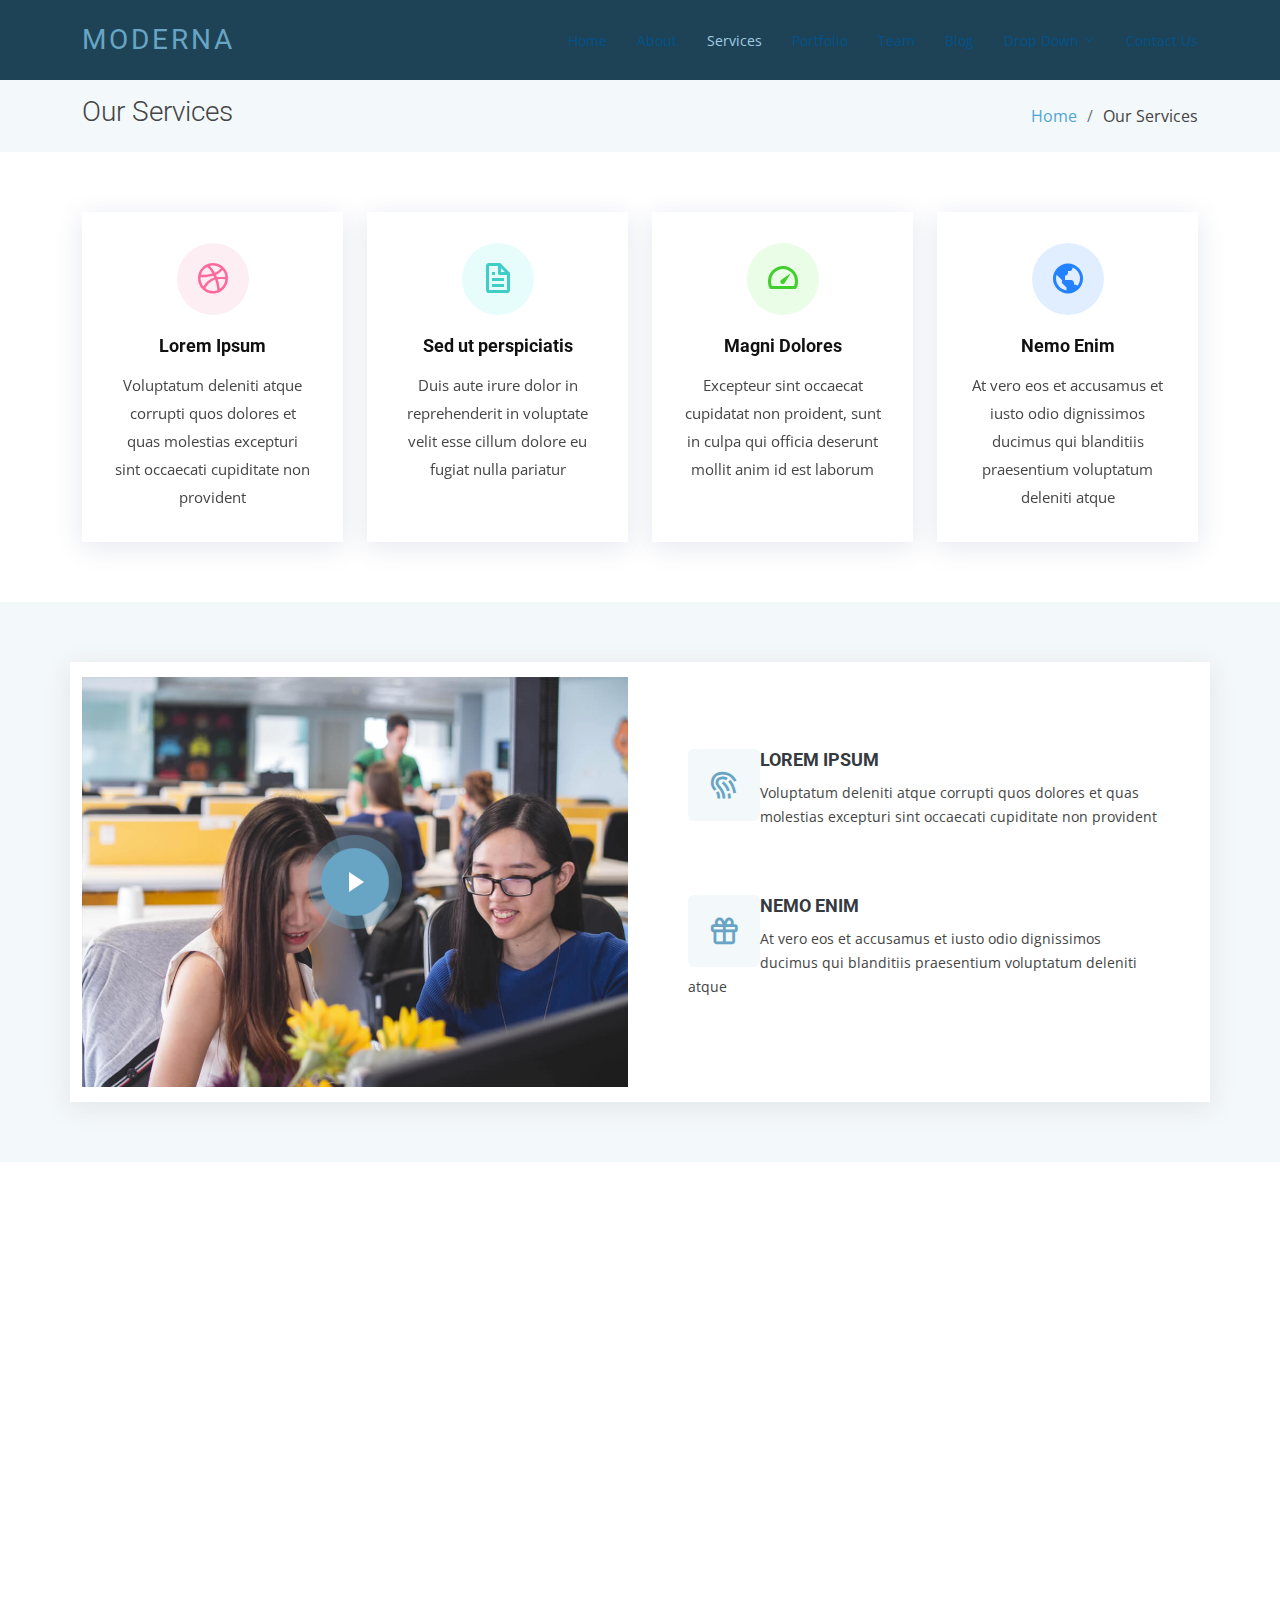
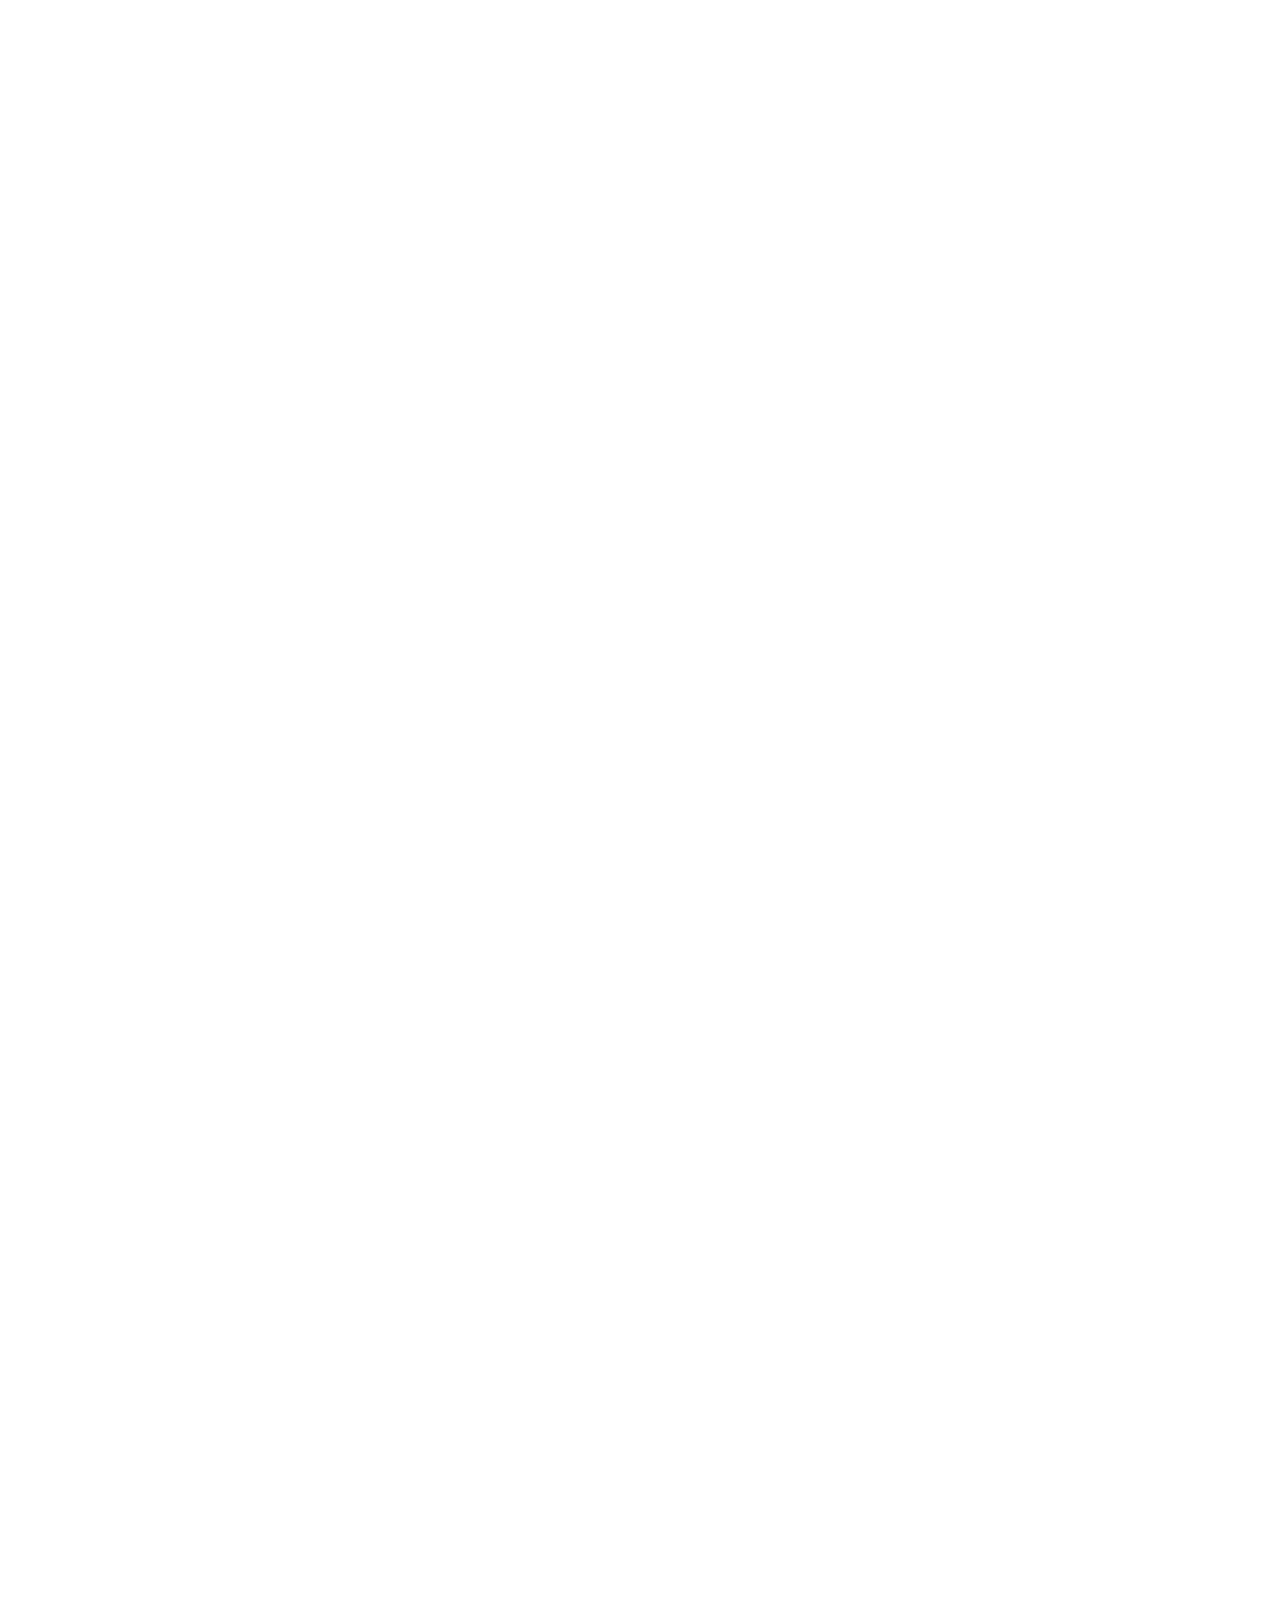
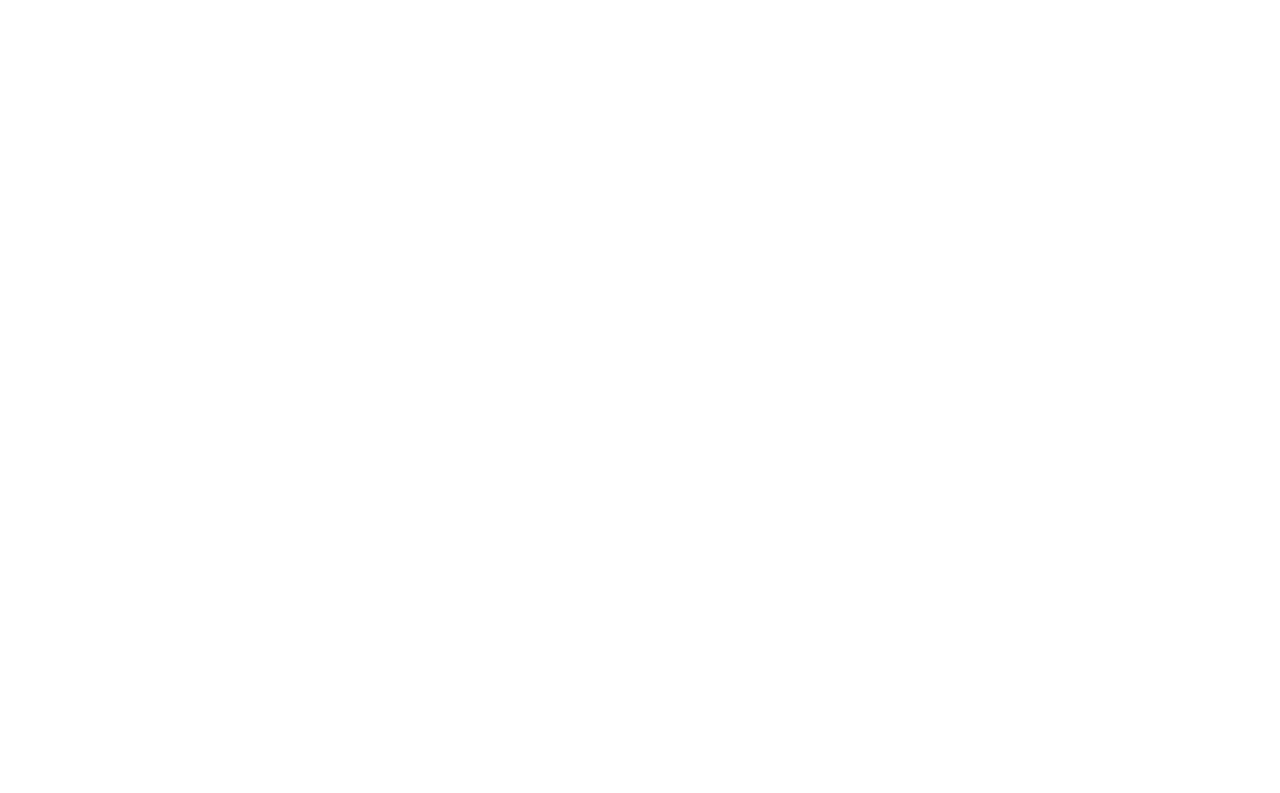
<file: services.html>
<!DOCTYPE html>
<html lang="en">

<head>
  <meta charset="utf-8">
  <meta content="width=device-width, initial-scale=1.0" name="viewport">

  <title>Services - Moderna Bootstrap Template</title>
  <meta content="" name="description">
  <meta content="" name="keywords">

  <!-- Favicons -->
  <link href="assets/img/favicon.png" rel="icon">
  <link href="assets/img/apple-touch-icon.png" rel="apple-touch-icon">

  <!-- Google Fonts -->
  <link href="https://fonts.googleapis.com/css?family=Open+Sans:300,300i,400,400i,600,600i,700,700i|Roboto:300,300i,400,400i,500,500i,700,700i&display=swap" rel="stylesheet">

  <!-- Vendor CSS Files -->
  <link href="assets/vendor/animate.css/animate.min.css" rel="stylesheet">
  <link href="assets/vendor/aos/aos.css" rel="stylesheet">
  <link href="assets/vendor/bootstrap/css/bootstrap.min.css" rel="stylesheet">
  <link href="assets/vendor/bootstrap-icons/bootstrap-icons.css" rel="stylesheet">
  <link href="assets/vendor/boxicons/css/boxicons.min.css" rel="stylesheet">
  <link href="assets/vendor/glightbox/css/glightbox.min.css" rel="stylesheet">
  <link href="assets/vendor/swiper/swiper-bundle.min.css" rel="stylesheet">

  <!-- Template Main CSS File -->
  <link href="assets/css/style.css" rel="stylesheet">

  <!-- =======================================================
  * Template Name: Moderna - v4.4.0
  * Template URL: https://bootstrapmade.com/free-bootstrap-template-corporate-moderna/
  * Author: BootstrapMade.com
  * License: https://bootstrapmade.com/license/
  ======================================================== -->
</head>

<body>

  <!-- ======= Header ======= -->
  <header id="header" class="fixed-top d-flex align-items-center ">
    <div class="container d-flex justify-content-between align-items-center">

      <div class="logo">
        <h1 class="text-light"><a href="index.html"><span>Moderna</span></a></h1>
        <!-- Uncomment below if you prefer to use an image logo -->
        <!-- <a href="index.html"><img src="assets/img/logo.png" alt="" class="img-fluid"></a>-->
      </div>

      <nav id="navbar" class="navbar">
        <ul>
          <li><a class="" href="index.html">Home</a></li>
          <li><a href="about.html">About</a></li>
          <li><a class="active" href="services.html">Services</a></li>
          <li><a href="portfolio.html">Portfolio</a></li>
          <li><a href="team.html">Team</a></li>
          <li><a href="blog.html">Blog</a></li>
          <li class="dropdown"><a href="#"><span>Drop Down</span> <i class="bi bi-chevron-down"></i></a>
            <ul>
              <li><a href="#">Drop Down 1</a></li>
              <li class="dropdown"><a href="#"><span>Deep Drop Down</span> <i class="bi bi-chevron-right"></i></a>
                <ul>
                  <li><a href="#">Deep Drop Down 1</a></li>
                  <li><a href="#">Deep Drop Down 2</a></li>
                  <li><a href="#">Deep Drop Down 3</a></li>
                  <li><a href="#">Deep Drop Down 4</a></li>
                  <li><a href="#">Deep Drop Down 5</a></li>
                </ul>
              </li>
              <li><a href="#">Drop Down 2</a></li>
              <li><a href="#">Drop Down 3</a></li>
              <li><a href="#">Drop Down 4</a></li>
            </ul>
          </li>
          <li><a href="contact.html">Contact Us</a></li>
        </ul>
        <i class="bi bi-list mobile-nav-toggle"></i>
      </nav><!-- .navbar -->

    </div>
  </header><!-- End Header -->

  <main id="main">

    <!-- ======= Our Services Section ======= -->
    <section class="breadcrumbs">
      <div class="container">

        <div class="d-flex justify-content-between align-items-center">
          <h2>Our Services</h2>
          <ol>
            <li><a href="index.html">Home</a></li>
            <li>Our Services</li>
          </ol>
        </div>

      </div>
    </section><!-- End Our Services Section -->

    <!-- ======= Services Section ======= -->
    <section class="services">
      <div class="container">

        <div class="row">
          <div class="col-md-6 col-lg-3 d-flex align-items-stretch" data-aos="fade-up">
            <div class="icon-box icon-box-pink">
              <div class="icon"><i class="bx bxl-dribbble"></i></div>
              <h4 class="title"><a href="">Lorem Ipsum</a></h4>
              <p class="description">Voluptatum deleniti atque corrupti quos dolores et quas molestias excepturi sint occaecati cupiditate non provident</p>
            </div>
          </div>

          <div class="col-md-6 col-lg-3 d-flex align-items-stretch" data-aos="fade-up" data-aos-delay="100">
            <div class="icon-box icon-box-cyan">
              <div class="icon"><i class="bx bx-file"></i></div>
              <h4 class="title"><a href="">Sed ut perspiciatis</a></h4>
              <p class="description">Duis aute irure dolor in reprehenderit in voluptate velit esse cillum dolore eu fugiat nulla pariatur</p>
            </div>
          </div>

          <div class="col-md-6 col-lg-3 d-flex align-items-stretch" data-aos="fade-up" data-aos-delay="200">
            <div class="icon-box icon-box-green">
              <div class="icon"><i class="bx bx-tachometer"></i></div>
              <h4 class="title"><a href="">Magni Dolores</a></h4>
              <p class="description">Excepteur sint occaecat cupidatat non proident, sunt in culpa qui officia deserunt mollit anim id est laborum</p>
            </div>
          </div>

          <div class="col-md-6 col-lg-3 d-flex align-items-stretch" data-aos="fade-up" data-aos-delay="200">
            <div class="icon-box icon-box-blue">
              <div class="icon"><i class="bx bx-world"></i></div>
              <h4 class="title"><a href="">Nemo Enim</a></h4>
              <p class="description">At vero eos et accusamus et iusto odio dignissimos ducimus qui blanditiis praesentium voluptatum deleniti atque</p>
            </div>
          </div>

        </div>

      </div>
    </section><!-- End Services Section -->

    <!-- ======= Why Us Section ======= -->
    <section class="why-us section-bg" data-aos="fade-up" date-aos-delay="200">
      <div class="container">

        <div class="row">
          <div class="col-lg-6 video-box">
            <img src="assets/img/why-us.jpg" class="img-fluid" alt="">
            <a href="https://www.youtube.com/watch?v=jDDaplaOz7Q" class="venobox play-btn mb-4" data-vbtype="video" data-autoplay="true"></a>
          </div>

          <div class="col-lg-6 d-flex flex-column justify-content-center p-5">

            <div class="icon-box">
              <div class="icon"><i class="bx bx-fingerprint"></i></div>
              <h4 class="title"><a href="">Lorem Ipsum</a></h4>
              <p class="description">Voluptatum deleniti atque corrupti quos dolores et quas molestias excepturi sint occaecati cupiditate non provident</p>
            </div>

            <div class="icon-box">
              <div class="icon"><i class="bx bx-gift"></i></div>
              <h4 class="title"><a href="">Nemo Enim</a></h4>
              <p class="description">At vero eos et accusamus et iusto odio dignissimos ducimus qui blanditiis praesentium voluptatum deleniti atque</p>
            </div>

          </div>
        </div>

      </div>
    </section><!-- End Why Us Section -->

    <!-- ======= Service Details Section ======= -->
    <section class="service-details">
      <div class="container">

        <div class="row">
          <div class="col-md-6 d-flex align-items-stretch" data-aos="fade-up">
            <div class="card">
              <div class="card-img">
                <img src="assets/img/service-details-1.jpg" alt="...">
              </div>
              <div class="card-body">
                <h5 class="card-title"><a href="#">Our Mission</a></h5>
                <p class="card-text">Lorem ipsum dolor sit amet, consectetur elit, sed do eiusmod tempor ut labore et dolore magna aliqua. Ut enim ad minim veniam, quis nostrud exercitation ullamco laboris nisi ut aliquip ex ea commodo consequat</p>
                <div class="read-more"><a href="#"><i class="bi bi-arrow-right"></i> Read More</a></div>
              </div>
            </div>
          </div>
          <div class="col-md-6 d-flex align-items-stretch" data-aos="fade-up">
            <div class="card">
              <div class="card-img">
                <img src="assets/img/service-details-2.jpg" alt="...">
              </div>
              <div class="card-body">
                <h5 class="card-title"><a href="#">Our Plan</a></h5>
                <p class="card-text">Sed ut perspiciatis unde omnis iste natus error sit voluptatem doloremque laudantium, totam rem aperiam, eaque ipsa quae ab illo inventore veritatis et quasi architecto beatae vitae dicta sunt explicabo</p>
                <div class="read-more"><a href="#"><i class="bi bi-arrow-right"></i> Read More</a></div>
              </div>
            </div>

          </div>
          <div class="col-md-6 d-flex align-items-stretch" data-aos="fade-up">
            <div class="card">
              <div class="card-img">
                <img src="assets/img/service-details-3.jpg" alt="...">
              </div>
              <div class="card-body">
                <h5 class="card-title"><a href="#">Our Vision</a></h5>
                <p class="card-text">Nemo enim ipsam voluptatem quia voluptas sit aut odit aut fugit, sed quia magni dolores eos qui ratione voluptatem sequi nesciunt Neque porro quisquam est, qui dolorem ipsum quia dolor sit amet</p>
                <div class="read-more"><a href="#"><i class="bi bi-arrow-right"></i> Read More</a></div>
              </div>
            </div>
          </div>
          <div class="col-md-6 d-flex align-items-stretch" data-aos="fade-up">
            <div class="card">
              <div class="card-img">
                <img src="assets/img/service-details-4.jpg" alt="...">
              </div>
              <div class="card-body">
                <h5 class="card-title"><a href="#">Our Care</a></h5>
                <p class="card-text">Nostrum eum sed et autem dolorum perspiciatis. Magni porro quisquam laudantium voluptatem. In molestiae earum ab sit esse voluptatem. Eos ipsam cumque ipsum officiis qui nihil aut incidunt aut</p>
                <div class="read-more"><a href="#"><i class="bi bi-arrow-right"></i> Read More</a></div>
              </div>
            </div>
          </div>
        </div>

      </div>
    </section><!-- End Service Details Section -->

    <!-- ======= Pricing Section ======= -->
    <section class="pricing section-bg" data-aos="fade-up">
      <div class="container">

        <div class="section-title">
          <h2>Pricing</h2>
          <p>Magnam dolores commodi suscipit. Necessitatibus eius consequatur ex aliquid fuga eum quidem. Sit sint consectetur velit. Quisquam quos quisquam cupiditate. Et nemo qui impedit suscipit alias ea. Quia fugiat sit in iste officiis commodi quidem hic quas.</p>
        </div>

        <div class="row no-gutters">

          <div class="col-lg-4 box">
            <h3>Free</h3>
            <h4>$0<span>per month</span></h4>
            <ul>
              <li><i class="bx bx-check"></i> Quam adipiscing vitae proin</li>
              <li><i class="bx bx-check"></i> Nec feugiat nisl pretium</li>
              <li><i class="bx bx-check"></i> Nulla at volutpat diam uteera</li>
              <li class="na"><i class="bx bx-x"></i> <span>Pharetra massa massa ultricies</span></li>
              <li class="na"><i class="bx bx-x"></i> <span>Massa ultricies mi quis hendrerit</span></li>
            </ul>
            <a href="#" class="get-started-btn">Get Started</a>
          </div>

          <div class="col-lg-4 box featured">
            <h3>Business</h3>
            <h4>$29<span>per month</span></h4>
            <ul>
              <li><i class="bx bx-check"></i> Quam adipiscing vitae proin</li>
              <li><i class="bx bx-check"></i> Nec feugiat nisl pretium</li>
              <li><i class="bx bx-check"></i> Nulla at volutpat diam uteera</li>
              <li><i class="bx bx-check"></i> Pharetra massa massa ultricies</li>
              <li><i class="bx bx-check"></i> Massa ultricies mi quis hendrerit</li>
            </ul>
            <a href="#" class="get-started-btn">Get Started</a>
          </div>

          <div class="col-lg-4 box">
            <h3>Developer</h3>
            <h4>$49<span>per month</span></h4>
            <ul>
              <li><i class="bx bx-check"></i> Quam adipiscing vitae proin</li>
              <li><i class="bx bx-check"></i> Nec feugiat nisl pretium</li>
              <li><i class="bx bx-check"></i> Nulla at volutpat diam uteera</li>
              <li><i class="bx bx-check"></i> Pharetra massa massa ultricies</li>
              <li><i class="bx bx-check"></i> Massa ultricies mi quis hendrerit</li>
            </ul>
            <a href="#" class="get-started-btn">Get Started</a>
          </div>

        </div>

      </div>
    </section><!-- End Pricing Section -->

  </main><!-- End #main -->

  <!-- ======= Footer ======= -->
  <footer id="footer" data-aos="fade-up" data-aos-easing="ease-in-out" data-aos-duration="500">

    <div class="footer-newsletter">
      <div class="container">
        <div class="row">
          <div class="col-lg-6">
            <h4>Our Newsletter</h4>
            <p>Tamen quem nulla quae legam multos aute sint culpa legam noster magna</p>
          </div>
          <div class="col-lg-6">
            <form action="" method="post">
              <input type="email" name="email"><input type="submit" value="Subscribe">
            </form>
          </div>
        </div>
      </div>
    </div>

    <div class="footer-top">
      <div class="container">
        <div class="row">

          <div class="col-lg-3 col-md-6 footer-links">
            <h4>Useful Links</h4>
            <ul>
              <li><i class="bx bx-chevron-right"></i> <a href="#">Home</a></li>
              <li><i class="bx bx-chevron-right"></i> <a href="#">About us</a></li>
              <li><i class="bx bx-chevron-right"></i> <a href="#">Services</a></li>
              <li><i class="bx bx-chevron-right"></i> <a href="#">Terms of service</a></li>
              <li><i class="bx bx-chevron-right"></i> <a href="#">Privacy policy</a></li>
            </ul>
          </div>

          <div class="col-lg-3 col-md-6 footer-links">
            <h4>Our Services</h4>
            <ul>
              <li><i class="bx bx-chevron-right"></i> <a href="#">Web Design</a></li>
              <li><i class="bx bx-chevron-right"></i> <a href="#">Web Development</a></li>
              <li><i class="bx bx-chevron-right"></i> <a href="#">Product Management</a></li>
              <li><i class="bx bx-chevron-right"></i> <a href="#">Marketing</a></li>
              <li><i class="bx bx-chevron-right"></i> <a href="#">Graphic Design</a></li>
            </ul>
          </div>

          <div class="col-lg-3 col-md-6 footer-contact">
            <h4>Contact Us</h4>
            <p>
              A108 Adam Street <br>
              New York, NY 535022<br>
              United States <br><br>
              <strong>Phone:</strong> +1 5589 55488 55<br>
              <strong>Email:</strong> info@example.com<br>
            </p>

          </div>

          <div class="col-lg-3 col-md-6 footer-info">
            <h3>About Moderna</h3>
            <p>Cras fermentum odio eu feugiat lide par naso tierra. Justo eget nada terra videa magna derita valies darta donna mare fermentum iaculis eu non diam phasellus.</p>
            <div class="social-links mt-3">
              <a href="#" class="twitter"><i class="bx bxl-twitter"></i></a>
              <a href="#" class="facebook"><i class="bx bxl-facebook"></i></a>
              <a href="#" class="instagram"><i class="bx bxl-instagram"></i></a>
              <a href="#" class="linkedin"><i class="bx bxl-linkedin"></i></a>
            </div>
          </div>

        </div>
      </div>
    </div>

    <div class="container">
      <div class="copyright">
        &copy; Copyright <strong><span>Moderna</span></strong>. All Rights Reserved
      </div>
      <div class="credits">
        <!-- All the links in the footer should remain intact. -->
        <!-- You can delete the links only if you purchased the pro version. -->
        <!-- Licensing information: https://bootstrapmade.com/license/ -->
        <!-- Purchase the pro version with working PHP/AJAX contact form: https://bootstrapmade.com/free-bootstrap-template-corporate-moderna/ -->
        Designed by <a href="https://bootstrapmade.com/">BootstrapMade</a>
      </div>
    </div>
  </footer><!-- End Footer -->

  <a href="#" class="back-to-top d-flex align-items-center justify-content-center"><i class="bi bi-arrow-up-short"></i></a>

  <!-- Vendor JS Files -->
  <script src="assets/vendor/aos/aos.js"></script>
  <script src="assets/vendor/bootstrap/js/bootstrap.bundle.min.js"></script>
  <script src="assets/vendor/glightbox/js/glightbox.min.js"></script>
  <script src="assets/vendor/isotope-layout/isotope.pkgd.min.js"></script>
  <script src="assets/vendor/php-email-form/validate.js"></script>
  <script src="assets/vendor/purecounter/purecounter.js"></script>
  <script src="assets/vendor/swiper/swiper-bundle.min.js"></script>
  <script src="assets/vendor/waypoints/noframework.waypoints.js"></script>

  <!-- Template Main JS File -->
  <script src="assets/js/main.js"></script>

</body>

</html>
</file>
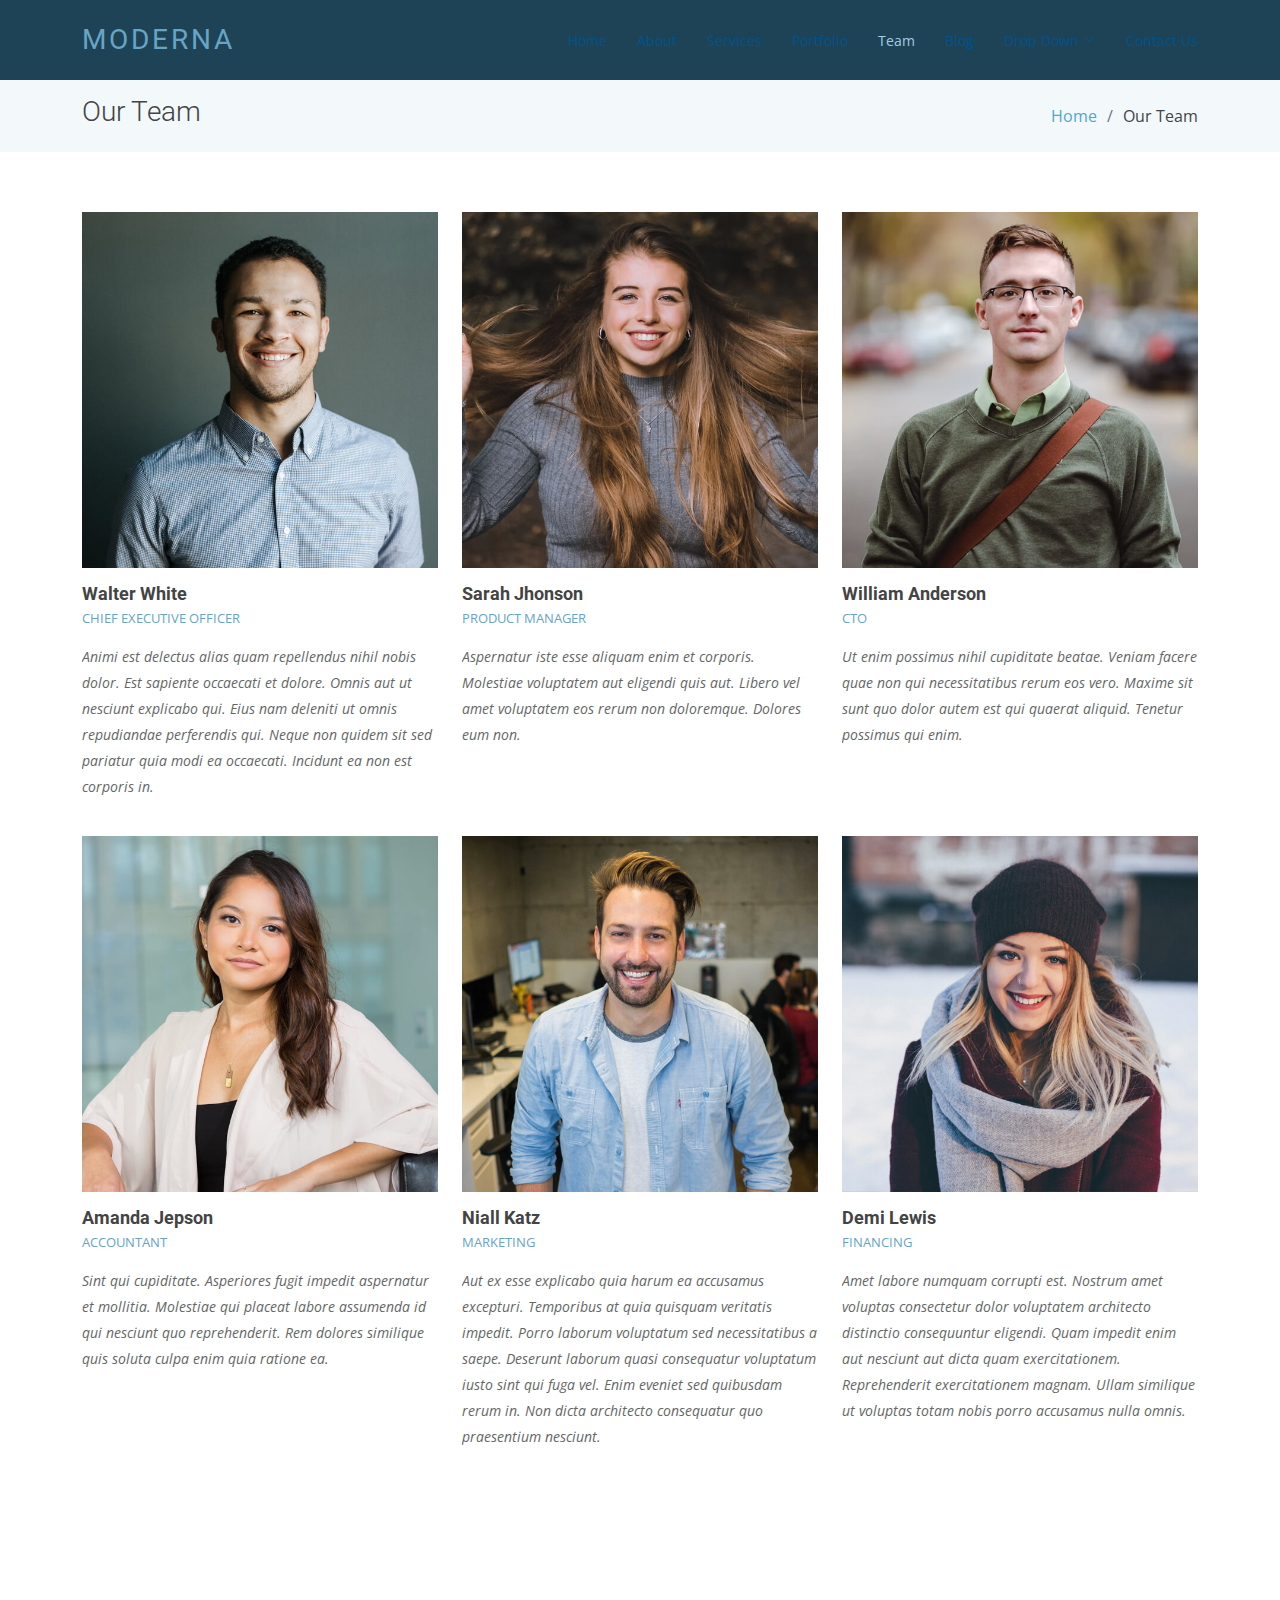
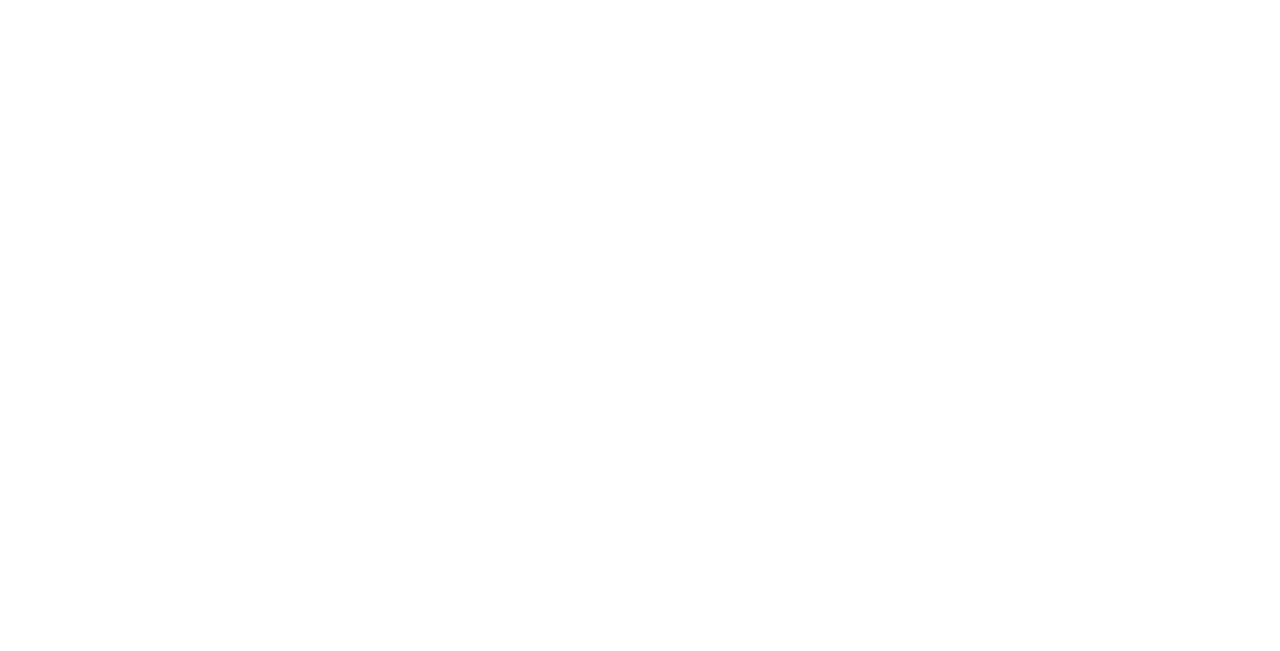
<file: team.html>
<!DOCTYPE html>
<html lang="en">

<head>
  <meta charset="utf-8">
  <meta content="width=device-width, initial-scale=1.0" name="viewport">

  <title>Team - Moderna Bootstrap Template</title>
  <meta content="" name="description">
  <meta content="" name="keywords">

  <!-- Favicons -->
  <link href="assets/img/favicon.png" rel="icon">
  <link href="assets/img/apple-touch-icon.png" rel="apple-touch-icon">

  <!-- Google Fonts -->
  <link href="https://fonts.googleapis.com/css?family=Open+Sans:300,300i,400,400i,600,600i,700,700i|Roboto:300,300i,400,400i,500,500i,700,700i&display=swap" rel="stylesheet">

  <!-- Vendor CSS Files -->
  <link href="assets/vendor/animate.css/animate.min.css" rel="stylesheet">
  <link href="assets/vendor/aos/aos.css" rel="stylesheet">
  <link href="assets/vendor/bootstrap/css/bootstrap.min.css" rel="stylesheet">
  <link href="assets/vendor/bootstrap-icons/bootstrap-icons.css" rel="stylesheet">
  <link href="assets/vendor/boxicons/css/boxicons.min.css" rel="stylesheet">
  <link href="assets/vendor/glightbox/css/glightbox.min.css" rel="stylesheet">
  <link href="assets/vendor/swiper/swiper-bundle.min.css" rel="stylesheet">

  <!-- Template Main CSS File -->
  <link href="assets/css/style.css" rel="stylesheet">

  <!-- =======================================================
  * Template Name: Moderna - v4.4.0
  * Template URL: https://bootstrapmade.com/free-bootstrap-template-corporate-moderna/
  * Author: BootstrapMade.com
  * License: https://bootstrapmade.com/license/
  ======================================================== -->
</head>

<body>

  <!-- ======= Header ======= -->
  <header id="header" class="fixed-top d-flex align-items-center ">
    <div class="container d-flex justify-content-between align-items-center">

      <div class="logo">
        <h1 class="text-light"><a href="index.html"><span>Moderna</span></a></h1>
        <!-- Uncomment below if you prefer to use an image logo -->
        <!-- <a href="index.html"><img src="assets/img/logo.png" alt="" class="img-fluid"></a>-->
      </div>

      <nav id="navbar" class="navbar">
        <ul>
          <li><a class="" href="index.html">Home</a></li>
          <li><a href="about.html">About</a></li>
          <li><a href="services.html">Services</a></li>
          <li><a href="portfolio.html">Portfolio</a></li>
          <li><a class="active" href="team.html">Team</a></li>
          <li><a href="blog.html">Blog</a></li>
          <li class="dropdown"><a href="#"><span>Drop Down</span> <i class="bi bi-chevron-down"></i></a>
            <ul>
              <li><a href="#">Drop Down 1</a></li>
              <li class="dropdown"><a href="#"><span>Deep Drop Down</span> <i class="bi bi-chevron-right"></i></a>
                <ul>
                  <li><a href="#">Deep Drop Down 1</a></li>
                  <li><a href="#">Deep Drop Down 2</a></li>
                  <li><a href="#">Deep Drop Down 3</a></li>
                  <li><a href="#">Deep Drop Down 4</a></li>
                  <li><a href="#">Deep Drop Down 5</a></li>
                </ul>
              </li>
              <li><a href="#">Drop Down 2</a></li>
              <li><a href="#">Drop Down 3</a></li>
              <li><a href="#">Drop Down 4</a></li>
            </ul>
          </li>
          <li><a href="contact.html">Contact Us</a></li>
        </ul>
        <i class="bi bi-list mobile-nav-toggle"></i>
      </nav><!-- .navbar -->

    </div>
  </header><!-- End Header -->

  <main id="main">

    <!-- ======= Our Team Section ======= -->
    <section class="breadcrumbs">
      <div class="container">

        <div class="d-flex justify-content-between align-items-center">
          <h2>Our Team</h2>
          <ol>
            <li><a href="index.html">Home</a></li>
            <li>Our Team</li>
          </ol>
        </div>

      </div>
    </section><!-- End Our Team Section -->

    <!-- ======= Team Section ======= -->
    <section class="team" data-aos="fade-up" data-aos-easing="ease-in-out" data-aos-duration="500">
      <div class="container">

        <div class="row">

          <div class="col-lg-4 col-md-6 d-flex align-items-stretch">
            <div class="member">
              <div class="member-img">
                <img src="assets/img/team/team-1.jpg" class="img-fluid" alt="">
                <div class="social">
                  <a href=""><i class="bi bi-twitter"></i></a>
                  <a href=""><i class="bi bi-facebook"></i></a>
                  <a href=""><i class="bi bi-instagram"></i></a>
                  <a href=""><i class="bi bi-linkedin"></i></a>
                </div>
              </div>
              <div class="member-info">
                <h4>Walter White</h4>
                <span>Chief Executive Officer</span>
                <p>Animi est delectus alias quam repellendus nihil nobis dolor. Est sapiente occaecati et dolore. Omnis aut ut nesciunt explicabo qui. Eius nam deleniti ut omnis repudiandae perferendis qui. Neque non quidem sit sed pariatur quia modi ea occaecati. Incidunt ea non est corporis in.</p>
              </div>
            </div>
          </div>

          <div class="col-lg-4 col-md-6 d-flex align-items-stretch">
            <div class="member">
              <div class="member-img">
                <img src="assets/img/team/team-2.jpg" class="img-fluid" alt="">
                <div class="social">
                  <a href=""><i class="bi bi-twitter"></i></a>
                  <a href=""><i class="bi bi-facebook"></i></a>
                  <a href=""><i class="bi bi-instagram"></i></a>
                  <a href=""><i class="bi bi-linkedin"></i></a>
                </div>
              </div>
              <div class="member-info">
                <h4>Sarah Jhonson</h4>
                <span>Product Manager</span>
                <p>Aspernatur iste esse aliquam enim et corporis. Molestiae voluptatem aut eligendi quis aut. Libero vel amet voluptatem eos rerum non doloremque. Dolores eum non.</p>
              </div>
            </div>
          </div>

          <div class="col-lg-4 col-md-6 d-flex align-items-stretch">
            <div class="member">
              <div class="member-img">
                <img src="assets/img/team/team-3.jpg" class="img-fluid" alt="">
                <div class="social">
                  <a href=""><i class="bi bi-twitter"></i></a>
                  <a href=""><i class="bi bi-facebook"></i></a>
                  <a href=""><i class="bi bi-instagram"></i></a>
                  <a href=""><i class="bi bi-linkedin"></i></a>
                </div>
              </div>
              <div class="member-info">
                <h4>William Anderson</h4>
                <span>CTO</span>
                <p>Ut enim possimus nihil cupiditate beatae. Veniam facere quae non qui necessitatibus rerum eos vero. Maxime sit sunt quo dolor autem est qui quaerat aliquid. Tenetur possimus qui enim.</p>
              </div>
            </div>
          </div>

          <div class="col-lg-4 col-md-6 d-flex align-items-stretch">
            <div class="member">
              <div class="member-img">
                <img src="assets/img/team/team-4.jpg" class="img-fluid" alt="">
                <div class="social">
                  <a href=""><i class="bi bi-twitter"></i></a>
                  <a href=""><i class="bi bi-facebook"></i></a>
                  <a href=""><i class="bi bi-instagram"></i></a>
                  <a href=""><i class="bi bi-linkedin"></i></a>
                </div>
              </div>
              <div class="member-info">
                <h4>Amanda Jepson</h4>
                <span>Accountant</span>
                <p>Sint qui cupiditate. Asperiores fugit impedit aspernatur et mollitia. Molestiae qui placeat labore assumenda id qui nesciunt quo reprehenderit. Rem dolores similique quis soluta culpa enim quia ratione ea.</p>
              </div>
            </div>
          </div>

          <div class="col-lg-4 col-md-6 d-flex align-items-stretch">
            <div class="member">
              <div class="member-img">
                <img src="assets/img/team/team-5.jpg" class="img-fluid" alt="">
                <div class="social">
                  <a href=""><i class="bi bi-twitter"></i></a>
                  <a href=""><i class="bi bi-facebook"></i></a>
                  <a href=""><i class="bi bi-instagram"></i></a>
                  <a href=""><i class="bi bi-linkedin"></i></a>
                </div>
              </div>
              <div class="member-info">
                <h4>Niall Katz</h4>
                <span>Marketing</span>
                <p>Aut ex esse explicabo quia harum ea accusamus excepturi. Temporibus at quia quisquam veritatis impedit. Porro laborum voluptatum sed necessitatibus a saepe. Deserunt laborum quasi consequatur voluptatum iusto sint qui fuga vel. Enim eveniet sed quibusdam rerum in. Non dicta architecto consequatur quo praesentium nesciunt.</p>
              </div>
            </div>
          </div>

          <div class="col-lg-4 col-md-6 d-flex align-items-stretch">
            <div class="member">
              <div class="member-img">
                <img src="assets/img/team/team-6.jpg" class="img-fluid" alt="">
                <div class="social">
                  <a href=""><i class="bi bi-twitter"></i></a>
                  <a href=""><i class="bi bi-facebook"></i></a>
                  <a href=""><i class="bi bi-instagram"></i></a>
                  <a href=""><i class="bi bi-linkedin"></i></a>
                </div>
              </div>
              <div class="member-info">
                <h4>Demi Lewis</h4>
                <span>Financing</span>
                <p>Amet labore numquam corrupti est. Nostrum amet voluptas consectetur dolor voluptatem architecto distinctio consequuntur eligendi. Quam impedit enim aut nesciunt aut dicta quam exercitationem. Reprehenderit exercitationem magnam. Ullam similique ut voluptas totam nobis porro accusamus nulla omnis.</p>
              </div>
            </div>
          </div>

        </div>

      </div>
    </section><!-- End Team Section -->

  </main><!-- End #main -->

  <!-- ======= Footer ======= -->
  <footer id="footer" data-aos="fade-up" data-aos-easing="ease-in-out" data-aos-duration="500">

    <div class="footer-newsletter">
      <div class="container">
        <div class="row">
          <div class="col-lg-6">
            <h4>Our Newsletter</h4>
            <p>Tamen quem nulla quae legam multos aute sint culpa legam noster magna</p>
          </div>
          <div class="col-lg-6">
            <form action="" method="post">
              <input type="email" name="email"><input type="submit" value="Subscribe">
            </form>
          </div>
        </div>
      </div>
    </div>

    <div class="footer-top">
      <div class="container">
        <div class="row">

          <div class="col-lg-3 col-md-6 footer-links">
            <h4>Useful Links</h4>
            <ul>
              <li><i class="bx bx-chevron-right"></i> <a href="#">Home</a></li>
              <li><i class="bx bx-chevron-right"></i> <a href="#">About us</a></li>
              <li><i class="bx bx-chevron-right"></i> <a href="#">Services</a></li>
              <li><i class="bx bx-chevron-right"></i> <a href="#">Terms of service</a></li>
              <li><i class="bx bx-chevron-right"></i> <a href="#">Privacy policy</a></li>
            </ul>
          </div>

          <div class="col-lg-3 col-md-6 footer-links">
            <h4>Our Services</h4>
            <ul>
              <li><i class="bx bx-chevron-right"></i> <a href="#">Web Design</a></li>
              <li><i class="bx bx-chevron-right"></i> <a href="#">Web Development</a></li>
              <li><i class="bx bx-chevron-right"></i> <a href="#">Product Management</a></li>
              <li><i class="bx bx-chevron-right"></i> <a href="#">Marketing</a></li>
              <li><i class="bx bx-chevron-right"></i> <a href="#">Graphic Design</a></li>
            </ul>
          </div>

          <div class="col-lg-3 col-md-6 footer-contact">
            <h4>Contact Us</h4>
            <p>
              A108 Adam Street <br>
              New York, NY 535022<br>
              United States <br><br>
              <strong>Phone:</strong> +1 5589 55488 55<br>
              <strong>Email:</strong> info@example.com<br>
            </p>

          </div>

          <div class="col-lg-3 col-md-6 footer-info">
            <h3>About Moderna</h3>
            <p>Cras fermentum odio eu feugiat lide par naso tierra. Justo eget nada terra videa magna derita valies darta donna mare fermentum iaculis eu non diam phasellus.</p>
            <div class="social-links mt-3">
              <a href="#" class="twitter"><i class="bx bxl-twitter"></i></a>
              <a href="#" class="facebook"><i class="bx bxl-facebook"></i></a>
              <a href="#" class="instagram"><i class="bx bxl-instagram"></i></a>
              <a href="#" class="linkedin"><i class="bx bxl-linkedin"></i></a>
            </div>
          </div>

        </div>
      </div>
    </div>

    <div class="container">
      <div class="copyright">
        &copy; Copyright <strong><span>Moderna</span></strong>. All Rights Reserved
      </div>
      <div class="credits">
        <!-- All the links in the footer should remain intact. -->
        <!-- You can delete the links only if you purchased the pro version. -->
        <!-- Licensing information: https://bootstrapmade.com/license/ -->
        <!-- Purchase the pro version with working PHP/AJAX contact form: https://bootstrapmade.com/free-bootstrap-template-corporate-moderna/ -->
        Designed by <a href="https://bootstrapmade.com/">BootstrapMade</a>
      </div>
    </div>
  </footer><!-- End Footer -->

  <a href="#" class="back-to-top d-flex align-items-center justify-content-center"><i class="bi bi-arrow-up-short"></i></a>

  <!-- Vendor JS Files -->
  <script src="assets/vendor/aos/aos.js"></script>
  <script src="assets/vendor/bootstrap/js/bootstrap.bundle.min.js"></script>
  <script src="assets/vendor/glightbox/js/glightbox.min.js"></script>
  <script src="assets/vendor/isotope-layout/isotope.pkgd.min.js"></script>
  <script src="assets/vendor/php-email-form/validate.js"></script>
  <script src="assets/vendor/purecounter/purecounter.js"></script>
  <script src="assets/vendor/swiper/swiper-bundle.min.js"></script>
  <script src="assets/vendor/waypoints/noframework.waypoints.js"></script>

  <!-- Template Main JS File -->
  <script src="assets/js/main.js"></script>

</body>

</html>
</file>
<file: assets/css/style.css>
/**
* Template Name: Moderna - v4.4.0
* Template URL: https://bootstrapmade.com/free-bootstrap-template-corporate-moderna/
* Author: BootstrapMade.com
* License: https://bootstrapmade.com/license/
*/

/*--------------------------------------------------------------
# General
--------------------------------------------------------------*/
body {
  font-family: "Open Sans", sans-serif;
  color: #444;
}

a {
  color: #4fa6d5;
  text-decoration: none;
}

a:hover {
  color: #45beff;
  text-decoration: none;
}

h1, h2, h3, h4, h5, h6, .font-primary {
  font-family: "Roboto", sans-serif;
}

/*--------------------------------------------------------------
# Back to top button
--------------------------------------------------------------*/
.back-to-top {
  position: fixed;
  visibility: hidden;
  opacity: 0;
  right: 15px;
  bottom: 15px;
  z-index: 99999;
  background: #68A4C4;
  width: 40px;
  height: 40px;
  border-radius: 4px;
  transition: all 0.4s;
}
.back-to-top i {
  font-size: 24px;
  color: #fff;
  line-height: 0;
}
.back-to-top:hover {
  background: #85b6cf;
  color: #fff;
}
.back-to-top.active {
  visibility: visible;
  opacity: 1;
}

/*--------------------------------------------------------------
# Header
--------------------------------------------------------------*/
#header {
  height: 80px;
  transition: all 0.5s;
  z-index: 997;
  transition: all 0.5s;
  background: #1e4356;
}
#header.header-transparent {
  background: none;
}
#header.header-scrolled {
  background: rgba(30, 67, 86, 0.8);
  height: 60px;
}
#header .logo h1 {
  font-size: 28px;
  margin: 0;
  padding: 4px 0;
  line-height: 1;
  font-weight: 400;
  letter-spacing: 3px;
  text-transform: uppercase;
}
#header .logo h1 a, #header .logo h1 a:hover {
  color: #68A4C4;
  text-decoration: none;
}
#header .logo img {
  padding: 0;
  margin: 0;
  max-height: 40px;
}

#main {
  margin-top: 80px;
}

/*--------------------------------------------------------------
# Navigation Menu
--------------------------------------------------------------*/
/**
* Desktop Navigation 
*/
.navbar {
  padding: 0;
}
.navbar ul {
  margin: 0;
  padding: 0;
  display: flex;
  list-style: none;
  align-items: center;
}
.navbar li {
  position: relative;
}
.navbar a, .navbar a:focus {
  display: flex;
  align-items: center;
  justify-content: space-between;
  padding: 10px 0 10px 30px;
  font-family: "Open Sans", sans-serif;
  font-size: 14px;
  color: #01528c;
  white-space: nowrap;
  transition: 0.3s;
}
.navbar a i, .navbar a:focus i {
  font-size: 12px;
  line-height: 0;
  margin-left: 5px;
}
.navbar a:hover, .navbar .active, .navbar .active:focus, .navbar li:hover > a {
  color: #a2cce3;
}
.navbar .dropdown ul {
  display: block;
  position: absolute;
  left: 14px;
  top: calc(100% + 30px);
  margin: 0;
  padding: 10px 0;
  z-index: 99;
  opacity: 0;
  visibility: hidden;
  background: #fff;
  box-shadow: 0px 0px 30px rgba(127, 137, 161, 0.25);
  transition: 0.3s;
}
.navbar .dropdown ul li {
  min-width: 200px;
}
.navbar .dropdown ul a {
  padding: 10px 20px;
  font-size: 14px;
  text-transform: none;
  color: #1c3745;
}
.navbar .dropdown ul a i {
  font-size: 12px;
}
.navbar .dropdown ul a:hover, .navbar .dropdown ul .active:hover, .navbar .dropdown ul li:hover > a {
  color: #68A4C4;
}
.navbar .dropdown:hover > ul {
  opacity: 1;
  top: 100%;
  visibility: visible;
}
.navbar .dropdown .dropdown ul {
  top: 0;
  left: calc(100% - 30px);
  visibility: hidden;
}
.navbar .dropdown .dropdown:hover > ul {
  opacity: 1;
  top: 0;
  left: 100%;
  visibility: visible;
}
@media (max-width: 1366px) {
  .navbar .dropdown .dropdown ul {
    left: -90%;
  }
  .navbar .dropdown .dropdown:hover > ul {
    left: -100%;
  }
}

/**
* Mobile Navigation 
*/
.mobile-nav-toggle {
  color: #fff;
  font-size: 28px;
  cursor: pointer;
  display: none;
  line-height: 0;
  transition: 0.5s;
}

@media (max-width: 991px) {
  .mobile-nav-toggle {
    display: block;
  }

  .navbar ul {
    display: none;
  }
}
.navbar-mobile {
  position: fixed;
  overflow: hidden;
  top: 0;
  right: 0;
  left: 0;
  bottom: 0;
  background: rgba(17, 38, 48, 0.9);
  transition: 0.3s;
}
.navbar-mobile .mobile-nav-toggle {
  position: absolute;
  top: 15px;
  right: 15px;
}
.navbar-mobile ul {
  display: block;
  position: absolute;
  top: 55px;
  right: 15px;
  bottom: 15px;
  left: 15px;
  padding: 10px 0;
  background-color: #fff;
  overflow-y: auto;
  transition: 0.3s;
}
.navbar-mobile a, .navbar-mobile a:focus {
  padding: 10px 20px;
  font-size: 15px;
  color: #1e4356;
}
.navbar-mobile a:hover, .navbar-mobile .active, .navbar-mobile li:hover > a {
  color: #68A4C4;
}
.navbar-mobile .getstarted, .navbar-mobile .getstarted:focus {
  margin: 15px;
}
.navbar-mobile .dropdown ul {
  position: static;
  display: none;
  margin: 10px 20px;
  padding: 10px 0;
  z-index: 99;
  opacity: 1;
  visibility: visible;
  background: #fff;
  box-shadow: 0px 0px 30px rgba(127, 137, 161, 0.25);
}
.navbar-mobile .dropdown ul li {
  min-width: 200px;
}
.navbar-mobile .dropdown ul a {
  padding: 10px 20px;
}
.navbar-mobile .dropdown ul a i {
  font-size: 12px;
}
.navbar-mobile .dropdown ul a:hover, .navbar-mobile .dropdown ul .active:hover, .navbar-mobile .dropdown ul li:hover > a {
  color: #68A4C4;
}
.navbar-mobile .dropdown > .dropdown-active {
  display: block;
}

/*--------------------------------------------------------------
# Hero Section
--------------------------------------------------------------*/
#hero {
  width: 100%;
  height: 90vh;
  overflow: hidden;
  position: relative;
}
#hero::after {
  content: "";
  position: absolute;
  left: 50%;
  top: 0;
  width: 130%;
  height: 95%;
  background: linear-gradient(58deg, rgba(37, 143, 161, 1)35%, rgba(205, 255, 171, 0.8)60%); 
background: -moz-linear-gradient(58deg, rgba(37, 143, 161, 1)35%, rgba(205, 255, 171, 0.8)60%); 
background: -webkit-linear-gradient(58deg, rgba(37, 143, 161, 1)35%, rgba(205, 255, 171, 0.8)60%); 
background: -o-linear-gradient(58deg, rgba(37, 143, 161, 1)35%, rgba(205, 255, 171, 0.8)60%); 
  z-index: 0;
  opacity: 0.5;
  border-radius: 0 0 50% 50%;
  transform: translateX(-50%) rotate(0deg);
}
#hero::before {
  content: "";
  position: absolute;
  left: 50%;
  top: 0;
  width: 130%;
  height: 96%;
  background: #68A4C4;
  opacity: 0.3;
  z-index: 0;
  border-radius: 0 0 50% 50%;
  transform: translateX(-50%) translateY(18px) rotate(2deg);
}
#hero .carousel-container {
  display: flex;
  justify-content: center;
  align-items: center;
  flex-direction: column;
  text-align: center;
  bottom: 0;
  top: 0;
  left: 0;
  right: 0;
}
#hero h2 {
  color: rgba(30, 67, 86, 1);
  margin-bottom: 30px;
  font-size: 48px;
  font-weight: 700;
}
#hero p {
  width: 80%;
  -webkit-animation-delay: 0.4s;
  animation-delay: 0.4s;
  margin: 0 auto 30px auto;
  color: rgba(30, 67, 86, 1);
}
#hero .carousel-control-prev, #hero .carousel-control-next {
  width: 10%;
}
#hero .carousel-control-next-icon, #hero .carousel-control-prev-icon {
  background: none;
  font-size: 48px;
  line-height: 1;
  width: auto;
  height: auto;
  color: rgba(30, 67, 86, 1);
}
#hero .btn-get-started {
  font-family: "Roboto", sans-serif;
  font-weight: 500;
  font-size: 14px;
  letter-spacing: 1px;
  display: inline-block;
  padding: 12px 32px;
  border-radius: 50px;
  transition: 0.5s;
  line-height: 1;
  margin: 10px;
  color: rgba(30, 67, 86, 1);
  -webkit-animation-delay: 0.8s;
  animation-delay: 0.8s;
  border: 2px solid #68A4C4;
}
#hero .btn-get-started:hover {
  background: #68A4C4;
  color: #fff;
  text-decoration: none;
}

.loop-001 {
  padding: 8%;
} 

.loop-001 img {
  border-radius: 5%;
}

#hero img {
  width: 100%;
}
@media (min-width: 1024px) {
  #hero p {
    width: 60%;
  }
  #hero .carousel-control-prev, #hero .carousel-control-next {
    width: 5%;
  }
}
@media (max-width: 768px) {
  #hero::after {
    width: 180%;
    height: 95%;
    border-radius: 0 0 50% 50%;
    transform: translateX(-50%) rotate(0deg);
  }
  #hero::before {
    top: 0;
    width: 180%;
    height: 94%;
    border-radius: 0 0 50% 50%;
    transform: translateX(-50%) translateY(20px) rotate(4deg);
  }
  #hero {
  width: 100%;
  height: 63vh;
  overflow: hidden;
  position: relative;
}
}
@media (max-width: 575px) {
  #hero h2 {
    font-size: 30px;
  }
  #hero::after {
    left: 40%;
    top: 0;
    width: 200%;
    height: 95%;
    border-radius: 0 0 50% 50%;
    transform: translateX(-50%) rotate(0deg);
  }
  #hero::before {
    left: 50%;
    top: 0;
    width: 200%;
    height: 94%;
    border-radius: 0 0 50% 50%;
    transform: translateX(-50%) translateY(20px) rotate(4deg);
  }
  #hero {
  width: 100%;
  height: 53vh;
  overflow: hidden;
  position: relative;
}
}

@media (max-width: 425px) {
  #hero {
  width: 100%;
  height: 40vh;
  overflow: hidden;
  position: relative;
}
}

/*--------------------------------------------------------------
# Hero No Slider Section
--------------------------------------------------------------*/
#hero-no-slider {
  width: 100%;
  height: 100vh;
  overflow: hidden;
  position: relative;
  text-align: center;
}
#hero-no-slider::before {
  content: "";
  position: absolute;
  left: 0;
  top: 0;
  right: 0;
  bottom: 0;
  background: linear-gradient(to right, rgba(30, 67, 86, 0.8), rgba(30, 67, 86, 0.6)), url("../img/hero-bg.jpg") center top no-repeat;
}
#hero-no-slider h2 {
  color: #fff;
  margin-bottom: 15px;
  font-size: 48px;
  font-weight: 700;
}
#hero-no-slider p {
  color: #fff;
}
#hero-no-slider .btn-get-started {
  font-family: "Roboto", sans-serif;
  font-weight: 500;
  font-size: 14px;
  letter-spacing: 1px;
  display: inline-block;
  padding: 12px 32px;
  border-radius: 50px;
  transition: 0.5s;
  line-height: 1;
  margin: 10px;
  color: #fff;
  -webkit-animation-delay: 0.8s;
  animation-delay: 0.8s;
  border: 2px solid #68A4C4;
}
#hero-no-slider .btn-get-started:hover {
  background: #68A4C4;
  color: #fff;
  text-decoration: none;
}
@media (max-width: 575px) {
  #hero-no-slider h2 {
    font-size: 30px;
  }
}

/*--------------------------------------------------------------
# Sections General
--------------------------------------------------------------*/
section {
  padding: 60px 0;
}

.section-bg {
  background-color: #f3f8fa;
}

.section-title {
  text-align: center;
  padding-bottom: 30px;
}
.section-title h2 {
  font-size: 28px;
  font-weight: 400;
  margin-bottom: 20px;
  padding-bottom: 20px;
  position: relative;
}
.section-title h2::before {
  content: "";
  position: absolute;
  display: block;
  width: 120px;
  height: 1px;
  background: #ddd;
  bottom: 1px;
  left: calc(50% - 60px);
}
.section-title h2::after {
  content: "";
  position: absolute;
  display: block;
  width: 40px;
  height: 3px;
  background: #68A4C4;
  bottom: 0;
  left: calc(50% - 20px);
}
.section-title p {
  margin-bottom: 0;
}

/*--------------------------------------------------------------
# Breadcrumbs
--------------------------------------------------------------*/
.breadcrumbs {
  padding: 15px 0;
  background-color: #f3f8fa;
  min-height: 40px;
}
.breadcrumbs h2 {
  font-size: 28px;
  font-weight: 300;
}
.breadcrumbs ol {
  display: flex;
  flex-wrap: wrap;
  list-style: none;
  padding: 0;
  margin: 0;
}
.breadcrumbs ol li + li {
  padding-left: 10px;
}
.breadcrumbs ol li + li::before {
  display: inline-block;
  padding-right: 10px;
  color: #6c757d;
  content: "/";
}
@media (max-width: 768px) {
  .breadcrumbs .d-flex {
    display: block !important;
  }
  .breadcrumbs ol {
    display: block;
  }
  .breadcrumbs ol li {
    display: inline-block;
  }
}

/*--------------------------------------------------------------
# Our Services
--------------------------------------------------------------*/
.services {
  padding-bottom: 20px;
}
.services .icon-box {
  padding: 30px;
  position: relative;
  overflow: hidden;
  margin: 0 0 40px 0;
  background: #fff;
  box-shadow: 0 5px 26px 0 rgba(68, 88, 144, 0.14);
  transition: all 0.3s ease-in-out;
  text-align: center;
  border: 1px solid #fff;
}
.services .icon {
  margin: 0 auto 20px auto;
  padding-top: 17px;
  display: inline-block;
  text-align: center;
  border-radius: 50%;
  width: 72px;
  height: 72px;
}
.services .icon i {
  font-size: 36px;
  line-height: 1;
}
.services .title {
  font-weight: 700;
  margin-bottom: 15px;
  font-size: 18px;
}
.services .title a {
  color: #111;
}
.services .description {
  font-size: 15px;
  line-height: 28px;
  margin-bottom: 0;
}
.services .icon-box-pink .icon {
  background: #fceef3;
}
.services .icon-box-pink .icon i {
  color: #ff689b;
}
.services .icon-box-pink:hover {
  border-color: #ff689b;
}
.services .icon-box-cyan .icon {
  background: #e6fdfc;
}
.services .icon-box-cyan .icon i {
  color: #3fcdc7;
}
.services .icon-box-cyan:hover {
  border-color: #3fcdc7;
}
.services .icon-box-green .icon {
  background: #eafde7;
}
.services .icon-box-green .icon i {
  color: #41cf2e;
}
.services .icon-box-green:hover {
  border-color: #41cf2e;
}
.services .icon-box-blue .icon {
  background: #e1eeff;
}
.services .icon-box-blue .icon i {
  color: #2282ff;
}
.services .icon-box-blue:hover {
  border-color: #2282ff;
}

/*--------------------------------------------------------------
# Why Us
--------------------------------------------------------------*/
.why-us .container {
  box-shadow: 0 5px 25px 0 rgba(214, 215, 216, 0.6);
  background: #fff;
}
.why-us .icon-box + .icon-box {
  margin-top: 50px;
}
.why-us .icon-box .icon {
  float: left;
  display: flex;
  align-items: center;
  justify-content: center;
  width: 72px;
  height: 72px;
  background: #f3f8fa;
  border-radius: 6px;
  transition: 0.5s;
}
.why-us .icon-box .icon i {
  color: #68A4C4;
  font-size: 32px;
}
.why-us .icon-box:hover .icon {
  background: #68A4C4;
}
.why-us .icon-box:hover .icon i {
  color: #fff;
}
.why-us .icon-box .title {
  font-weight: 700;
  margin-bottom: 10px;
  font-size: 18px;
  text-transform: uppercase;
}
.why-us .icon-box .title a {
  color: #343a40;
  transition: 0.3s;
}
.why-us .icon-box .title a:hover {
  color: #68A4C4;
}
.why-us .icon-box .description {
  line-height: 24px;
  font-size: 14px;
}
.why-us .video-box {
  position: relative;
}
.why-us .video-box img {
  padding-top: 15px;
  padding-bottom: 15px;
}
.why-us .play-btn {
  width: 94px;
  height: 94px;
  background: radial-gradient(#68A4C4 50%, rgba(104, 164, 196, 0.4) 52%);
  border-radius: 50%;
  display: block;
  position: absolute;
  left: calc(50% - 47px);
  top: calc(50% - 47px);
  overflow: hidden;
}
.why-us .play-btn::after {
  content: "";
  position: absolute;
  left: 50%;
  top: 50%;
  transform: translateX(-40%) translateY(-50%);
  width: 0;
  height: 0;
  border-top: 10px solid transparent;
  border-bottom: 10px solid transparent;
  border-left: 15px solid #fff;
  z-index: 100;
  transition: all 400ms cubic-bezier(0.55, 0.055, 0.675, 0.19);
}
.why-us .play-btn::before {
  content: "";
  position: absolute;
  width: 120px;
  height: 120px;
  -webkit-animation-delay: 0s;
  animation-delay: 0s;
  -webkit-animation: pulsate-btn 2s;
  animation: pulsate-btn 2s;
  -webkit-animation-direction: forwards;
  animation-direction: forwards;
  -webkit-animation-iteration-count: infinite;
  animation-iteration-count: infinite;
  -webkit-animation-timing-function: steps;
  animation-timing-function: steps;
  opacity: 1;
  border-radius: 50%;
  border: 5px solid rgba(104, 164, 196, 0.7);
  top: -15%;
  left: -15%;
  background: rgba(198, 16, 0, 0);
}
.why-us .play-btn:hover::after {
  border-left: 15px solid #68A4C4;
  transform: scale(20);
}
.why-us .play-btn:hover::before {
  content: "";
  position: absolute;
  left: 50%;
  top: 50%;
  transform: translateX(-40%) translateY(-50%);
  width: 0;
  height: 0;
  border: none;
  border-top: 10px solid transparent;
  border-bottom: 10px solid transparent;
  border-left: 15px solid #fff;
  z-index: 200;
  -webkit-animation: none;
  animation: none;
  border-radius: 0;
}

@-webkit-keyframes pulsate-btn {
  0% {
    transform: scale(0.6, 0.6);
    opacity: 1;
  }
  100% {
    transform: scale(1, 1);
    opacity: 0;
  }
}

@keyframes pulsate-btn {
  0% {
    transform: scale(0.6, 0.6);
    opacity: 1;
  }
  100% {
    transform: scale(1, 1);
    opacity: 0;
  }
}
/*--------------------------------------------------------------
# Features
--------------------------------------------------------------*/
.features .row + .row {
  margin-top: 100px;
}
.features h3 {
  font-weight: 400;
  font-size: 24px;
}
.features ul {
  list-style: none;
  padding: 0;
}
.features ul li {
  padding-bottom: 10px;
}
.features ul i {
  font-size: 20px;
  padding-right: 4px;
  color: #68A4C4;
}
.features p:last-child {
  margin-bottom: 0;
}

/*--------------------------------------------------------------
# About
--------------------------------------------------------------*/
.about h3 {
  font-weight: 400;
  font-size: 26px;
}
.about ul {
  list-style: none;
  padding: 0;
}
.about ul li {
  padding-bottom: 10px;
}
.about ul i {
  font-size: 20px;
  padding-right: 4px;
  color: #68A4C4;
}
.about p:last-child {
  margin-bottom: 0;
}

/*--------------------------------------------------------------
# Facts
--------------------------------------------------------------*/
.facts .counters span {
  font-size: 48px;
  display: block;
  color: #68A4C4;
}
.facts .counters p {
  padding: 0;
  margin: 0 0 20px 0;
  font-family: "Roboto", sans-serif;
  font-size: 14px;
}

/*--------------------------------------------------------------
# Our Skills
--------------------------------------------------------------*/
.skills {
  padding: 60px 0;
}
.skills .progress {
  height: 35px;
  margin-bottom: 10px;
}
.skills .progress .skill {
  line-height: 35px;
  padding: 0;
  margin: 0 0 0 20px;
  text-transform: uppercase;
}
.skills .progress .skill .val {
  float: right;
  font-style: normal;
  margin: 0 20px 0 0;
}
.skills .progress-bar {
  width: 1px;
  text-align: left;
  transition: 0.9s;
}

/*--------------------------------------------------------------
# Tetstimonials
--------------------------------------------------------------*/
.testimonials {
  padding: 60px 0;
}
.testimonials .section-header {
  margin-bottom: 40px;
}
.testimonials .testimonials-carousel {
  overflow: hidden;
}
.testimonials .testimonial-item {
  text-align: center;
}
.testimonials .testimonial-item .testimonial-img {
  width: 120px;
  border-radius: 50%;
  border: 4px solid #fff;
  margin: 0 auto;
}
.testimonials .testimonial-item h3 {
  font-size: 20px;
  font-weight: bold;
  margin: 10px 0 5px 0;
  color: #111;
}
.testimonials .testimonial-item h4 {
  font-size: 14px;
  color: #999;
  margin: 0 0 15px 0;
}
.testimonials .testimonial-item .quote-icon-left, .testimonials .testimonial-item .quote-icon-right {
  color: #fbfcfd;
  font-size: 26px;
}
.testimonials .testimonial-item .quote-icon-left {
  display: inline-block;
  left: -5px;
  position: relative;
}
.testimonials .testimonial-item .quote-icon-right {
  display: inline-block;
  right: -5px;
  position: relative;
  top: 10px;
}
.testimonials .testimonial-item p {
  font-style: italic;
  margin: 0 auto 15px auto;
}
.testimonials .swiper-pagination {
  margin-top: 20px;
  position: relative;
}
.testimonials .swiper-pagination .swiper-pagination-bullet {
  width: 12px;
  height: 12px;
  background-color: #fff;
  opacity: 1;
  border: 1px solid #68A4C4;
}
.testimonials .swiper-pagination .swiper-pagination-bullet-active {
  background-color: #68A4C4;
}

/*--------------------------------------------------------------
# Service Details
--------------------------------------------------------------*/
.service-details {
  padding-bottom: 10px;
}
.service-details .card {
  border: 0;
  padding: 0 30px;
  margin-bottom: 60px;
  position: relative;
}
.service-details .card-img {
  width: calc(100% + 60px);
  margin-left: -30px;
  overflow: hidden;
  z-index: 9;
  border-radius: 0;
}
.service-details .card-img img {
  max-width: 100%;
  transition: all 0.3s ease-in-out;
}
.service-details .card-body {
  z-index: 10;
  background: #fff;
  border-top: 4px solid #fff;
  padding: 30px;
  box-shadow: 0px 2px 15px rgba(0, 0, 0, 0.1);
  margin-top: -60px;
  transition: 0.3s;
}
.service-details .card-title {
  font-weight: 700;
  text-align: center;
  margin-bottom: 20px;
}
.service-details .card-title a {
  color: #1e4356;
  transition: 0.3s;
}
.service-details .card-text {
  color: #5e5e5e;
}
.service-details .read-more a {
  color: #777777;
  text-transform: uppercase;
  font-weight: 600;
  font-size: 12px;
  transition: 0.3s;
}
.service-details .read-more a:hover {
  color: #68A4C4;
}
.service-details .card:hover img {
  transform: scale(1.1);
}
.service-details .card:hover .card-body {
  border-color: #68A4C4;
}
.service-details .card:hover .card-body .card-title a {
  color: #68A4C4;
}

/*--------------------------------------------------------------
# Pricing
--------------------------------------------------------------*/
.pricing .row {
  padding-top: 40px;
}
.pricing .box {
  padding: 40px;
  margin-bottom: 30px;
  box-shadow: 0px 0px 30px rgba(73, 78, 92, 0.15);
  background: #fff;
  text-align: center;
}
.pricing h3 {
  font-weight: 300;
  margin-bottom: 15px;
  font-size: 28px;
}
.pricing h4 {
  font-size: 46px;
  color: #68A4C4;
  font-weight: 400;
  font-family: "Open Sans", sans-serif;
  margin-bottom: 25px;
}
.pricing h4 span {
  color: #bababa;
  font-size: 18px;
  display: block;
}
.pricing ul {
  padding: 0;
  list-style: none;
  color: #999;
  text-align: left;
  line-height: 20px;
}
.pricing ul li {
  padding-bottom: 12px;
}
.pricing ul i {
  color: #68A4C4;
  font-size: 18px;
  padding-right: 4px;
}
.pricing ul .na {
  color: #ccc;
}
.pricing ul .na i {
  color: #ccc;
}
.pricing ul .na span {
  text-decoration: line-through;
}
.pricing .get-started-btn {
  background: #1e4356;
  display: inline-block;
  padding: 6px 30px;
  border-radius: 20px;
  color: #fff;
  transition: none;
  font-size: 14px;
  font-weight: 400;
  font-family: "Roboto", sans-serif;
  transition: 0.3s;
}
.pricing .get-started-btn:hover {
  background: #68A4C4;
}
.pricing .featured {
  z-index: 10;
  margin: -30px -5px 0 -5px;
}
.pricing .featured .get-started-btn {
  background: #68A4C4;
}
.pricing .featured .get-started-btn:hover {
  background: #85b6cf;
}
@media (max-width: 992px) {
  .pricing .box {
    max-width: 60%;
    margin: 0 auto 30px auto;
  }
}
@media (max-width: 767px) {
  .pricing .box {
    max-width: 80%;
    margin: 0 auto 30px auto;
  }
}
@media (max-width: 420px) {
  .pricing .box {
    max-width: 100%;
    margin: 0 auto 30px auto;
  }
}

/*--------------------------------------------------------------
# Portfolio
--------------------------------------------------------------*/
.portfolio {
  padding-bottom: 60px;
}
.portfolio #portfolio-flters {
  padding: 0;
  margin: 0 0 35px 0;
  list-style: none;
  text-align: center;
}
.portfolio #portfolio-flters li {
  cursor: pointer;
  margin: 0 12px 5px 12px;
  display: inline-block;
  padding: 0 4px 6px 4px;
  font-size: 16px;
  font-weight: 500;
  line-height: 20px;
  color: #444;
  transition: all 0.3s ease-in-out;
  border-bottom: 2px solid #fff;
  font-family: "Roboto", sans-serif;
}
.portfolio #portfolio-flters li:hover, .portfolio #portfolio-flters li.filter-active {
  border-color: #68A4C4;
  color: #68A4C4;
}
.portfolio .portfolio-item {
  background: #1e4356;
  overflow: hidden;
  min-height: 200px;
  position: relative;
  border-radius: 4px;
  margin: 0 0 30px 0;
}
.portfolio .portfolio-item img {
  transition: all 0.3s ease-in-out;
}
.portfolio .portfolio-item .portfolio-info {
  opacity: 0;
  position: absolute;
  transition: all 0.3s linear;
  text-align: center;
  top: 10%;
  left: 0;
  right: 0;
}
.portfolio .portfolio-item .portfolio-info h3 {
  font-size: 22px;
  color: #fff;
  font-weight: bold;
}
.portfolio .portfolio-item .portfolio-info a i {
  color: rgba(255, 255, 255, 0.6);
  font-size: 28px;
  transition: 0.3s;
}
.portfolio .portfolio-item .portfolio-info a i:hover {
  color: white;
}
.portfolio .portfolio-item:hover img {
  opacity: 0.6;
  transform: scale(1.1);
}
.portfolio .portfolio-item:hover .portfolio-info {
  opacity: 1;
  top: calc(50% - 30px);
}

/*--------------------------------------------------------------
# Portfolio Details
--------------------------------------------------------------*/
.portfolio-details {
  padding-top: 40px;
}
.portfolio-details .portfolio-details-slider img {
  width: 100%;
}
.portfolio-details .portfolio-details-slider .swiper-pagination {
  margin-top: 20px;
  position: relative;
}
.portfolio-details .portfolio-details-slider .swiper-pagination .swiper-pagination-bullet {
  width: 12px;
  height: 12px;
  background-color: #fff;
  opacity: 1;
  border: 1px solid #68A4C4;
}
.portfolio-details .portfolio-details-slider .swiper-pagination .swiper-pagination-bullet-active {
  background-color: #68A4C4;
}
.portfolio-details .portfolio-info {
  padding: 30px;
  box-shadow: 0px 0 30px rgba(30, 67, 86, 0.08);
}
.portfolio-details .portfolio-info h3 {
  font-size: 22px;
  font-weight: 700;
  margin-bottom: 20px;
  padding-bottom: 20px;
  border-bottom: 1px solid #eee;
}
.portfolio-details .portfolio-info ul {
  list-style: none;
  padding: 0;
  font-size: 15px;
}
.portfolio-details .portfolio-info ul li + li {
  margin-top: 10px;
}
.portfolio-details .portfolio-description {
  padding-top: 30px;
}
.portfolio-details .portfolio-description h2 {
  font-size: 26px;
  font-weight: 700;
  margin-bottom: 20px;
}
.portfolio-details .portfolio-description p {
  padding: 0;
}

/*--------------------------------------------------------------
# Team
--------------------------------------------------------------*/
.team {
  background: #fff;
  padding-bottom: 30px;
}
.team .member {
  margin-bottom: 20px;
  overflow: hidden;
}
.team .member .member-img {
  position: relative;
  overflow: hidden;
}
.team .member .social {
  position: absolute;
  left: 0;
  bottom: -40px;
  right: 0;
  height: 40px;
  opacity: 0;
  transition: bottom ease-in-out 0.4s;
  text-align: center;
  background: rgba(30, 67, 86, 0.8);
  display: flex;
  align-items: center;
  justify-content: center;
}
.team .member .social a {
  transition: color 0.3s;
  color: #fff;
  margin: 0 12px;
  display: inline-block;
}
.team .member .social a:hover {
  color: #68A4C4;
}
.team .member .social i {
  font-size: 18px;
  margin: 0 2px;
}
.team .member .member-info h4 {
  font-weight: 700;
  margin: 15px 0 5px 0;
  font-size: 18px;
}
.team .member .member-info span {
  display: block;
  font-size: 13px;
  text-transform: uppercase;
  font-weight: 400;
  margin-bottom: 15px;
  color: #68A4C4;
}
.team .member .member-info p {
  font-style: italic;
  font-size: 14px;
  line-height: 26px;
  color: #666;
}
.team .member:hover .social {
  bottom: 0;
  opacity: 1;
  transition: bottom ease-in-out 0.4s;
}
.team .member:hover .social a, .team .member:hover .social i {
  line-height: 0;
  font-size: 18px;
}

/*--------------------------------------------------------------
# Contact
--------------------------------------------------------------*/
.contact {
  padding-bottom: 30px;
}
.contact .info-box {
  color: #444;
  text-align: center;
  box-shadow: 0 0 30px rgba(214, 215, 216, 0.6);
  padding: 20px 0 30px 0;
  margin-bottom: 30px;
}
.contact .info-box i {
  font-size: 32px;
  color: #68A4C4;
  border-radius: 50%;
  padding: 8px;
  border: 2px dotted #a2cce3;
}
.contact .info-box h3 {
  font-size: 20px;
  color: #666;
  font-weight: 700;
  margin: 10px 0;
}
.contact .info-box p {
  padding: 0;
  line-height: 24px;
  font-size: 14px;
  margin-bottom: 0;
}
.contact .php-email-form {
  box-shadow: 0 0 30px rgba(214, 215, 216, 0.6);
  padding: 30px;
  margin-bottom: 30px;
}
.contact .php-email-form .error-message {
  display: none;
  color: #fff;
  background: #ed3c0d;
  text-align: left;
  padding: 15px;
  font-weight: 600;
}
.contact .php-email-form .error-message br + br {
  margin-top: 25px;
}
.contact .php-email-form .sent-message {
  display: none;
  color: #fff;
  background: #18d26e;
  text-align: center;
  padding: 15px;
  font-weight: 600;
}
.contact .php-email-form .loading {
  display: none;
  background: #fff;
  text-align: center;
  padding: 15px;
}
.contact .php-email-form .loading:before {
  content: "";
  display: inline-block;
  border-radius: 50%;
  width: 24px;
  height: 24px;
  margin: 0 10px -6px 0;
  border: 3px solid #18d26e;
  border-top-color: #eee;
  -webkit-animation: animate-loading 1s linear infinite;
  animation: animate-loading 1s linear infinite;
}
.contact .php-email-form input, .contact .php-email-form textarea {
  border-radius: 0;
  box-shadow: none;
  font-size: 14px;
}
.contact .php-email-form input::focus, .contact .php-email-form textarea::focus {
  background-color: #68A4C4;
}
.contact .php-email-form input {
  padding: 10px 15px;
}
.contact .php-email-form textarea {
  padding: 12px 15px;
}
.contact .php-email-form button[type=submit] {
  background: #68A4C4;
  border: 0;
  padding: 10px 24px;
  color: #fff;
  transition: 0.4s;
}
.contact .php-email-form button[type=submit]:hover {
  background: #8dbad2;
}
@-webkit-keyframes animate-loading {
  0% {
    transform: rotate(0deg);
  }
  100% {
    transform: rotate(360deg);
  }
}
@keyframes animate-loading {
  0% {
    transform: rotate(0deg);
  }
  100% {
    transform: rotate(360deg);
  }
}

/*--------------------------------------------------------------
# Map
--------------------------------------------------------------*/
.map {
  padding: 0;
  margin-bottom: -6px;
}
.map iframe {
  width: 100%;
  height: 380px;
}

/*--------------------------------------------------------------
# Blog
--------------------------------------------------------------*/
.blog {
  padding: 40px 0 20px 0;
}
.blog .entry {
  padding: 30px;
  margin-bottom: 60px;
  box-shadow: 0 4px 16px rgba(0, 0, 0, 0.1);
}
.blog .entry .entry-img {
  max-height: 440px;
  margin: -30px -30px 20px -30px;
  overflow: hidden;
}
.blog .entry .entry-title {
  font-size: 28px;
  font-weight: bold;
  padding: 0;
  margin: 0 0 20px 0;
}
.blog .entry .entry-title a {
  color: #1e4356;
  transition: 0.3s;
}
.blog .entry .entry-title a:hover {
  color: #68A4C4;
}
.blog .entry .entry-meta {
  margin-bottom: 15px;
  color: #72afce;
}
.blog .entry .entry-meta ul {
  display: flex;
  flex-wrap: wrap;
  list-style: none;
  align-items: center;
  padding: 0;
  margin: 0;
}
.blog .entry .entry-meta ul li + li {
  padding-left: 20px;
}
.blog .entry .entry-meta i {
  font-size: 16px;
  margin-right: 8px;
  line-height: 0;
}
.blog .entry .entry-meta a {
  color: #777777;
  font-size: 14px;
  display: inline-block;
  line-height: 1;
}
.blog .entry .entry-content p {
  line-height: 24px;
}
.blog .entry .entry-content .read-more {
  -moz-text-align-last: right;
  text-align-last: right;
}
.blog .entry .entry-content .read-more a {
  display: inline-block;
  background: #68A4C4;
  color: #fff;
  padding: 6px 20px;
  transition: 0.3s;
  font-size: 14px;
}
.blog .entry .entry-content .read-more a:hover {
  background: #7aafcb;
}
.blog .entry .entry-content h3 {
  font-size: 22px;
  margin-top: 30px;
  font-weight: bold;
}
.blog .entry .entry-content blockquote {
  overflow: hidden;
  background-color: #fafafa;
  padding: 60px;
  position: relative;
  text-align: center;
  margin: 20px 0;
}
.blog .entry .entry-content blockquote p {
  color: #444;
  line-height: 1.6;
  margin-bottom: 0;
  font-style: italic;
  font-weight: 500;
  font-size: 22px;
}
.blog .entry .entry-content blockquote::after {
  content: "";
  position: absolute;
  left: 0;
  top: 0;
  bottom: 0;
  width: 3px;
  background-color: #1e4356;
  margin-top: 20px;
  margin-bottom: 20px;
}
.blog .entry .entry-footer {
  padding-top: 10px;
  border-top: 1px solid #e6e6e6;
}
.blog .entry .entry-footer i {
  color: #4c99c1;
  display: inline;
}
.blog .entry .entry-footer a {
  color: #255269;
  transition: 0.3s;
}
.blog .entry .entry-footer a:hover {
  color: #68A4C4;
}
.blog .entry .entry-footer .cats {
  list-style: none;
  display: inline;
  padding: 0 20px 0 0;
  font-size: 14px;
}
.blog .entry .entry-footer .cats li {
  display: inline-block;
}
.blog .entry .entry-footer .tags {
  list-style: none;
  display: inline;
  padding: 0;
  font-size: 14px;
}
.blog .entry .entry-footer .tags li {
  display: inline-block;
}
.blog .entry .entry-footer .tags li + li::before {
  padding-right: 6px;
  color: #6c757d;
  content: ",";
}
.blog .entry .entry-footer .share {
  font-size: 16px;
}
.blog .entry .entry-footer .share i {
  padding-left: 5px;
}
.blog .entry-single {
  margin-bottom: 30px;
}
.blog .blog-author {
  padding: 20px;
  margin-bottom: 30px;
  box-shadow: 0 4px 16px rgba(0, 0, 0, 0.1);
}
.blog .blog-author img {
  width: 120px;
  margin-right: 20px;
}
.blog .blog-author h4 {
  font-weight: 600;
  font-size: 22px;
  margin-bottom: 0px;
  padding: 0;
  color: #1e4356;
}
.blog .blog-author .social-links {
  margin: 0 10px 10px 0;
}
.blog .blog-author .social-links a {
  color: rgba(30, 67, 86, 0.5);
  margin-right: 5px;
}
.blog .blog-author p {
  font-style: italic;
  color: #b7b7b7;
}
.blog .blog-comments {
  margin-bottom: 30px;
}
.blog .blog-comments .comments-count {
  font-weight: bold;
}
.blog .blog-comments .comment {
  margin-top: 30px;
  position: relative;
}
.blog .blog-comments .comment .comment-img {
  margin-right: 14px;
}
.blog .blog-comments .comment .comment-img img {
  width: 60px;
}
.blog .blog-comments .comment h5 {
  font-size: 16px;
  margin-bottom: 2px;
}
.blog .blog-comments .comment h5 a {
  font-weight: bold;
  color: #444;
  transition: 0.3s;
}
.blog .blog-comments .comment h5 a:hover {
  color: #68A4C4;
}
.blog .blog-comments .comment h5 .reply {
  padding-left: 10px;
  color: #1e4356;
}
.blog .blog-comments .comment h5 .reply i {
  font-size: 20px;
}
.blog .blog-comments .comment time {
  display: block;
  font-size: 14px;
  color: #2b607c;
  margin-bottom: 5px;
}
.blog .blog-comments .comment.comment-reply {
  padding-left: 40px;
}
.blog .blog-comments .reply-form {
  margin-top: 30px;
  padding: 30px;
  box-shadow: 0 4px 16px rgba(0, 0, 0, 0.1);
}
.blog .blog-comments .reply-form h4 {
  font-weight: bold;
  font-size: 22px;
}
.blog .blog-comments .reply-form p {
  font-size: 14px;
}
.blog .blog-comments .reply-form input {
  border-radius: 4px;
  padding: 10px 10px;
  font-size: 14px;
}
.blog .blog-comments .reply-form input:focus {
  box-shadow: none;
  border-color: #b1d0e1;
}
.blog .blog-comments .reply-form textarea {
  border-radius: 4px;
  padding: 10px 10px;
  font-size: 14px;
}
.blog .blog-comments .reply-form textarea:focus {
  box-shadow: none;
  border-color: #b1d0e1;
}
.blog .blog-comments .reply-form .form-group {
  margin-bottom: 25px;
}
.blog .blog-comments .reply-form .btn-primary {
  border-radius: 4px;
  padding: 10px 20px;
  border: 0;
  background-color: #1e4356;
}
.blog .blog-comments .reply-form .btn-primary:hover {
  background-color: #255269;
}
.blog .blog-pagination {
  color: #387ea2;
}
.blog .blog-pagination ul {
  display: flex;
  padding: 0;
  margin: 0;
  list-style: none;
}
.blog .blog-pagination li {
  margin: 0 5px;
  transition: 0.3s;
}
.blog .blog-pagination li a {
  color: #1e4356;
  padding: 7px 16px;
  display: flex;
  align-items: center;
  justify-content: center;
}
.blog .blog-pagination li.active, .blog .blog-pagination li:hover {
  background: #68A4C4;
}
.blog .blog-pagination li.active a, .blog .blog-pagination li:hover a {
  color: #fff;
}
.blog .sidebar {
  padding: 30px;
  margin: 0 0 60px 20px;
  box-shadow: 0 4px 16px rgba(0, 0, 0, 0.1);
}
.blog .sidebar .sidebar-title {
  font-size: 20px;
  font-weight: 700;
  padding: 0 0 0 0;
  margin: 0 0 15px 0;
  color: #1e4356;
  position: relative;
}
.blog .sidebar .sidebar-item {
  margin-bottom: 30px;
}
.blog .sidebar .search-form form {
  background: #fff;
  border: 1px solid #ddd;
  padding: 3px 10px;
  position: relative;
}
.blog .sidebar .search-form form input[type=text] {
  border: 0;
  padding: 4px;
  border-radius: 4px;
  width: calc(100% - 40px);
}
.blog .sidebar .search-form form button {
  position: absolute;
  top: 0;
  right: 0;
  bottom: 0;
  border: 0;
  background: none;
  font-size: 16px;
  padding: 0 15px;
  margin: -1px;
  background: #68A4C4;
  color: #fff;
  transition: 0.3s;
  border-radius: 0 4px 4px 0;
  line-height: 0;
}
.blog .sidebar .search-form form button i {
  line-height: 0;
}
.blog .sidebar .search-form form button:hover {
  background: #77adca;
}
.blog .sidebar .categories ul {
  list-style: none;
  padding: 0;
}
.blog .sidebar .categories ul li + li {
  padding-top: 10px;
}
.blog .sidebar .categories ul a {
  color: #1e4356;
  transition: 0.3s;
}
.blog .sidebar .categories ul a:hover {
  color: #68A4C4;
}
.blog .sidebar .categories ul a span {
  padding-left: 5px;
  color: #aaaaaa;
  font-size: 14px;
}
.blog .sidebar .recent-posts .post-item + .post-item {
  margin-top: 15px;
}
.blog .sidebar .recent-posts img {
  width: 80px;
  float: left;
}
.blog .sidebar .recent-posts h4 {
  font-size: 15px;
  margin-left: 95px;
  font-weight: bold;
}
.blog .sidebar .recent-posts h4 a {
  color: #1e4356;
  transition: 0.3s;
}
.blog .sidebar .recent-posts h4 a:hover {
  color: #68A4C4;
}
.blog .sidebar .recent-posts time {
  display: block;
  margin-left: 95px;
  font-style: italic;
  font-size: 14px;
  color: #aaaaaa;
}
.blog .sidebar .tags {
  margin-bottom: -10px;
}
.blog .sidebar .tags ul {
  list-style: none;
  padding: 0;
}
.blog .sidebar .tags ul li {
  display: inline-block;
}
.blog .sidebar .tags ul a {
  color: #3f8db5;
  font-size: 14px;
  padding: 6px 14px;
  margin: 0 6px 8px 0;
  border: 1px solid #e4eff5;
  display: inline-block;
  transition: 0.3s;
}
.blog .sidebar .tags ul a:hover {
  color: #fff;
  border: 1px solid #68A4C4;
  background: #68A4C4;
}
.blog .sidebar .tags ul a span {
  padding-left: 5px;
  color: #bedae8;
  font-size: 14px;
}

/*--------------------------------------------------------------
# Footer
--------------------------------------------------------------*/
#footer {
  background: #0b212d;
  padding: 0 0 30px 0;
  color: #fff;
  font-size: 14px;
}
#footer .footer-newsletter {
  padding: 50px 0;
  background: #0d2735;
}
#footer .footer-newsletter h4 {
  font-size: 24px;
  margin: 0 0 20px 0;
  padding: 0;
  line-height: 1;
  font-weight: 600;
  color: #a2cce3;
}
#footer .footer-newsletter form {
  margin-top: 30px;
  background: #fff;
  padding: 6px 10px;
  position: relative;
  border-radius: 50px;
}
#footer .footer-newsletter form input[type=email] {
  border: 0;
  padding: 4px;
  width: calc(100% - 100px);
}
#footer .footer-newsletter form input[type=submit] {
  position: absolute;
  top: 0;
  right: 0;
  bottom: 0;
  border: 0;
  background: none;
  font-size: 16px;
  padding: 0 20px;
  margin: 3px;
  background: #68A4C4;
  color: #fff;
  transition: 0.3s;
  border-radius: 50px;
}
#footer .footer-newsletter form input[type=submit]:hover {
  background: #468db3;
}
#footer .footer-top {
  background: #0d2735;
  border-top: 1px solid #17455e;
  border-bottom: 1px solid #123649;
  padding: 60px 0 30px 0;
}
#footer .footer-top .footer-info {
  margin-bottom: 30px;
}
#footer .footer-top .footer-info h3 {
  font-size: 18px;
  margin: 0 0 20px 0;
  padding: 2px 0 2px 0;
  line-height: 1;
  color: #a2cce3;
  font-weight: 600;
}
#footer .footer-top .footer-info p {
  font-size: 14px;
  line-height: 24px;
  margin-bottom: 0;
  font-family: "Roboto", sans-serif;
  color: #fff;
}
#footer .footer-top .social-links a {
  font-size: 18px;
  display: inline-block;
  background: #1e4356;
  color: #fff;
  line-height: 1;
  padding: 8px 0;
  margin-right: 4px;
  border-radius: 50%;
  text-align: center;
  width: 36px;
  height: 36px;
  transition: 0.3s;
}
#footer .footer-top .social-links a:hover {
  background: #68A4C4;
  color: #fff;
  text-decoration: none;
}
#footer .footer-top h4 {
  font-size: 18px;
  font-weight: 600;
  color: #a2cce3;
  position: relative;
  padding-bottom: 12px;
}
#footer .footer-top .footer-links {
  margin-bottom: 30px;
}
#footer .footer-top .footer-links ul {
  list-style: none;
  padding: 0;
  margin: 0;
}
#footer .footer-top .footer-links ul i {
  padding-right: 2px;
  color: #a2cce3;
  font-size: 18px;
  line-height: 1;
}
#footer .footer-top .footer-links ul li {
  padding: 10px 0;
  display: flex;
  align-items: center;
}
#footer .footer-top .footer-links ul li:first-child {
  padding-top: 0;
}
#footer .footer-top .footer-links ul a {
  color: #fff;
  transition: 0.3s;
  display: inline-block;
  line-height: 1;
}
#footer .footer-top .footer-links ul a:hover {
  color: #a2cce3;
}
#footer .footer-top .footer-contact {
  margin-bottom: 30px;
}
#footer .footer-top .footer-contact p {
  line-height: 26px;
}
#footer .copyright {
  text-align: center;
  padding-top: 30px;
}
#footer .credits {
  padding-top: 10px;
  text-align: center;
  font-size: 13px;
  color: #fff;
}
#footer .credits a {
  color: #a2cce3;
}
</file>
